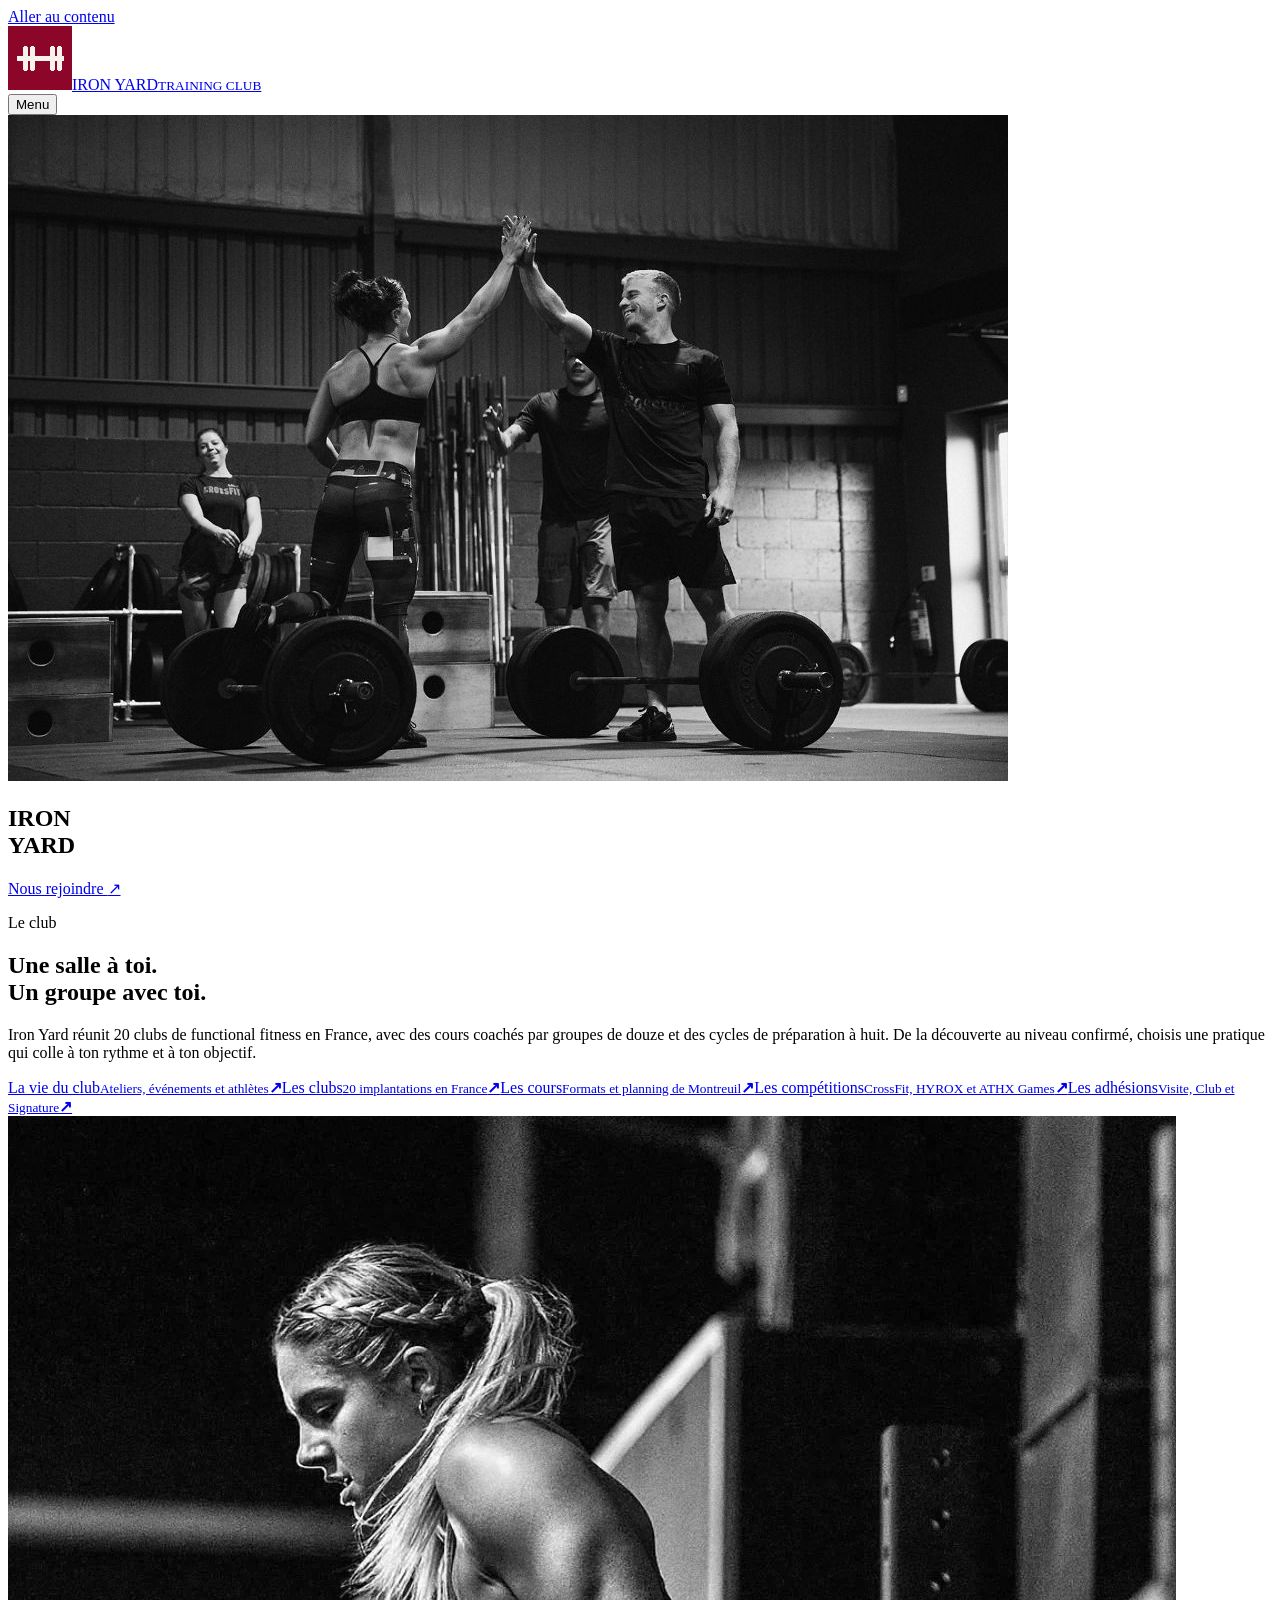
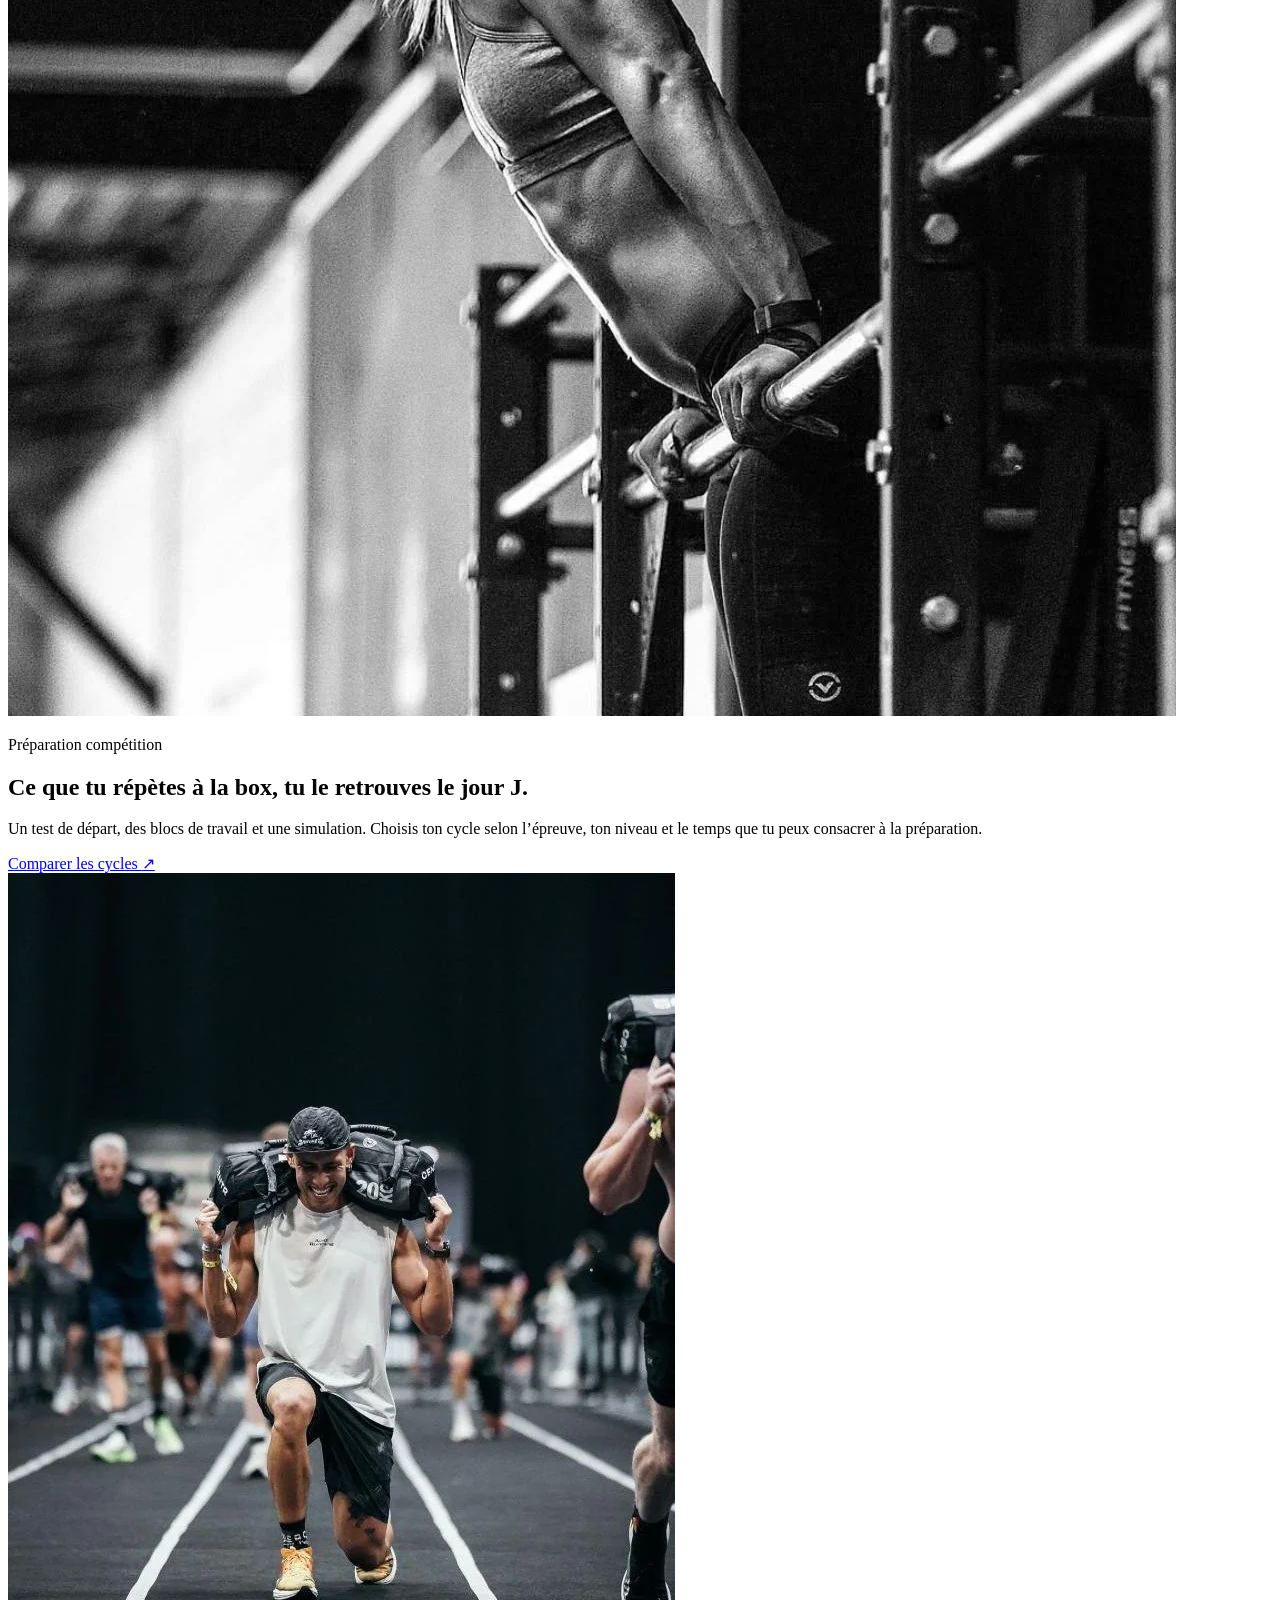
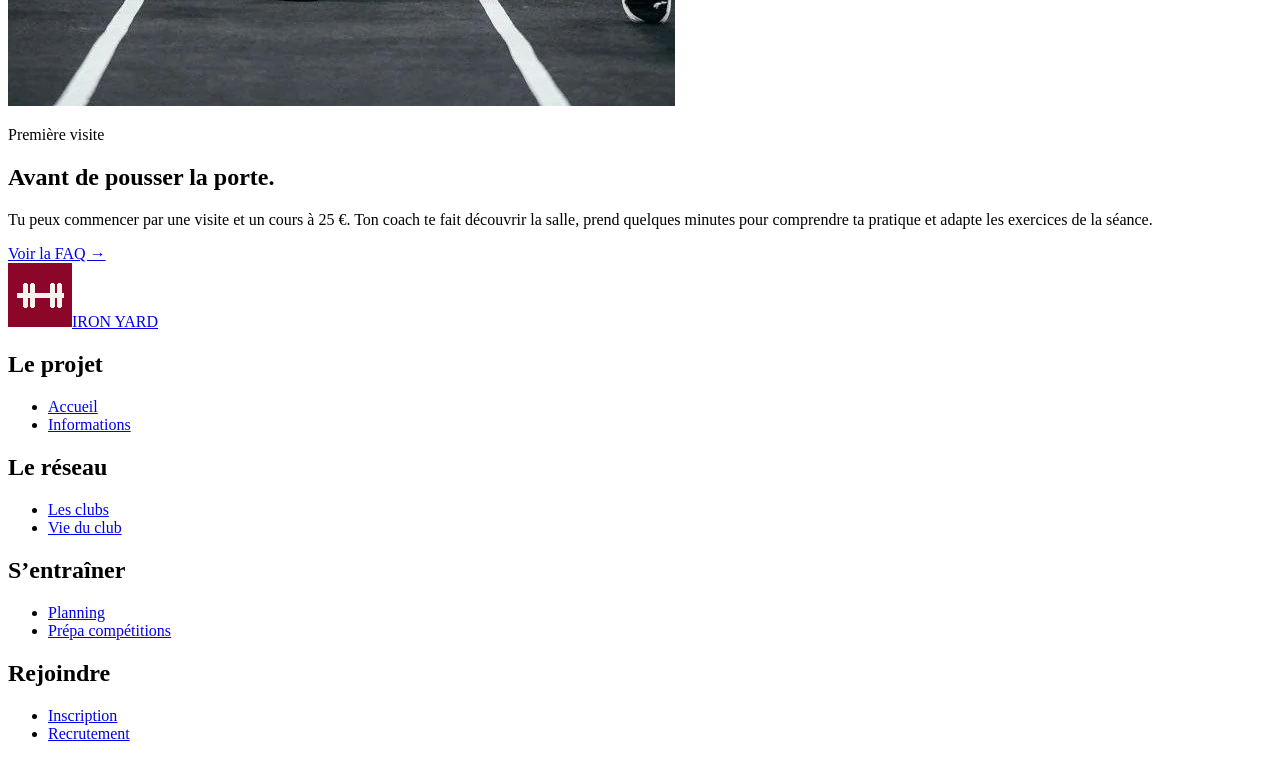
<file: index.html>
<!doctype html>
<html lang="fr">
<head>
<meta charset="utf-8">
<meta name="viewport" content="width=device-width, initial-scale=1">
<meta name="description" content="Réseau français de functional fitness. Cours coachés et préparation CrossFit, HYROX et ATHX Games.">
<meta name="theme-color" content="#191815">
<title>Iron Yard</title>
<link rel="icon" type="image/png" href="images/favicon.png">
<link rel="stylesheet" href="css/style.css">
</head>
<body class="page-index">
<a class="skip" href="#contenu">Aller au contenu</a>
<header class="club-mast">
 <div class="wrap mast-line">
  <a class="club-logotype" href="index.html"><img src="images/favicon.png" alt="" width="64" height="64"><span>IRON YARD<small>TRAINING CLUB</small></span></a>
  <div class="mast-actions"><button type="button" class="menu-open" aria-haspopup="dialog" aria-controls="club-navigation" hidden>Menu <span aria-hidden="true" class="menu-lines"></span></button></div>
 </div>
 <dialog id="club-navigation" class="menu-screen" aria-label="Menu">
  <div class="wrap mast-line"><span class="club-logotype">IRON YARD</span><form method="dialog"><button class="menu-close" autofocus>Fermer le menu <span aria-hidden="true">×</span></button></form></div>
  <nav aria-label="Navigation principale" class="wrap menu-directory"><section><h2>Le projet</h2><ul><li><a href="index.html" aria-current="page">Accueil <span aria-hidden="true">↗</span></a></li><li><a href="informations.html">Informations <span aria-hidden="true">↗</span></a></li></ul></section><section><h2>Le réseau</h2><ul><li><a href="box.html">Les clubs <span aria-hidden="true">↗</span></a></li><li><a href="vie-du-club.html">Vie du club <span aria-hidden="true">↗</span></a></li></ul></section><section><h2>S’entraîner</h2><ul><li><a href="cours.html">Planning <span aria-hidden="true">↗</span></a></li><li><a href="competitions.html">Prépa compétitions <span aria-hidden="true">↗</span></a></li></ul></section><section><h2>Rejoindre</h2><ul><li><a href="inscription.html">Inscription <span aria-hidden="true">↗</span></a></li><li><a href="recrutement.html">Recrutement <span aria-hidden="true">↗</span></a></li></ul></section></nav>
 </dialog>
</header>
<main id="contenu">

<section class="poster" aria-labelledby="titre">
  <img class="poster-photo" src="images/collectif-original.jpg" alt="Deux athlètes se tapent dans la main après leur séance" width="1000" height="666" fetchpriority="high">
  <div class="poster-inner">
    <h1 id="titre">IRON <br>YARD</h1>
    <div class="poster-caption"><a class="btn" href="inscription.html?objectif=essai#formulaire">Nous rejoindre <span aria-hidden="true">↗</span></a></div>
  </div>
</section>
<section class="wrap section contents">
  <div><p class="eyebrow">Le club</p><h2>Une salle à toi.<br>Un groupe avec toi.</h2><p>Iron Yard réunit 20 clubs de functional fitness en France, avec des cours coachés par groupes de douze et des cycles de préparation à huit. De la découverte au niveau confirmé, choisis une pratique qui colle à ton rythme et à ton objectif.</p></div>
  <nav aria-label="Explorer Iron Yard"><a href="vie-du-club.html"><span>La vie du club</span><small>Ateliers, événements et athlètes</small><b aria-hidden="true">↗</b></a><a href="box.html"><span>Les clubs</span><small>20 implantations en France</small><b aria-hidden="true">↗</b></a><a href="cours.html"><span>Les cours</span><small>Formats et planning de Montreuil</small><b aria-hidden="true">↗</b></a><a href="competitions.html"><span>Les compétitions</span><small>CrossFit, HYROX et ATHX Games</small><b aria-hidden="true">↗</b></a><a href="inscription.html#adhesions"><span>Les adhésions</span><small>Visite, Club et Signature</small><b aria-hidden="true">↗</b></a></nav>
</section>
<section class="photo-essay" aria-labelledby="prep">
  <img src="images/force.webp" alt="Athlète en appui sur une barre fixe" width="1168" height="1200" loading="lazy">
  <div><p class="eyebrow">Préparation compétition</p><h2 id="prep">Ce que tu répètes à la box, tu le retrouves le jour J.</h2><p>Un test de départ, des blocs de travail et une simulation. Choisis ton cycle selon l’épreuve, ton niveau et le temps que tu peux consacrer à la préparation.</p><a class="btn" href="competitions.html">Comparer les cycles <span aria-hidden="true">↗</span></a></div>
  <img src="images/hyrox.webp" alt="Athlète exécutant une fente avec un sac lesté" width="667" height="833" loading="lazy">
</section>
<section class="wrap section contents"><div><p class="eyebrow">Première visite</p><h2>Avant de pousser la porte.</h2></div><div><p>Tu peux commencer par une visite et un cours à 25 €. Ton coach te fait découvrir la salle, prend quelques minutes pour comprendre ta pratique et adapte les exercices de la séance.</p><a class="textlink" href="inscription.html#faq">Voir la FAQ →</a></div></section>
</main>
<footer class="footer network-footer">
 <div class="wrap footer-layout">
  <a class="club-logotype" href="index.html"><img src="images/favicon.png" alt="" width="64" height="64"><span>IRON YARD</span></a>
  <nav class="footer-directory" aria-label="Navigation de pied de page"><section><h2>Le projet</h2><ul><li><a href="index.html" aria-current="page">Accueil</a></li><li><a href="informations.html">Informations</a></li></ul></section><section><h2>Le réseau</h2><ul><li><a href="box.html">Les clubs</a></li><li><a href="vie-du-club.html">Vie du club</a></li></ul></section><section><h2>S’entraîner</h2><ul><li><a href="cours.html">Planning</a></li><li><a href="competitions.html">Prépa compétitions</a></li></ul></section><section><h2>Rejoindre</h2><ul><li><a href="inscription.html">Inscription</a></li><li><a href="recrutement.html">Recrutement</a></li></ul></section></nav>
 </div>
</footer>
<script defer src="js/menu.js"></script>
</body>
</html>
</file>
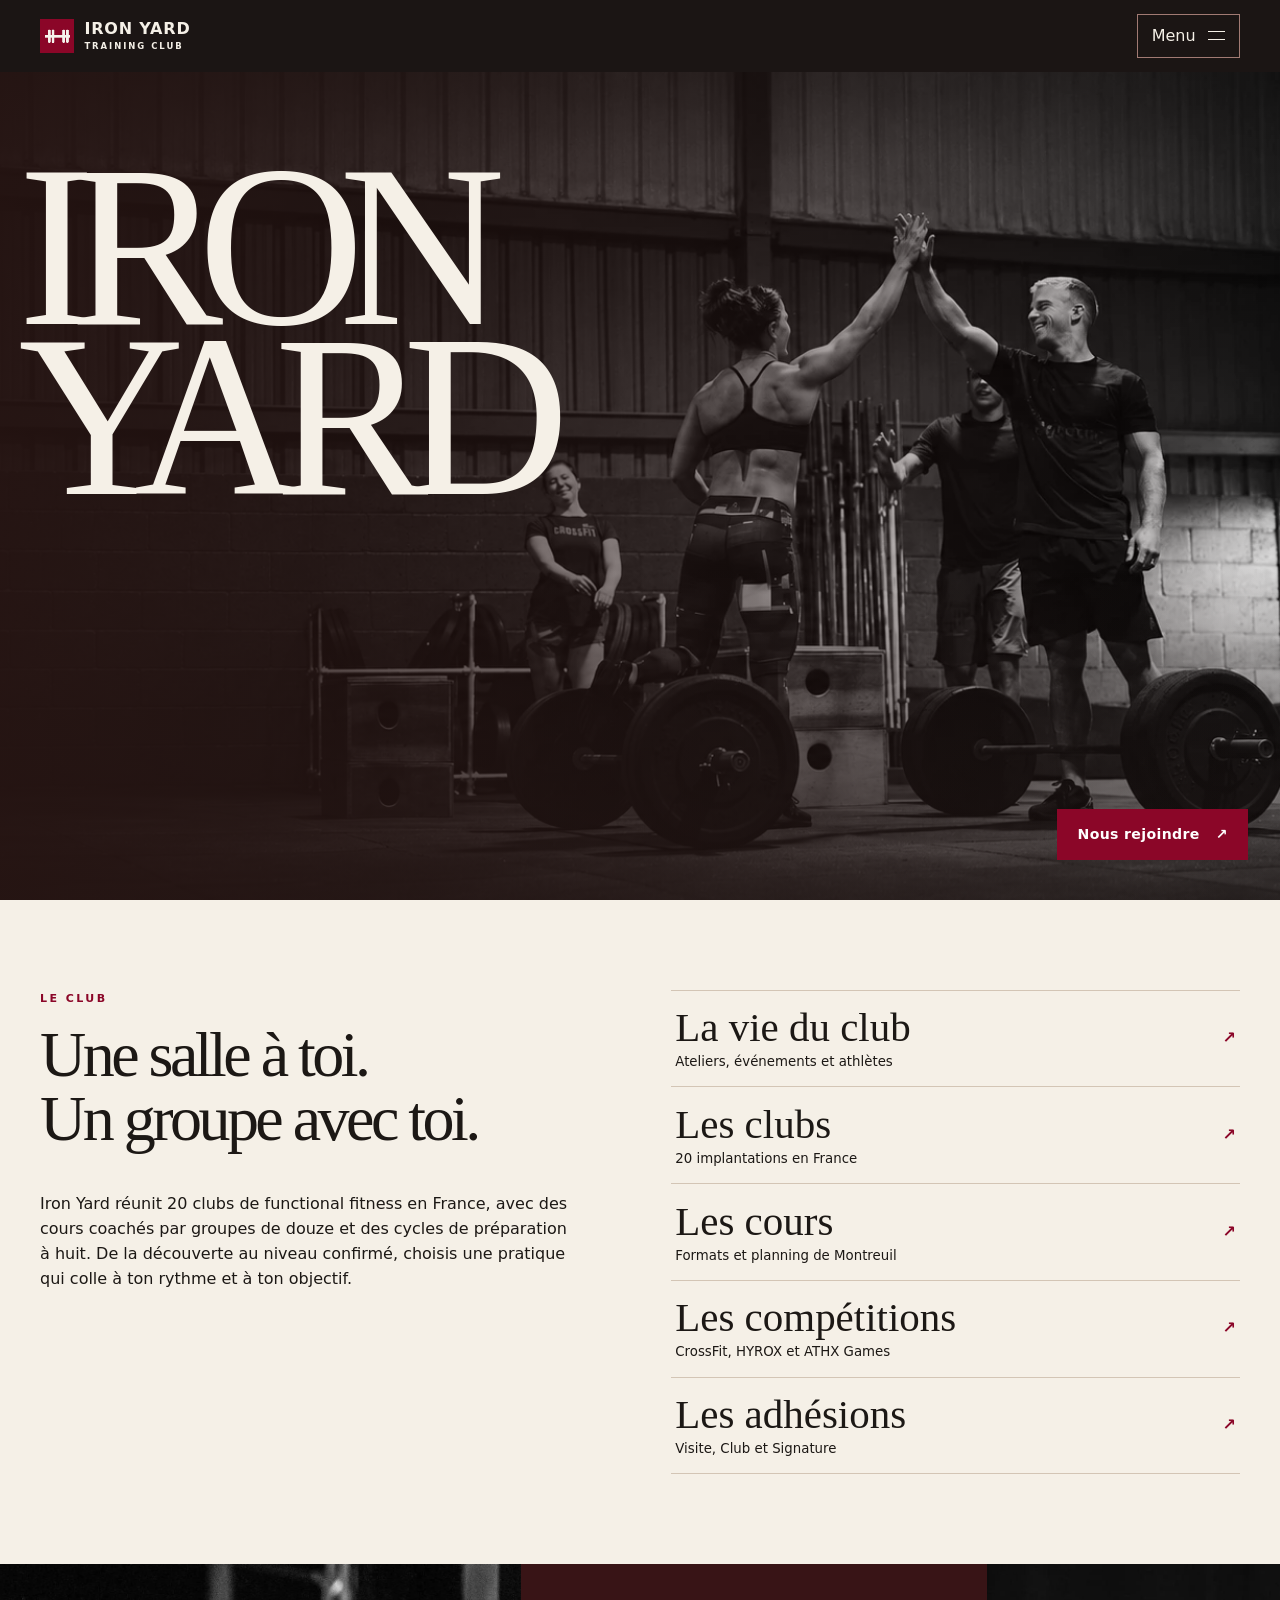
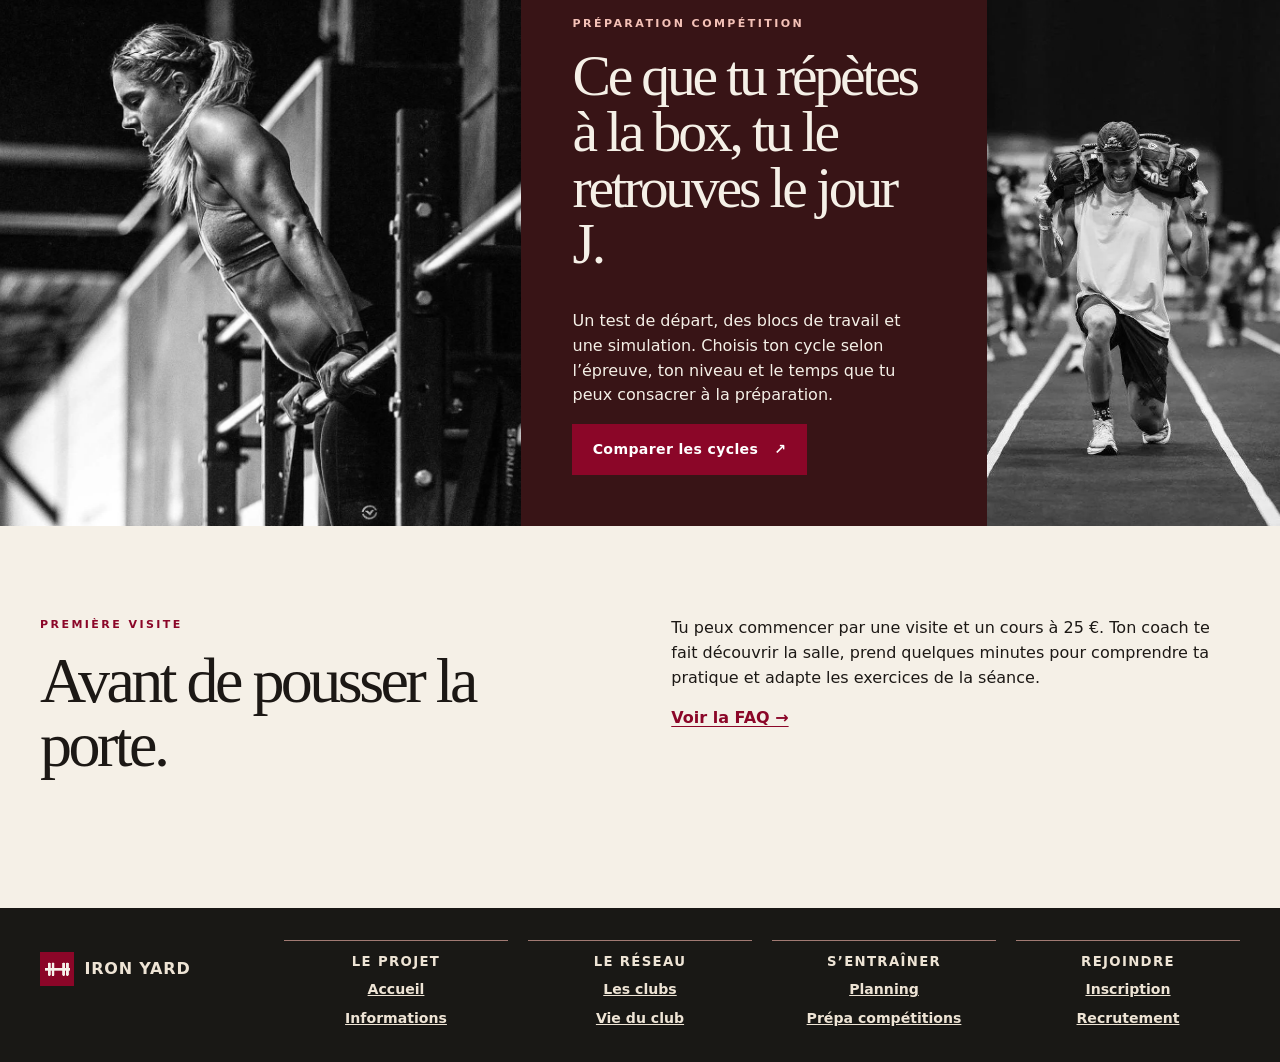
<file: Iron-Yard-Accueil/index.html>
<!doctype html>
<html lang="fr">
<head>
<meta charset="utf-8">
<meta name="viewport" content="width=device-width, initial-scale=1">
<meta name="description" content="Réseau français de functional fitness. Cours coachés et préparation CrossFit, HYROX et ATHX Games.">
<meta name="theme-color" content="#191815">
<title>Iron Yard</title>
<link rel="icon" type="image/png" href="images/favicon.png">
<link rel="stylesheet" href="css/style.css">
</head>
<body class="page-index">
<a class="skip" href="#contenu">Aller au contenu</a>
<header class="club-mast">
 <div class="wrap mast-line">
  <a class="club-logotype" href="index.html"><img src="images/favicon.png" alt="" width="64" height="64"><span>IRON YARD<small>TRAINING CLUB</small></span></a>
  <div class="mast-actions"><button type="button" class="menu-open" aria-haspopup="dialog" aria-controls="club-navigation" hidden>Menu <span aria-hidden="true" class="menu-lines"></span></button></div>
 </div>
 <dialog id="club-navigation" class="menu-screen" aria-label="Menu">
  <div class="wrap mast-line"><span class="club-logotype">IRON YARD</span><form method="dialog"><button class="menu-close" autofocus>Fermer le menu <span aria-hidden="true">×</span></button></form></div>
  <nav aria-label="Navigation principale" class="wrap menu-directory"><section><h2>Le projet</h2><ul><li><a href="index.html" aria-current="page">Accueil <span aria-hidden="true">↗</span></a></li><li><a href="informations.html">Informations <span aria-hidden="true">↗</span></a></li></ul></section><section><h2>Le réseau</h2><ul><li><a href="box.html">Les clubs <span aria-hidden="true">↗</span></a></li><li><a href="vie-du-club.html">Vie du club <span aria-hidden="true">↗</span></a></li></ul></section><section><h2>S’entraîner</h2><ul><li><a href="cours.html">Planning <span aria-hidden="true">↗</span></a></li><li><a href="competitions.html">Prépa compétitions <span aria-hidden="true">↗</span></a></li></ul></section><section><h2>Rejoindre</h2><ul><li><a href="inscription.html">Inscription <span aria-hidden="true">↗</span></a></li><li><a href="recrutement.html">Recrutement <span aria-hidden="true">↗</span></a></li></ul></section></nav>
 </dialog>
</header>
<main id="contenu">

<section class="poster" aria-labelledby="titre">
  <img class="poster-photo" src="images/accueil-salle.webp" alt="Deux athlètes se tapent dans la main après leur séance" width="1983" height="793" fetchpriority="high">
  <div class="poster-inner">
    <h1 id="titre">IRON <br>YARD</h1>
    <div class="poster-caption"><a class="btn" href="inscription.html?objectif=essai#formulaire">Nous rejoindre <span aria-hidden="true">↗</span></a></div>
  </div>
</section>
<section class="wrap section contents">
  <div><p class="eyebrow">Le club</p><h2>Une salle à toi.<br>Un groupe avec toi.</h2><p>Iron Yard réunit 20 clubs de functional fitness en France, avec des cours coachés par groupes de douze et des cycles de préparation à huit. De la découverte au niveau confirmé, choisis une pratique qui colle à ton rythme et à ton objectif.</p></div>
  <nav aria-label="Explorer Iron Yard"><a href="vie-du-club.html"><span>La vie du club</span><small>Ateliers, événements et athlètes</small><b aria-hidden="true">↗</b></a><a href="box.html"><span>Les clubs</span><small>20 implantations en France</small><b aria-hidden="true">↗</b></a><a href="cours.html"><span>Les cours</span><small>Formats et planning de Montreuil</small><b aria-hidden="true">↗</b></a><a href="competitions.html"><span>Les compétitions</span><small>CrossFit, HYROX et ATHX Games</small><b aria-hidden="true">↗</b></a><a href="inscription.html#adhesions"><span>Les adhésions</span><small>Visite, Club et Signature</small><b aria-hidden="true">↗</b></a></nav>
</section>
<section class="photo-essay" aria-labelledby="prep">
  <img src="images/force.webp" alt="Athlète en appui sur une barre fixe" width="1168" height="1200" loading="lazy">
  <div><p class="eyebrow">Préparation compétition</p><h2 id="prep">Ce que tu répètes à la box, tu le retrouves le jour J.</h2><p>Un test de départ, des blocs de travail et une simulation. Choisis ton cycle selon l’épreuve, ton niveau et le temps que tu peux consacrer à la préparation.</p><a class="btn" href="competitions.html">Comparer les cycles <span aria-hidden="true">↗</span></a></div>
  <img src="images/hyrox.webp" alt="Athlète exécutant une fente avec un sac lesté" width="667" height="833" loading="lazy">
</section>
<section class="wrap section contents"><div><p class="eyebrow">Première visite</p><h2>Avant de pousser la porte.</h2></div><div><p>Tu peux commencer par une visite et un cours à 25 €. Ton coach te fait découvrir la salle, prend quelques minutes pour comprendre ta pratique et adapte les exercices de la séance.</p><a class="textlink" href="inscription.html#faq">Voir la FAQ →</a></div></section>
</main>
<footer class="footer network-footer">
 <div class="wrap footer-layout">
  <a class="club-logotype" href="index.html"><img src="images/favicon.png" alt="" width="64" height="64"><span>IRON YARD</span></a>
  <nav class="footer-directory" aria-label="Navigation de pied de page"><section><h2>Le projet</h2><ul><li><a href="index.html" aria-current="page">Accueil</a></li><li><a href="informations.html">Informations</a></li></ul></section><section><h2>Le réseau</h2><ul><li><a href="box.html">Les clubs</a></li><li><a href="vie-du-club.html">Vie du club</a></li></ul></section><section><h2>S’entraîner</h2><ul><li><a href="cours.html">Planning</a></li><li><a href="competitions.html">Prépa compétitions</a></li></ul></section><section><h2>Rejoindre</h2><ul><li><a href="inscription.html">Inscription</a></li><li><a href="recrutement.html">Recrutement</a></li></ul></section></nav>
 </div>
</footer>
<script defer src="js/menu.js"></script>
</body>
</html>
</file>
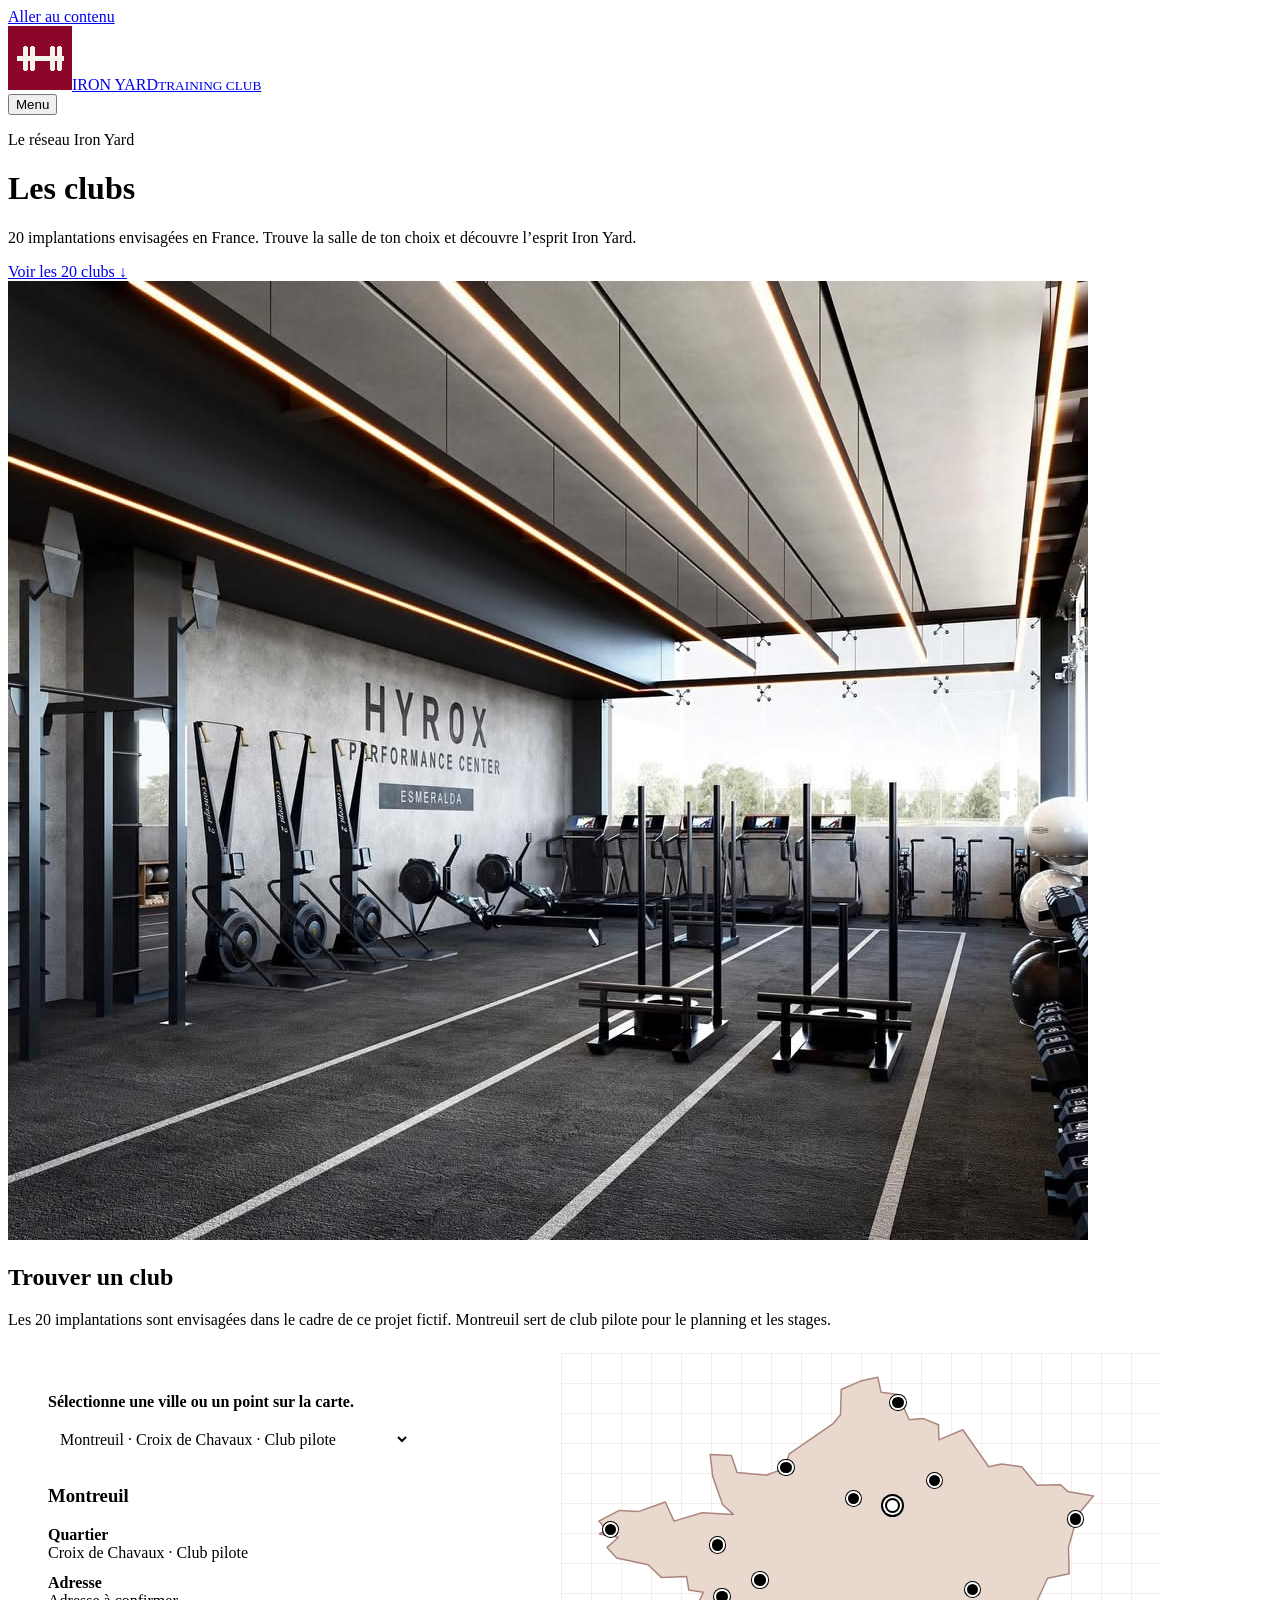
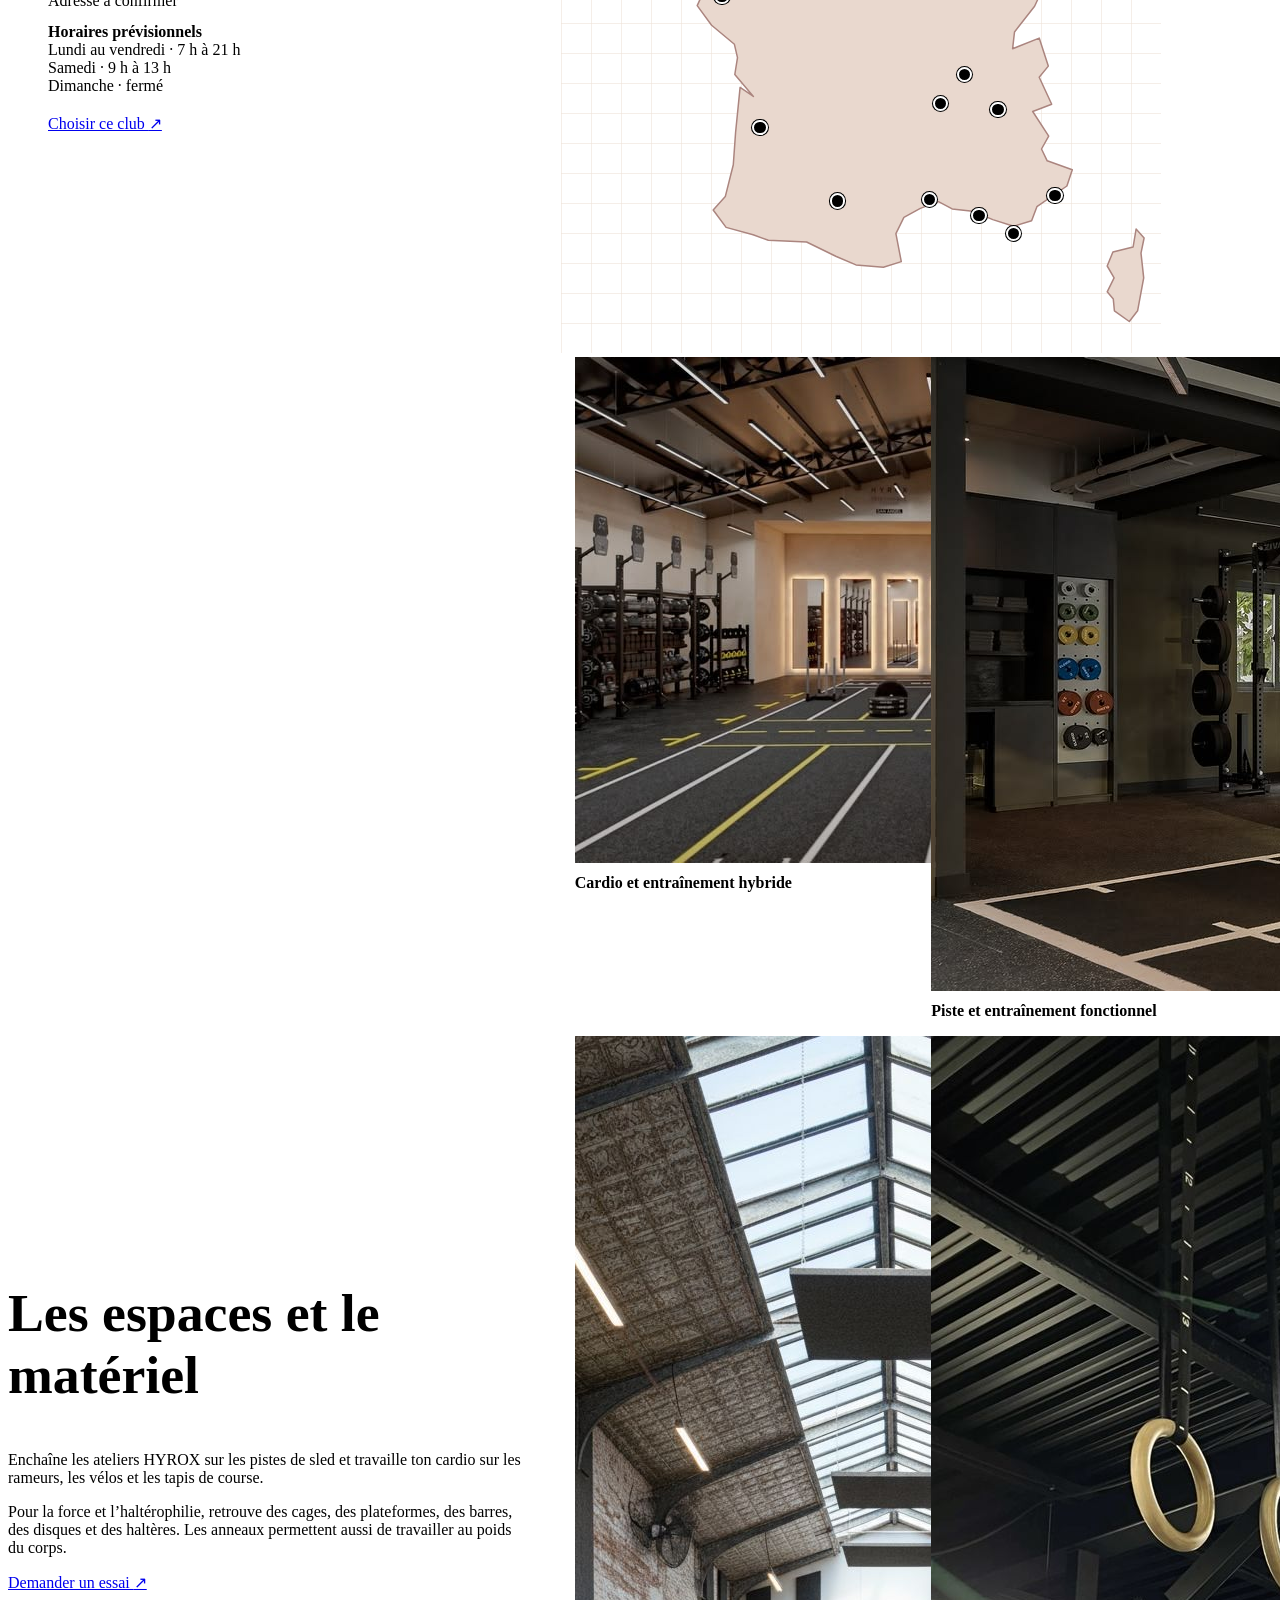
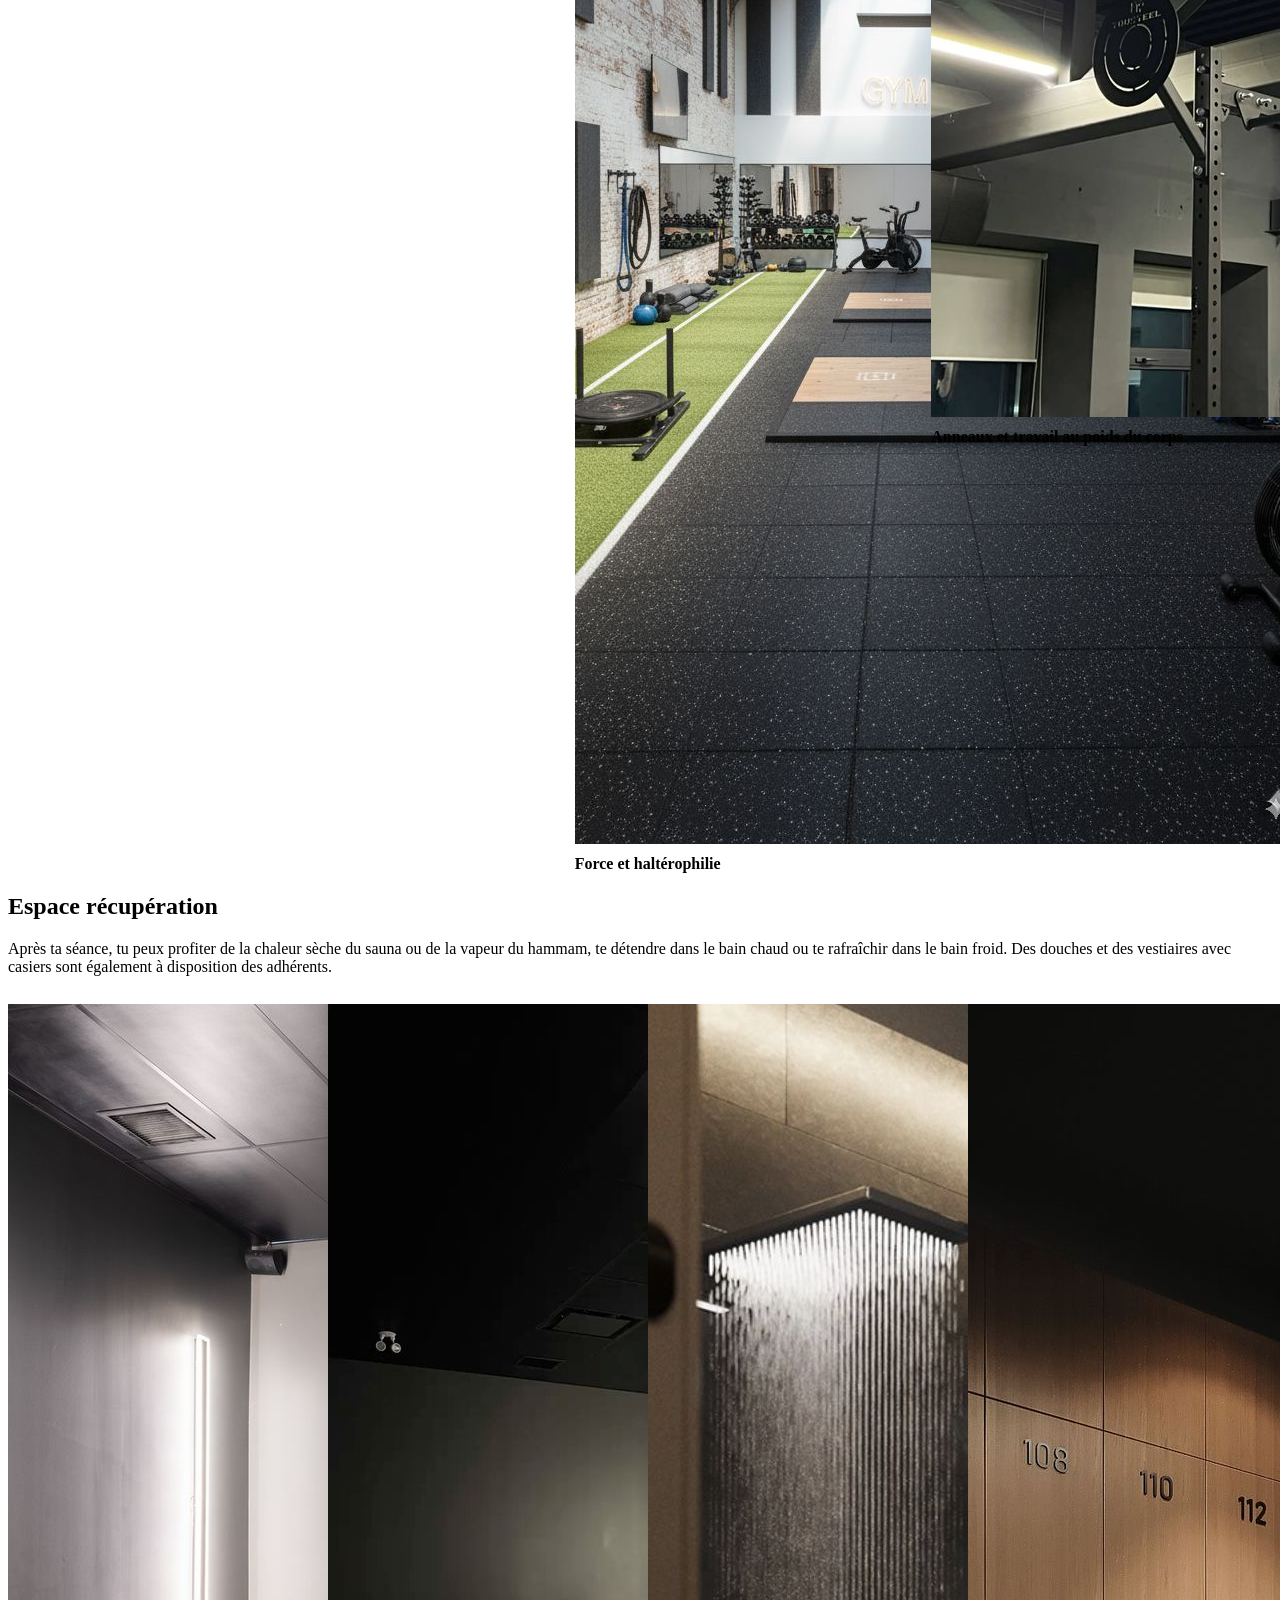
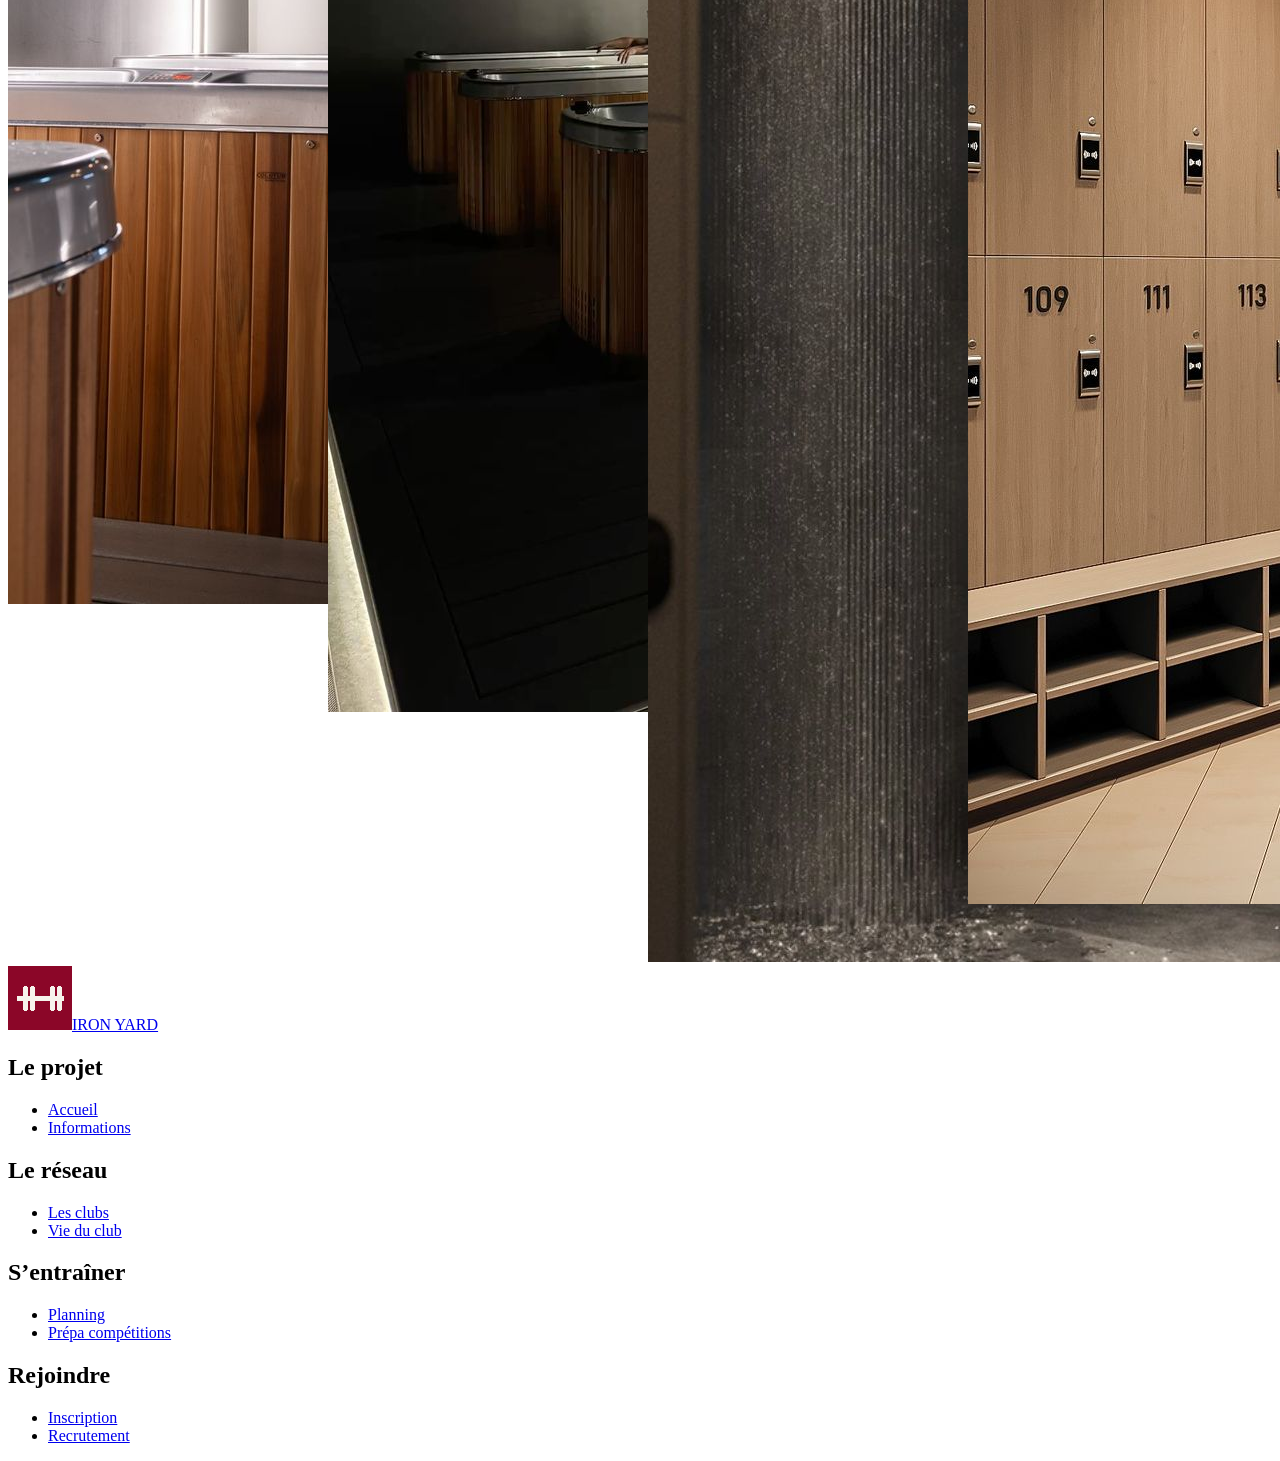
<file: box.html>
<!doctype html>
<html lang="fr">
<head>
<meta charset="utf-8">
<meta name="viewport" content="width=device-width, initial-scale=1">
<meta name="description" content="Explore les implantations Iron Yard, les salles d’entraînement et les espaces de récupération.">
<meta name="theme-color" content="#191815">
<title>Les clubs | Iron Yard</title>
<link rel="icon" type="image/png" href="images/favicon.png">
<link rel="stylesheet" href="css/style.css">
</head>
<body class="page-box">
<a class="skip" href="#contenu">Aller au contenu</a>
<header class="club-mast">
 <div class="wrap mast-line">
  <a class="club-logotype" href="index.html"><img src="images/favicon.png" alt="" width="64" height="64"><span>IRON YARD<small>TRAINING CLUB</small></span></a>
  <div class="mast-actions"><button type="button" class="menu-open" aria-haspopup="dialog" aria-controls="club-navigation" hidden>Menu <span aria-hidden="true" class="menu-lines"></span></button></div>
 </div>
 <dialog id="club-navigation" class="menu-screen" aria-label="Menu">
  <div class="wrap mast-line"><span class="club-logotype">IRON YARD</span><form method="dialog"><button class="menu-close" autofocus>Fermer le menu <span aria-hidden="true">×</span></button></form></div>
  <nav aria-label="Navigation principale" class="wrap menu-directory"><section><h2>Le projet</h2><ul><li><a href="index.html">Accueil <span aria-hidden="true">↗</span></a></li><li><a href="informations.html">Informations <span aria-hidden="true">↗</span></a></li></ul></section><section><h2>Le réseau</h2><ul><li><a href="box.html" aria-current="page">Les clubs <span aria-hidden="true">↗</span></a></li><li><a href="vie-du-club.html">Vie du club <span aria-hidden="true">↗</span></a></li></ul></section><section><h2>S’entraîner</h2><ul><li><a href="cours.html">Planning <span aria-hidden="true">↗</span></a></li><li><a href="competitions.html">Prépa compétitions <span aria-hidden="true">↗</span></a></li></ul></section><section><h2>Rejoindre</h2><ul><li><a href="inscription.html">Inscription <span aria-hidden="true">↗</span></a></li><li><a href="recrutement.html">Recrutement <span aria-hidden="true">↗</span></a></li></ul></section></nav>
 </dialog>
</header>
<main id="contenu">
<header class="club-atlas"><div class="wrap"><p class="eyebrow">Le réseau Iron Yard</p><h1>Les clubs</h1><p class="lede">20 implantations envisagées en France. Trouve la salle de ton choix et découvre l’esprit Iron Yard.</p><a class="btn" href="#annuaire">Voir les 20 clubs ↓</a></div><img src="images/club-hybride.jpg" alt="Salle avec ergomètres, sleds et couloirs d’entraînement" width="1080" height="959" decoding="async" fetchpriority="high"></header>
<section class="wrap section" id="annuaire" aria-labelledby="titre-annuaire">
  <h2 id="titre-annuaire">Trouver un club</h2>
  <p>Les 20 implantations sont envisagées dans le cadre de ce projet fictif. Montreuil sert de club pilote pour le planning et les stages.</p>
  <div class="club-locator" hidden>
    <div class="club-panel">
      <label for="club-choice">Sélectionne une ville ou un point sur la carte.</label>
      <select id="club-choice">
      <option value="0">Paris · Nation</option>
      <option value="1" selected>Montreuil · Croix de Chavaux · Club pilote</option>
      <option value="2">Lille · Euralille</option>
      <option value="3">Strasbourg · Neudorf</option>
      <option value="4">Reims · Centre</option>
      <option value="5">Dijon · Centre</option>
      <option value="6">Nantes · Île de Nantes</option>
      <option value="7">Rennes · Centre</option>
      <option value="8">Angers · Saint-Serge</option>
      <option value="9">Le Havre · Docks</option>
      <option value="10">Brest · Port de commerce</option>
      <option value="11">Bordeaux · Bassins à flot</option>
      <option value="12">Toulouse · Montaudran</option>
      <option value="13">Lyon · Confluence</option>
      <option value="14">Marseille · La Joliette</option>
      <option value="15">Nice · Arenas</option>
      <option value="16">Montpellier · Port Marianne</option>
      <option value="17">Grenoble · Presqu’île</option>
      <option value="18">Toulon · Centre</option>
      <option value="19">Saint-Étienne · Châteaucreux</option>
      </select>
      <div class="club-sheets" aria-live="polite">
    <article class="club-sheet" data-club-sheet="0" hidden>
      <h3>Paris</h3>
      <dl>
        <dt>Quartier</dt><dd>Nation</dd>
        <dt>Adresse</dt><dd>Adresse à confirmer</dd>
        <dt>Horaires prévisionnels</dt>
        <dd>Lundi au vendredi · 7 h à 21 h<br>Samedi · 9 h à 13 h<br>Dimanche · fermé</dd>
      </dl>
      <a class="textlink" href="inscription.html?club=Paris#formulaire">Choisir ce club <span aria-hidden="true">↗</span></a>
    </article>
    <article class="club-sheet" data-club-sheet="1">
      <h3>Montreuil</h3>
      <dl>
        <dt>Quartier</dt><dd>Croix de Chavaux · Club pilote</dd>
        <dt>Adresse</dt><dd>Adresse à confirmer</dd>
        <dt>Horaires prévisionnels</dt>
        <dd>Lundi au vendredi · 7 h à 21 h<br>Samedi · 9 h à 13 h<br>Dimanche · fermé</dd>
      </dl>
      <a class="textlink" href="inscription.html?club=Montreuil#formulaire">Choisir ce club <span aria-hidden="true">↗</span></a>
    </article>
    <article class="club-sheet" data-club-sheet="2" hidden>
      <h3>Lille</h3>
      <dl>
        <dt>Quartier</dt><dd>Euralille</dd>
        <dt>Adresse</dt><dd>Adresse à confirmer</dd>
        <dt>Horaires prévisionnels</dt>
        <dd>Lundi au vendredi · 7 h à 21 h<br>Samedi · 9 h à 13 h<br>Dimanche · fermé</dd>
      </dl>
      <a class="textlink" href="inscription.html?club=Lille#formulaire">Choisir ce club <span aria-hidden="true">↗</span></a>
    </article>
    <article class="club-sheet" data-club-sheet="3" hidden>
      <h3>Strasbourg</h3>
      <dl>
        <dt>Quartier</dt><dd>Neudorf</dd>
        <dt>Adresse</dt><dd>Adresse à confirmer</dd>
        <dt>Horaires prévisionnels</dt>
        <dd>Lundi au vendredi · 7 h à 21 h<br>Samedi · 9 h à 13 h<br>Dimanche · fermé</dd>
      </dl>
      <a class="textlink" href="inscription.html?club=Strasbourg#formulaire">Choisir ce club <span aria-hidden="true">↗</span></a>
    </article>
    <article class="club-sheet" data-club-sheet="4" hidden>
      <h3>Reims</h3>
      <dl>
        <dt>Quartier</dt><dd>Centre</dd>
        <dt>Adresse</dt><dd>Adresse à confirmer</dd>
        <dt>Horaires prévisionnels</dt>
        <dd>Lundi au vendredi · 7 h à 21 h<br>Samedi · 9 h à 13 h<br>Dimanche · fermé</dd>
      </dl>
      <a class="textlink" href="inscription.html?club=Reims#formulaire">Choisir ce club <span aria-hidden="true">↗</span></a>
    </article>
    <article class="club-sheet" data-club-sheet="5" hidden>
      <h3>Dijon</h3>
      <dl>
        <dt>Quartier</dt><dd>Centre</dd>
        <dt>Adresse</dt><dd>Adresse à confirmer</dd>
        <dt>Horaires prévisionnels</dt>
        <dd>Lundi au vendredi · 7 h à 21 h<br>Samedi · 9 h à 13 h<br>Dimanche · fermé</dd>
      </dl>
      <a class="textlink" href="inscription.html?club=Dijon#formulaire">Choisir ce club <span aria-hidden="true">↗</span></a>
    </article>
    <article class="club-sheet" data-club-sheet="6" hidden>
      <h3>Nantes</h3>
      <dl>
        <dt>Quartier</dt><dd>Île de Nantes</dd>
        <dt>Adresse</dt><dd>Adresse à confirmer</dd>
        <dt>Horaires prévisionnels</dt>
        <dd>Lundi au vendredi · 7 h à 21 h<br>Samedi · 9 h à 13 h<br>Dimanche · fermé</dd>
      </dl>
      <a class="textlink" href="inscription.html?club=Nantes#formulaire">Choisir ce club <span aria-hidden="true">↗</span></a>
    </article>
    <article class="club-sheet" data-club-sheet="7" hidden>
      <h3>Rennes</h3>
      <dl>
        <dt>Quartier</dt><dd>Centre</dd>
        <dt>Adresse</dt><dd>Adresse à confirmer</dd>
        <dt>Horaires prévisionnels</dt>
        <dd>Lundi au vendredi · 7 h à 21 h<br>Samedi · 9 h à 13 h<br>Dimanche · fermé</dd>
      </dl>
      <a class="textlink" href="inscription.html?club=Rennes#formulaire">Choisir ce club <span aria-hidden="true">↗</span></a>
    </article>
    <article class="club-sheet" data-club-sheet="8" hidden>
      <h3>Angers</h3>
      <dl>
        <dt>Quartier</dt><dd>Saint-Serge</dd>
        <dt>Adresse</dt><dd>Adresse à confirmer</dd>
        <dt>Horaires prévisionnels</dt>
        <dd>Lundi au vendredi · 7 h à 21 h<br>Samedi · 9 h à 13 h<br>Dimanche · fermé</dd>
      </dl>
      <a class="textlink" href="inscription.html?club=Angers#formulaire">Choisir ce club <span aria-hidden="true">↗</span></a>
    </article>
    <article class="club-sheet" data-club-sheet="9" hidden>
      <h3>Le Havre</h3>
      <dl>
        <dt>Quartier</dt><dd>Docks</dd>
        <dt>Adresse</dt><dd>Adresse à confirmer</dd>
        <dt>Horaires prévisionnels</dt>
        <dd>Lundi au vendredi · 7 h à 21 h<br>Samedi · 9 h à 13 h<br>Dimanche · fermé</dd>
      </dl>
      <a class="textlink" href="inscription.html?club=Le%20Havre#formulaire">Choisir ce club <span aria-hidden="true">↗</span></a>
    </article>
    <article class="club-sheet" data-club-sheet="10" hidden>
      <h3>Brest</h3>
      <dl>
        <dt>Quartier</dt><dd>Port de commerce</dd>
        <dt>Adresse</dt><dd>Adresse à confirmer</dd>
        <dt>Horaires prévisionnels</dt>
        <dd>Lundi au vendredi · 7 h à 21 h<br>Samedi · 9 h à 13 h<br>Dimanche · fermé</dd>
      </dl>
      <a class="textlink" href="inscription.html?club=Brest#formulaire">Choisir ce club <span aria-hidden="true">↗</span></a>
    </article>
    <article class="club-sheet" data-club-sheet="11" hidden>
      <h3>Bordeaux</h3>
      <dl>
        <dt>Quartier</dt><dd>Bassins à flot</dd>
        <dt>Adresse</dt><dd>Adresse à confirmer</dd>
        <dt>Horaires prévisionnels</dt>
        <dd>Lundi au vendredi · 7 h à 21 h<br>Samedi · 9 h à 13 h<br>Dimanche · fermé</dd>
      </dl>
      <a class="textlink" href="inscription.html?club=Bordeaux#formulaire">Choisir ce club <span aria-hidden="true">↗</span></a>
    </article>
    <article class="club-sheet" data-club-sheet="12" hidden>
      <h3>Toulouse</h3>
      <dl>
        <dt>Quartier</dt><dd>Montaudran</dd>
        <dt>Adresse</dt><dd>Adresse à confirmer</dd>
        <dt>Horaires prévisionnels</dt>
        <dd>Lundi au vendredi · 7 h à 21 h<br>Samedi · 9 h à 13 h<br>Dimanche · fermé</dd>
      </dl>
      <a class="textlink" href="inscription.html?club=Toulouse#formulaire">Choisir ce club <span aria-hidden="true">↗</span></a>
    </article>
    <article class="club-sheet" data-club-sheet="13" hidden>
      <h3>Lyon</h3>
      <dl>
        <dt>Quartier</dt><dd>Confluence</dd>
        <dt>Adresse</dt><dd>Adresse à confirmer</dd>
        <dt>Horaires prévisionnels</dt>
        <dd>Lundi au vendredi · 7 h à 21 h<br>Samedi · 9 h à 13 h<br>Dimanche · fermé</dd>
      </dl>
      <a class="textlink" href="inscription.html?club=Lyon#formulaire">Choisir ce club <span aria-hidden="true">↗</span></a>
    </article>
    <article class="club-sheet" data-club-sheet="14" hidden>
      <h3>Marseille</h3>
      <dl>
        <dt>Quartier</dt><dd>La Joliette</dd>
        <dt>Adresse</dt><dd>Adresse à confirmer</dd>
        <dt>Horaires prévisionnels</dt>
        <dd>Lundi au vendredi · 7 h à 21 h<br>Samedi · 9 h à 13 h<br>Dimanche · fermé</dd>
      </dl>
      <a class="textlink" href="inscription.html?club=Marseille#formulaire">Choisir ce club <span aria-hidden="true">↗</span></a>
    </article>
    <article class="club-sheet" data-club-sheet="15" hidden>
      <h3>Nice</h3>
      <dl>
        <dt>Quartier</dt><dd>Arenas</dd>
        <dt>Adresse</dt><dd>Adresse à confirmer</dd>
        <dt>Horaires prévisionnels</dt>
        <dd>Lundi au vendredi · 7 h à 21 h<br>Samedi · 9 h à 13 h<br>Dimanche · fermé</dd>
      </dl>
      <a class="textlink" href="inscription.html?club=Nice#formulaire">Choisir ce club <span aria-hidden="true">↗</span></a>
    </article>
    <article class="club-sheet" data-club-sheet="16" hidden>
      <h3>Montpellier</h3>
      <dl>
        <dt>Quartier</dt><dd>Port Marianne</dd>
        <dt>Adresse</dt><dd>Adresse à confirmer</dd>
        <dt>Horaires prévisionnels</dt>
        <dd>Lundi au vendredi · 7 h à 21 h<br>Samedi · 9 h à 13 h<br>Dimanche · fermé</dd>
      </dl>
      <a class="textlink" href="inscription.html?club=Montpellier#formulaire">Choisir ce club <span aria-hidden="true">↗</span></a>
    </article>
    <article class="club-sheet" data-club-sheet="17" hidden>
      <h3>Grenoble</h3>
      <dl>
        <dt>Quartier</dt><dd>Presqu’île</dd>
        <dt>Adresse</dt><dd>Adresse à confirmer</dd>
        <dt>Horaires prévisionnels</dt>
        <dd>Lundi au vendredi · 7 h à 21 h<br>Samedi · 9 h à 13 h<br>Dimanche · fermé</dd>
      </dl>
      <a class="textlink" href="inscription.html?club=Grenoble#formulaire">Choisir ce club <span aria-hidden="true">↗</span></a>
    </article>
    <article class="club-sheet" data-club-sheet="18" hidden>
      <h3>Toulon</h3>
      <dl>
        <dt>Quartier</dt><dd>Centre</dd>
        <dt>Adresse</dt><dd>Adresse à confirmer</dd>
        <dt>Horaires prévisionnels</dt>
        <dd>Lundi au vendredi · 7 h à 21 h<br>Samedi · 9 h à 13 h<br>Dimanche · fermé</dd>
      </dl>
      <a class="textlink" href="inscription.html?club=Toulon#formulaire">Choisir ce club <span aria-hidden="true">↗</span></a>
    </article>
    <article class="club-sheet" data-club-sheet="19" hidden>
      <h3>Saint-Étienne</h3>
      <dl>
        <dt>Quartier</dt><dd>Châteaucreux</dd>
        <dt>Adresse</dt><dd>Adresse à confirmer</dd>
        <dt>Horaires prévisionnels</dt>
        <dd>Lundi au vendredi · 7 h à 21 h<br>Samedi · 9 h à 13 h<br>Dimanche · fermé</dd>
      </dl>
      <a class="textlink" href="inscription.html?club=Saint-%C3%89tienne#formulaire">Choisir ce club <span aria-hidden="true">↗</span></a>
    </article>
      </div>
    </div>
    <div class="club-map" role="group" aria-label="Carte de France métropolitaine">
      <img src="images/france-metropolitaine.svg" alt="" width="600" height="600">
    <button type="button" class="club-pin" style="--x:48.667%;--y:24.100%" data-club="0" aria-label="Paris · Nation" aria-pressed="false" title="Paris"></button>
    <button type="button" class="club-pin" style="--x:55.253%;--y:25.340%" data-club="1" aria-label="Montreuil · Croix de Chavaux · Club pilote" aria-pressed="true" title="Montreuil"></button>
    <button type="button" class="club-pin" style="--x:56.140%;--y:8.227%" data-club="2" aria-label="Lille · Euralille" aria-pressed="false" title="Lille"></button>
    <button type="button" class="club-pin" style="--x:85.780%;--y:27.547%" data-club="3" aria-label="Strasbourg · Neudorf" aria-pressed="false" title="Strasbourg"></button>
    <button type="button" class="club-pin" style="--x:62.157%;--y:21.107%" data-club="4" aria-label="Reims · Centre" aria-pressed="false" title="Reims"></button>
    <button type="button" class="club-pin" style="--x:68.553%;--y:39.213%" data-club="5" aria-label="Dijon · Centre" aria-pressed="false" title="Dijon"></button>
    <button type="button" class="club-pin" style="--x:26.817%;--y:40.333%" data-club="6" aria-label="Nantes · Île de Nantes" aria-pressed="false" title="Nantes"></button>
    <button type="button" class="club-pin" style="--x:25.993%;--y:31.840%" data-club="7" aria-label="Rennes · Centre" aria-pressed="false" title="Rennes"></button>
    <button type="button" class="club-pin" style="--x:33.150%;--y:37.627%" data-club="8" aria-label="Angers · Saint-Serge" aria-pressed="false" title="Angers"></button>
    <button type="button" class="club-pin" style="--x:37.457%;--y:18.960%" data-club="9" aria-label="Le Havre · Docks" aria-pressed="false" title="Le Havre"></button>
    <button type="button" class="club-pin" style="--x:8.260%;--y:29.320%" data-club="10" aria-label="Brest · Port de commerce" aria-pressed="false" title="Brest"></button>
    <button type="button" class="club-pin" style="--x:33.150%;--y:62.080%" data-club="11" aria-label="Bordeaux · Bassins à flot" aria-pressed="false" title="Bordeaux"></button>
    <button type="button" class="club-pin" style="--x:46.007%;--y:74.213%" data-club="12" aria-label="Toulouse · Montaudran" aria-pressed="false" title="Toulouse"></button>
    <button type="button" class="club-pin" style="--x:67.160%;--y:53.293%" data-club="13" aria-label="Lyon · Confluence" aria-pressed="false" title="Lyon"></button>
    <button type="button" class="club-pin" style="--x:69.643%;--y:76.640%" data-club="14" aria-label="Marseille · La Joliette" aria-pressed="false" title="Marseille"></button>
    <button type="button" class="club-pin" style="--x:82.297%;--y:73.280%" data-club="15" aria-label="Nice · Arenas" aria-pressed="false" title="Nice"></button>
    <button type="button" class="club-pin" style="--x:61.397%;--y:73.933%" data-club="16" aria-label="Montpellier · Port Marianne" aria-pressed="false" title="Montpellier"></button>
    <button type="button" class="club-pin" style="--x:72.797%;--y:59.093%" data-club="17" aria-label="Grenoble · Presqu’île" aria-pressed="false" title="Grenoble"></button>
    <button type="button" class="club-pin" style="--x:75.357%;--y:79.580%" data-club="18" aria-label="Toulon · Centre" aria-pressed="false" title="Toulon"></button>
    <button type="button" class="club-pin" style="--x:63.167%;--y:58.093%" data-club="19" aria-label="Saint-Étienne · Châteaucreux" aria-pressed="false" title="Saint-Étienne"></button>
    </div>
  </div>
  <noscript>
<div class="city-directory"><section class="city-region"><h3>Île-de-France</h3><ul><li><a href="inscription.html?club=Paris#formulaire"><span><strong>Paris</strong><small>Nation</small></span><span aria-hidden="true">↗</span></a></li><li><a href="inscription.html?club=Montreuil#formulaire"><span><strong>Montreuil</strong><small>Croix de Chavaux · Club pilote</small></span><span aria-hidden="true">↗</span></a></li></ul></section><section class="city-region"><h3>Nord et Est</h3><ul><li><a href="inscription.html?club=Lille#formulaire"><span><strong>Lille</strong><small>Euralille</small></span><span aria-hidden="true">↗</span></a></li><li><a href="inscription.html?club=Strasbourg#formulaire"><span><strong>Strasbourg</strong><small>Neudorf</small></span><span aria-hidden="true">↗</span></a></li><li><a href="inscription.html?club=Reims#formulaire"><span><strong>Reims</strong><small>Centre</small></span><span aria-hidden="true">↗</span></a></li><li><a href="inscription.html?club=Dijon#formulaire"><span><strong>Dijon</strong><small>Centre</small></span><span aria-hidden="true">↗</span></a></li></ul></section><section class="city-region"><h3>Ouest</h3><ul><li><a href="inscription.html?club=Nantes#formulaire"><span><strong>Nantes</strong><small>Île de Nantes</small></span><span aria-hidden="true">↗</span></a></li><li><a href="inscription.html?club=Rennes#formulaire"><span><strong>Rennes</strong><small>Centre</small></span><span aria-hidden="true">↗</span></a></li><li><a href="inscription.html?club=Angers#formulaire"><span><strong>Angers</strong><small>Saint-Serge</small></span><span aria-hidden="true">↗</span></a></li><li><a href="inscription.html?club=Le%20Havre#formulaire"><span><strong>Le Havre</strong><small>Docks</small></span><span aria-hidden="true">↗</span></a></li><li><a href="inscription.html?club=Brest#formulaire"><span><strong>Brest</strong><small>Port de commerce</small></span><span aria-hidden="true">↗</span></a></li></ul></section><section class="city-region"><h3>Sud-Ouest</h3><ul><li><a href="inscription.html?club=Bordeaux#formulaire"><span><strong>Bordeaux</strong><small>Bassins à flot</small></span><span aria-hidden="true">↗</span></a></li><li><a href="inscription.html?club=Toulouse#formulaire"><span><strong>Toulouse</strong><small>Montaudran</small></span><span aria-hidden="true">↗</span></a></li></ul></section><section class="city-region"><h3>Sud-Est</h3><ul><li><a href="inscription.html?club=Lyon#formulaire"><span><strong>Lyon</strong><small>Confluence</small></span><span aria-hidden="true">↗</span></a></li><li><a href="inscription.html?club=Marseille#formulaire"><span><strong>Marseille</strong><small>La Joliette</small></span><span aria-hidden="true">↗</span></a></li><li><a href="inscription.html?club=Nice#formulaire"><span><strong>Nice</strong><small>Arenas</small></span><span aria-hidden="true">↗</span></a></li><li><a href="inscription.html?club=Montpellier#formulaire"><span><strong>Montpellier</strong><small>Port Marianne</small></span><span aria-hidden="true">↗</span></a></li><li><a href="inscription.html?club=Grenoble#formulaire"><span><strong>Grenoble</strong><small>Presqu’île</small></span><span aria-hidden="true">↗</span></a></li><li><a href="inscription.html?club=Toulon#formulaire"><span><strong>Toulon</strong><small>Centre</small></span><span aria-hidden="true">↗</span></a></li><li><a href="inscription.html?club=Saint-%C3%89tienne#formulaire"><span><strong>Saint-Étienne</strong><small>Châteaucreux</small></span><span aria-hidden="true">↗</span></a></li></ul></section></div>
  </noscript>
</section>
<section class="section club-spaces" aria-labelledby="titre-espaces">
  <div class="wrap club-spaces-layout">
    <div>
      <h2 id="titre-espaces">Les espaces et le matériel</h2>
      <p>Enchaîne les ateliers HYROX sur les pistes de sled et travaille ton cardio sur les rameurs, les vélos et les tapis de course.</p>
      <p>Pour la force et l’haltérophilie, retrouve des cages, des plateformes, des barres, des disques et des haltères. Les anneaux permettent aussi de travailler au poids du corps.</p>
      <a class="btn" href="inscription.html?objectif=essai#formulaire">Demander un essai <span aria-hidden="true">↗</span></a>
    </div>
    <div class="club-training-photos" role="group" aria-label="Photos des salles">
    <figure>
      <img src="images/salle-hybride.jpg" alt="Piste de sled, rameurs et tapis de course alignés" width="900" height="506" loading="lazy" decoding="async">
      <figcaption>Cardio et entraînement hybride</figcaption>
    </figure>
    <figure>
      <img src="images/salle-piste.jpg" alt="Piste noire, racks et vélos dans une salle d’entraînement" width="1198" height="634" loading="lazy" decoding="async">
      <figcaption>Piste et entraînement fonctionnel</figcaption>
    </figure>
    <figure>
      <img src="images/salle-force.jpg" alt="Plateformes d’haltérophilie, cages et piste sous une verrière" width="736" height="1408" loading="lazy" decoding="async">
      <figcaption>Force et haltérophilie</figcaption>
    </figure>
    <figure>
      <img src="images/salle-anneaux.jpg" alt="Anneaux de gymnastique suspendus au-dessus d’une cage" width="736" height="981" loading="lazy" decoding="async">
      <figcaption>Anneaux et travail au poids du corps</figcaption>
    </figure>
    </div>
  </div>
</section>
<section class="dark section" id="recuperation" aria-labelledby="titre-recuperation">
  <div class="wrap">
    <h2 id="titre-recuperation">Espace récupération</h2>
    <p class="lede">Après ta séance, tu peux profiter de la chaleur sèche du sauna ou de la vapeur du hammam, te détendre dans le bain chaud ou te rafraîchir dans le bain froid. Des douches et des vestiaires avec casiers sont également à disposition des adhérents.</p>
    <div class="club-recovery-photos">
    <figure>
      <img src="images/recuperation-bains.jpg" alt="Bains en bois dans un espace de récupération" width="1200" height="1200" loading="lazy" decoding="async">
    </figure>
    <figure>
      <img src="images/recuperation-immersion.jpg" alt="Une personne en immersion dans un bain en bois" width="736" height="1308" loading="lazy" decoding="async">
    </figure>
    <figure>
      <img src="images/recuperation-douches.jpg" alt="Deux douches à effet pluie dans une pièce carrelée" width="1199" height="1558" loading="lazy" decoding="async">
    </figure>
    <figure>
      <img src="images/recuperation-vestiaires.jpg" alt="Casiers en bois et banc dans les vestiaires" width="1200" height="1500" loading="lazy" decoding="async">
    </figure>
    </div>
  </div>
</section>
</main>
<footer class="footer network-footer">
 <div class="wrap footer-layout">
  <a class="club-logotype" href="index.html"><img src="images/favicon.png" alt="" width="64" height="64"><span>IRON YARD</span></a>
  <nav class="footer-directory" aria-label="Navigation de pied de page"><section><h2>Le projet</h2><ul><li><a href="index.html">Accueil</a></li><li><a href="informations.html">Informations</a></li></ul></section><section><h2>Le réseau</h2><ul><li><a href="box.html" aria-current="page">Les clubs</a></li><li><a href="vie-du-club.html">Vie du club</a></li></ul></section><section><h2>S’entraîner</h2><ul><li><a href="cours.html">Planning</a></li><li><a href="competitions.html">Prépa compétitions</a></li></ul></section><section><h2>Rejoindre</h2><ul><li><a href="inscription.html">Inscription</a></li><li><a href="recrutement.html">Recrutement</a></li></ul></section></nav>
 </div>
</footer>
<script defer src="js/menu.js"></script>
<script defer src="js/clubs.js"></script>
</body>
</html>
</file>
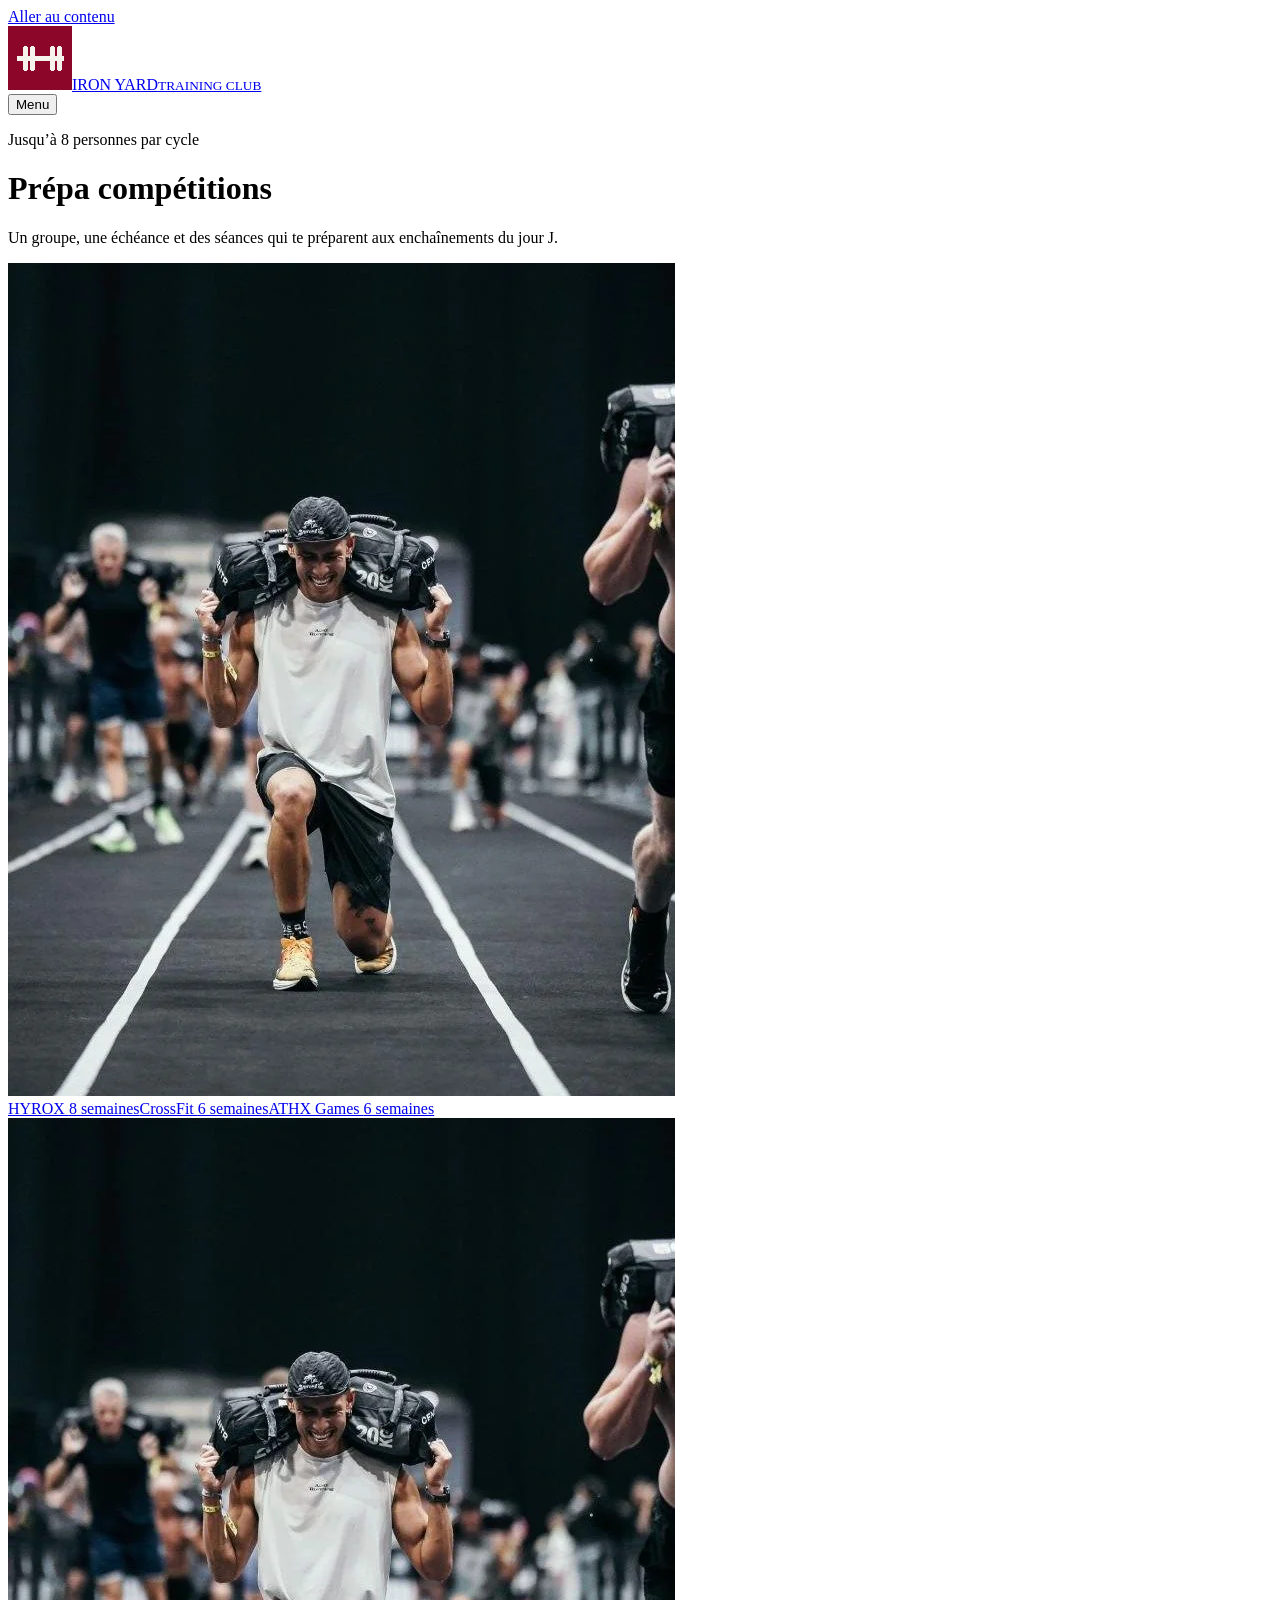
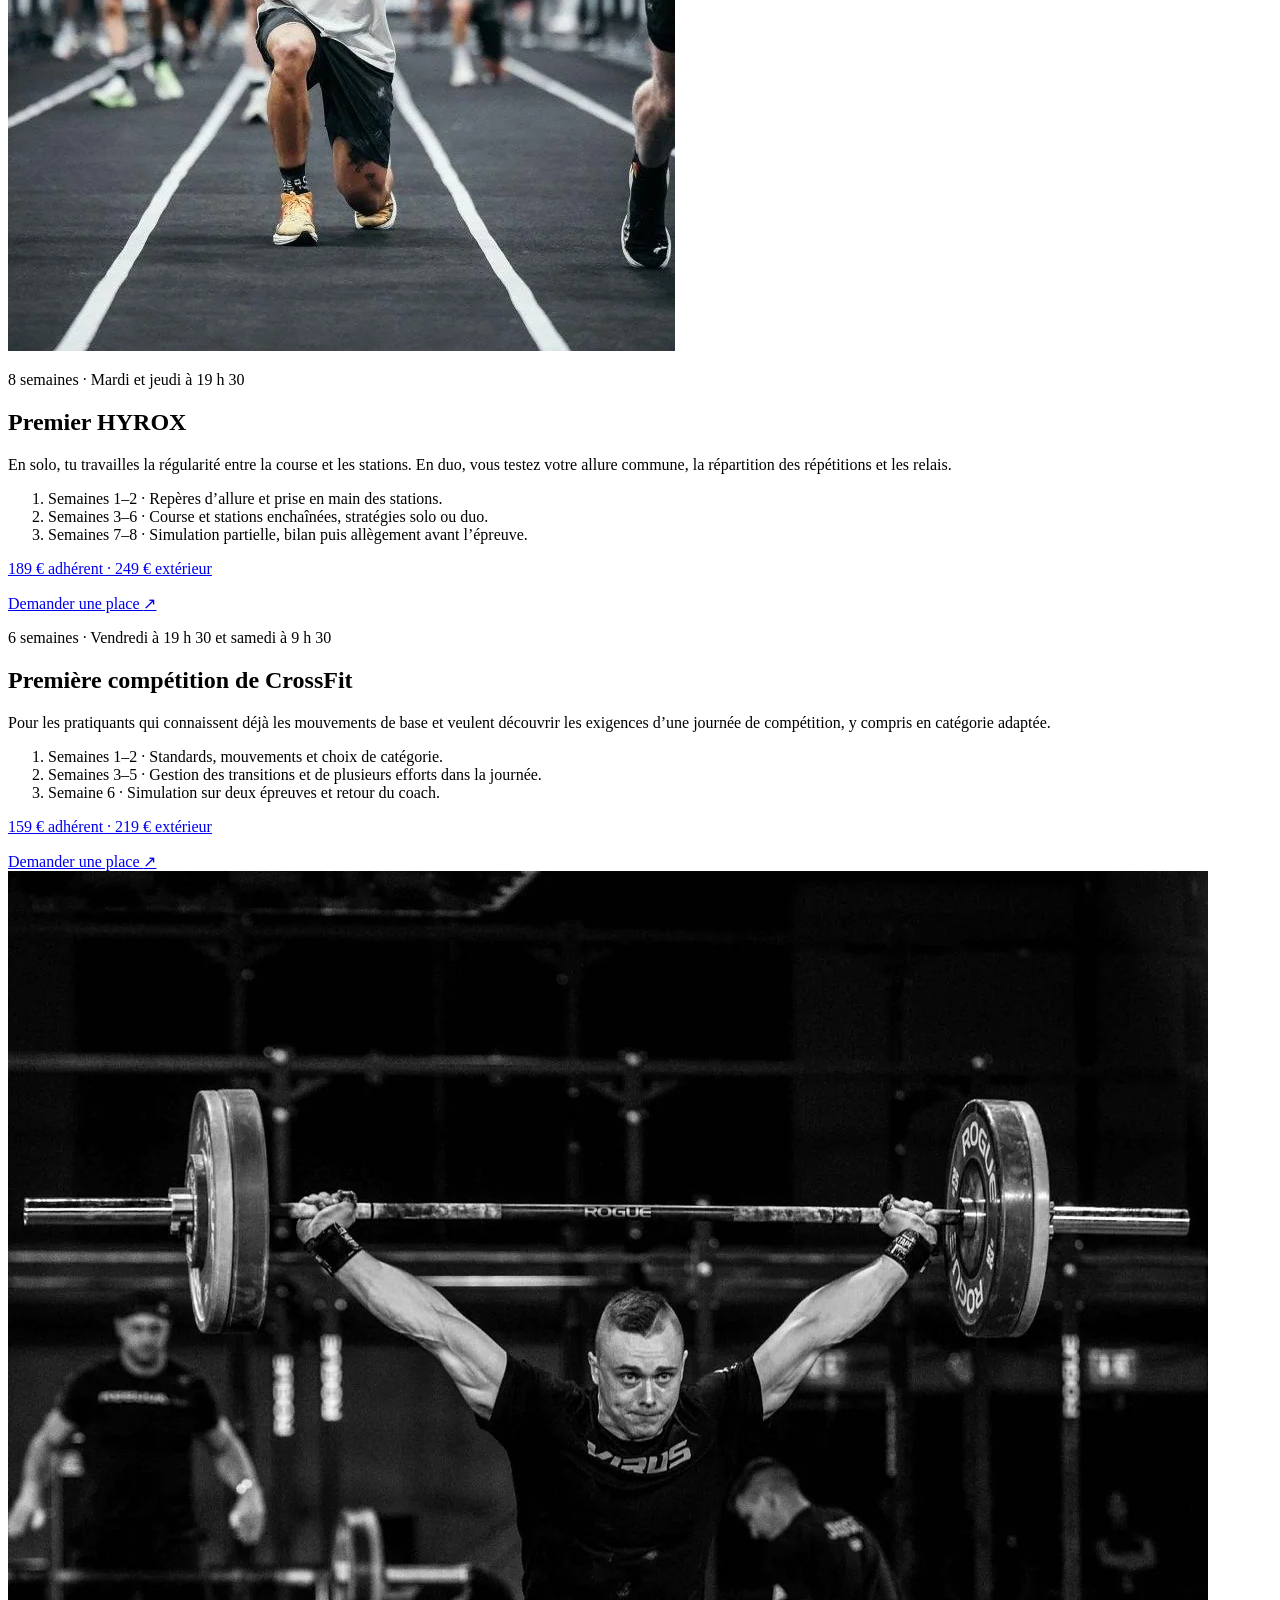
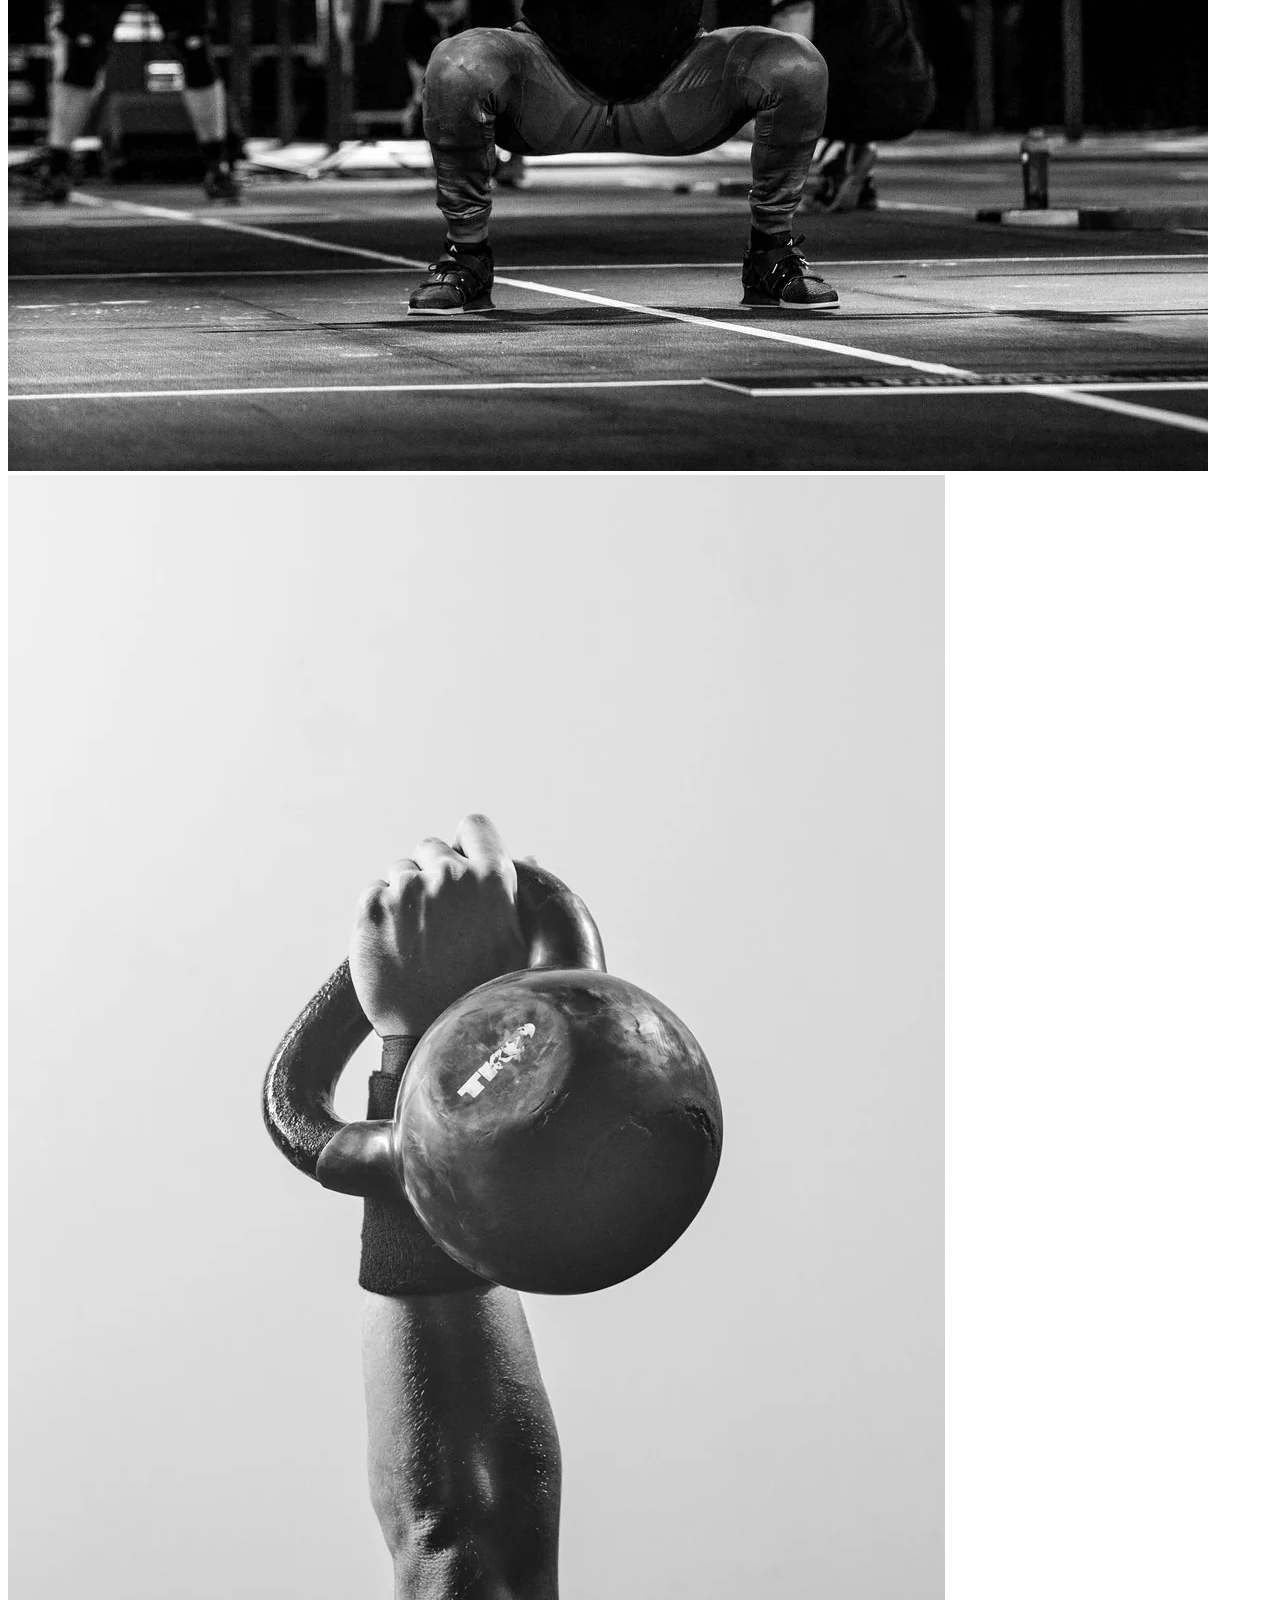
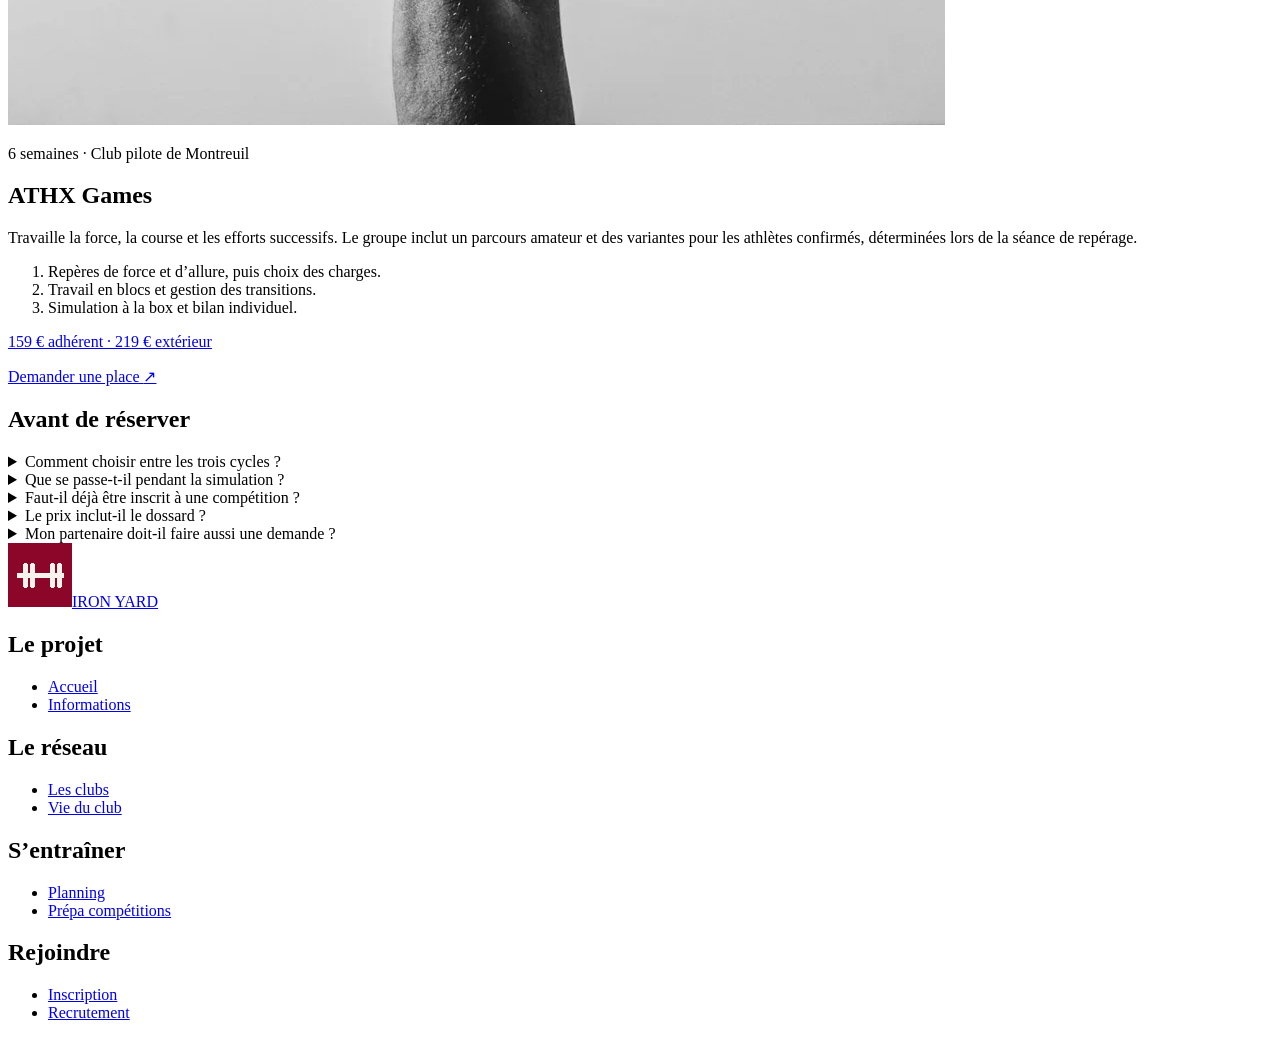
<file: competitions.html>
<!doctype html>
<html lang="fr">
<head>
<meta charset="utf-8">
<meta name="viewport" content="width=device-width, initial-scale=1">
<meta name="description" content="Cycles en petits groupes pour préparer un HYROX, une compétition de CrossFit ou les ATHX Games.">
<meta name="theme-color" content="#191815">
<title>Prépa compétitions | Iron Yard</title>
<link rel="icon" type="image/png" href="images/favicon.png">
<link rel="stylesheet" href="css/style.css">
</head>
<body class="page-competitions">
<a class="skip" href="#contenu">Aller au contenu</a>
<header class="club-mast">
 <div class="wrap mast-line">
  <a class="club-logotype" href="index.html"><img src="images/favicon.png" alt="" width="64" height="64"><span>IRON YARD<small>TRAINING CLUB</small></span></a>
  <div class="mast-actions"><button type="button" class="menu-open" aria-haspopup="dialog" aria-controls="club-navigation" hidden>Menu <span aria-hidden="true" class="menu-lines"></span></button></div>
 </div>
 <dialog id="club-navigation" class="menu-screen" aria-label="Menu">
  <div class="wrap mast-line"><span class="club-logotype">IRON YARD</span><form method="dialog"><button class="menu-close" autofocus>Fermer le menu <span aria-hidden="true">×</span></button></form></div>
  <nav aria-label="Navigation principale" class="wrap menu-directory"><section><h2>Le projet</h2><ul><li><a href="index.html">Accueil <span aria-hidden="true">↗</span></a></li><li><a href="informations.html">Informations <span aria-hidden="true">↗</span></a></li></ul></section><section><h2>Le réseau</h2><ul><li><a href="box.html">Les clubs <span aria-hidden="true">↗</span></a></li><li><a href="vie-du-club.html">Vie du club <span aria-hidden="true">↗</span></a></li></ul></section><section><h2>S’entraîner</h2><ul><li><a href="cours.html">Planning <span aria-hidden="true">↗</span></a></li><li><a href="competitions.html" aria-current="page">Prépa compétitions <span aria-hidden="true">↗</span></a></li></ul></section><section><h2>Rejoindre</h2><ul><li><a href="inscription.html">Inscription <span aria-hidden="true">↗</span></a></li><li><a href="recrutement.html">Recrutement <span aria-hidden="true">↗</span></a></li></ul></section></nav>
 </dialog>
</header>
<main id="contenu">
<header class="race-cover"><div class="wrap"><p class="eyebrow">Jusqu’à 8 personnes par cycle</p><h1>Prépa compétitions</h1><p class="lede">Un groupe, une échéance et des séances qui te préparent aux enchaînements du jour J.</p></div><img src="images/hyrox.webp" alt="" width="667" height="833" fetchpriority="high"></header>
<nav class="wrap cycle-index" aria-label="Les cycles"><a href="#hyrox">HYROX <span>8 semaines</span></a><a href="#crossfit">CrossFit <span>6 semaines</span></a><a href="#athx">ATHX Games <span>6 semaines</span></a></nav><section class="wrap section split programme" id="hyrox"><img src="images/hyrox.webp" alt="Athlète en pleine épreuve de fentes avec sac" loading=lazy decoding="async" width="667" height="833"><div><p class="eyebrow">8 semaines · Mardi et jeudi à 19 h 30</p><h2>Premier HYROX</h2><p>En solo, tu travailles la régularité entre la course et les stations. En duo, vous testez votre allure commune, la répartition des répétitions et les relais.</p><ol class="cycle-steps"><li>Semaines 1–2 · Repères d’allure et prise en main des stations.</li><li>Semaines 3–6 · Course et stations enchaînées, stratégies solo ou duo.</li><li>Semaines 7–8 · Simulation partielle, bilan puis allègement avant l’épreuve.</li></ol><p><a class="inline-link" href="inscription.html#cycles">189 € adhérent · 249 € extérieur</a></p><a class="btn " href="inscription.html?objectif=hyrox#formulaire">Demander une place <span aria-hidden="true">↗</span></a></div></section>
<section class="dark section" id="crossfit"><div class="wrap split programme"><div><p class="eyebrow">6 semaines · Vendredi à 19 h 30 et samedi à 9 h 30</p><h2>Première compétition de CrossFit</h2><p>Pour les pratiquants qui connaissent déjà les mouvements de base et veulent découvrir les exigences d’une journée de compétition, y compris en catégorie adaptée.</p><ol class="cycle-steps"><li>Semaines 1–2 · Standards, mouvements et choix de catégorie.</li><li>Semaines 3–5 · Gestion des transitions et de plusieurs efforts dans la journée.</li><li>Semaine 6 · Simulation sur deux épreuves et retour du coach.</li></ol><p><a class="inline-link" href="inscription.html#cycles">159 € adhérent · 219 € extérieur</a></p><a class="btn " href="inscription.html?objectif=crossfit#formulaire">Demander une place <span aria-hidden="true">↗</span></a></div><img src="images/halterophilie.webp" alt="Athlète en position basse d’arraché avec la barre au-dessus de la tête" loading=lazy decoding="async" width="1200" height="1200"></div></section>
<section class="wrap section split programme" id="athx"><img src="images/kettlebell.webp" alt="Une main tient un kettlebell au-dessus de la tête" loading="lazy" decoding="async" width="937" height="1250"><div><p class="eyebrow">6 semaines · Club pilote de Montreuil</p><h2>ATHX Games</h2><p>Travaille la force, la course et les efforts successifs. Le groupe inclut un parcours amateur et des variantes pour les athlètes confirmés, déterminées lors de la séance de repérage.</p><ol class="cycle-steps"><li>Repères de force et d’allure, puis choix des charges.</li><li>Travail en blocs et gestion des transitions.</li><li>Simulation à la box et bilan individuel.</li></ol><p><a class="inline-link" href="inscription.html#cycles">159 € adhérent · 219 € extérieur</a></p><a class="btn" href="inscription.html?objectif=athx#formulaire">Demander une place <span aria-hidden="true">↗</span></a></div></section><section class="wrap tight"><h2>Avant de réserver</h2><details><summary>Comment choisir entre les trois cycles ?</summary><p>HYROX te prépare aux enchaînements course et stations. Le cycle CrossFit travaille les standards de mouvements et la gestion de plusieurs épreuves. Le cycle ATHX Games te fait travailler par blocs avec des efforts de force et d’endurance. Si tu hésites, indique ton objectif et ton expérience dans le questionnaire.</p></details><details><summary>Que se passe-t-il pendant la simulation ?</summary><p>On reproduit une partie des enchaînements pour te permettre de tester tes repères, puis tu prends le temps de faire le point avec un coach. En duo, vous testez aussi vos relais et la répartition de l’effort.</p></details><details><summary>Faut-il déjà être inscrit à une compétition ?</summary><p>Tu peux indiquer une épreuve envisagée. Si tu as une date, elle nous aide à t’orienter vers le cycle correspondant.</p></details><details><summary>Le prix inclut-il le dossard ?</summary><p>Le prix couvre les séances du cycle et la simulation. L’inscription à l’événement se fait auprès de son organisateur.</p></details><details><summary>Mon partenaire doit-il faire aussi une demande ?</summary><p>Oui, chaque personne renseigne ses coordonnées elle-même. Indique le format duo dans ta demande pour que le coach puisse vous orienter.</p></details></section>
</main>
<footer class="footer network-footer">
 <div class="wrap footer-layout">
  <a class="club-logotype" href="index.html"><img src="images/favicon.png" alt="" width="64" height="64"><span>IRON YARD</span></a>
  <nav class="footer-directory" aria-label="Navigation de pied de page"><section><h2>Le projet</h2><ul><li><a href="index.html">Accueil</a></li><li><a href="informations.html">Informations</a></li></ul></section><section><h2>Le réseau</h2><ul><li><a href="box.html">Les clubs</a></li><li><a href="vie-du-club.html">Vie du club</a></li></ul></section><section><h2>S’entraîner</h2><ul><li><a href="cours.html">Planning</a></li><li><a href="competitions.html" aria-current="page">Prépa compétitions</a></li></ul></section><section><h2>Rejoindre</h2><ul><li><a href="inscription.html">Inscription</a></li><li><a href="recrutement.html">Recrutement</a></li></ul></section></nav>
 </div>
</footer>
<script defer src="js/menu.js"></script>
</body>
</html>
</file>
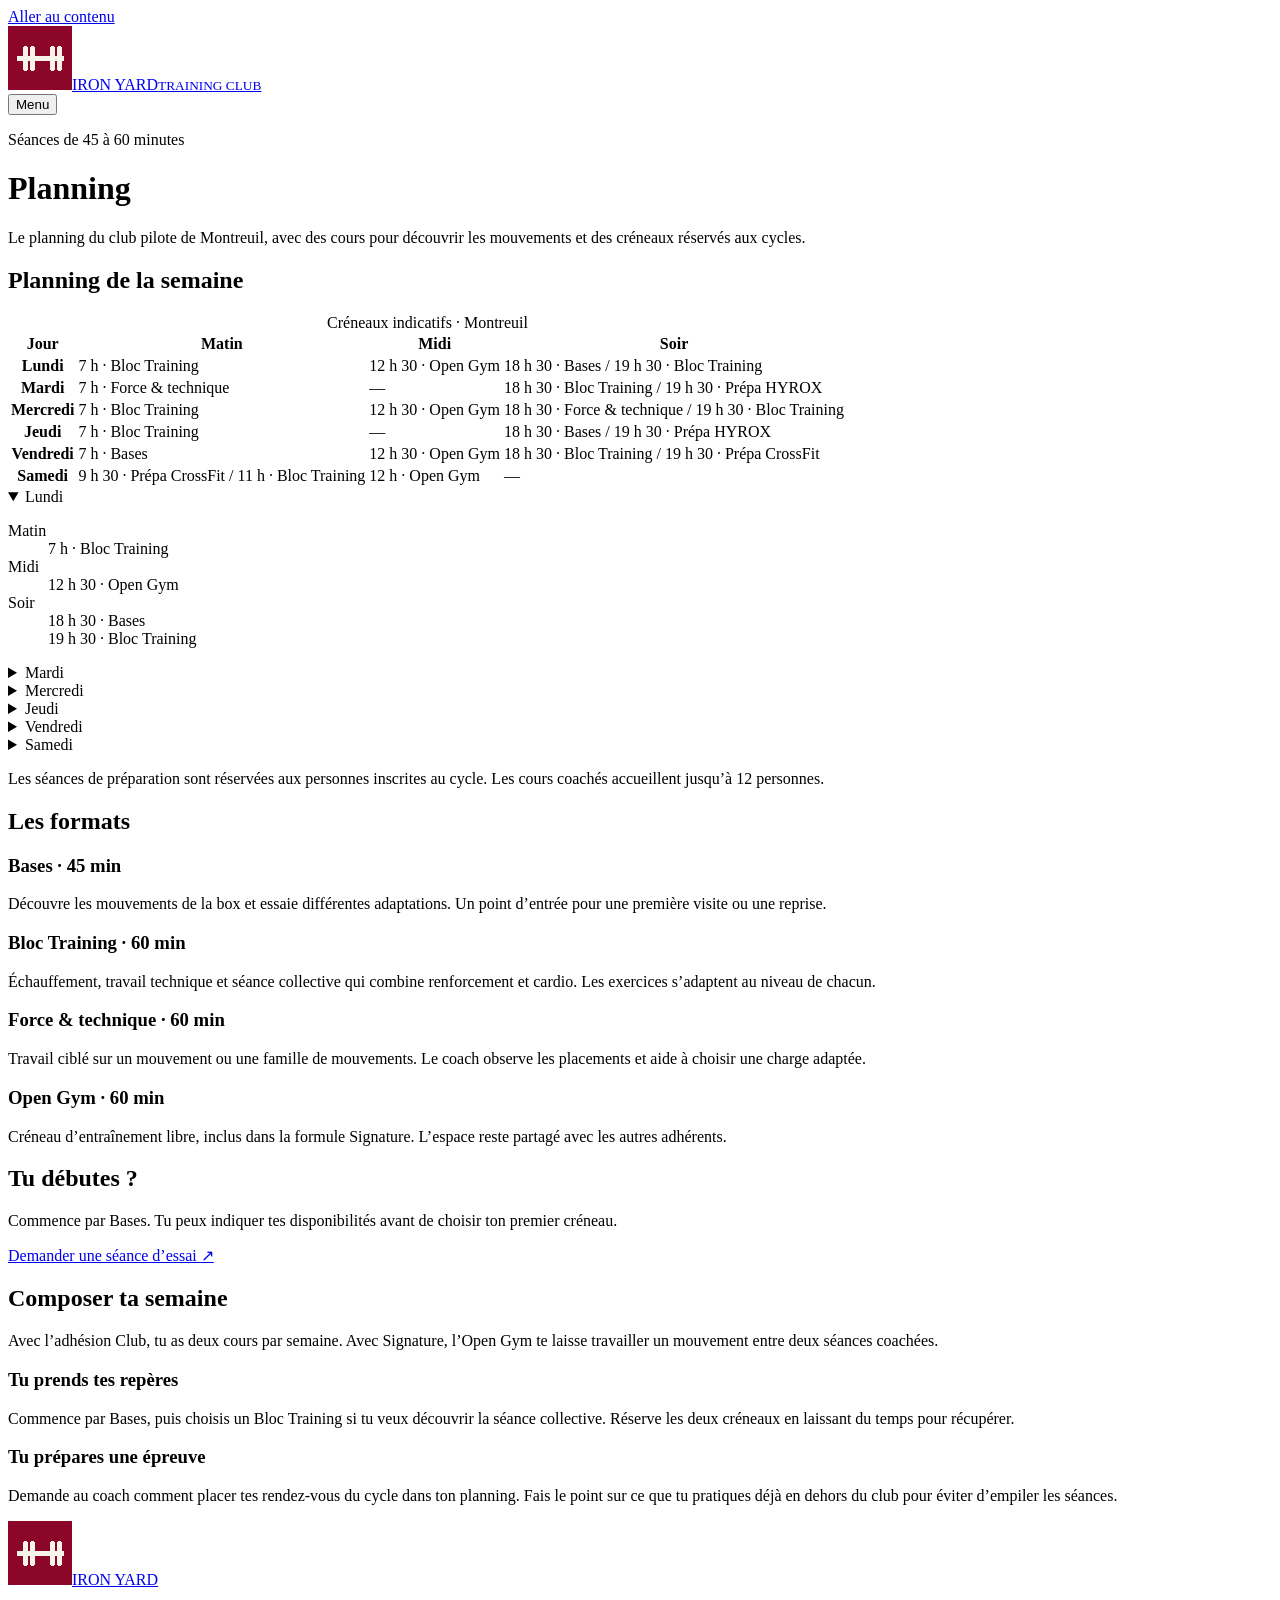
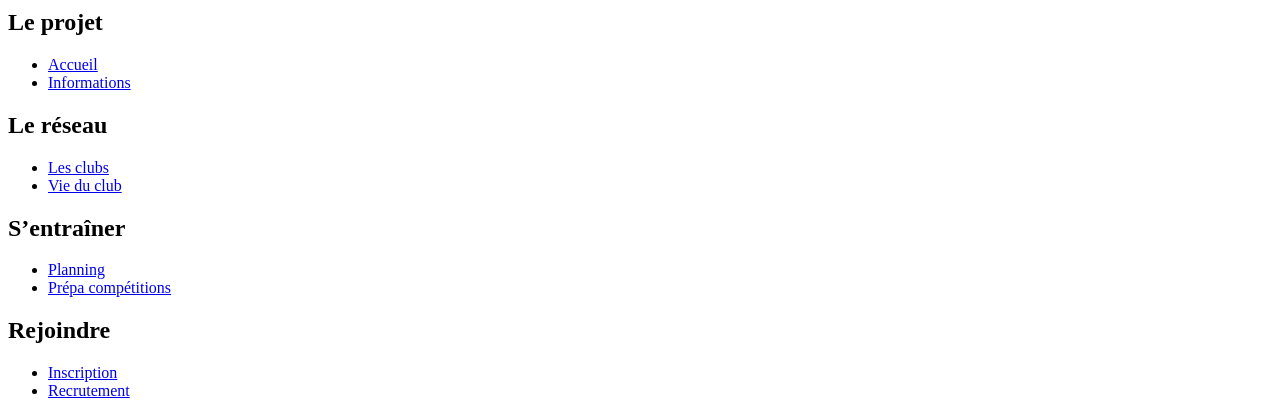
<file: cours.html>
<!doctype html>
<html lang="fr">
<head>
<meta charset="utf-8">
<meta name="viewport" content="width=device-width, initial-scale=1">
<meta name="description" content="Cours de functional fitness, séances débutantes, travail de force et entraînement libre à Montreuil.">
<meta name="theme-color" content="#191815">
<title>Planning | Iron Yard</title>
<link rel="icon" type="image/png" href="images/favicon.png">
<link rel="stylesheet" href="css/style.css">
</head>
<body class="page-cours">
<a class="skip" href="#contenu">Aller au contenu</a>
<header class="club-mast">
 <div class="wrap mast-line">
  <a class="club-logotype" href="index.html"><img src="images/favicon.png" alt="" width="64" height="64"><span>IRON YARD<small>TRAINING CLUB</small></span></a>
  <div class="mast-actions"><button type="button" class="menu-open" aria-haspopup="dialog" aria-controls="club-navigation" hidden>Menu <span aria-hidden="true" class="menu-lines"></span></button></div>
 </div>
 <dialog id="club-navigation" class="menu-screen" aria-label="Menu">
  <div class="wrap mast-line"><span class="club-logotype">IRON YARD</span><form method="dialog"><button class="menu-close" autofocus>Fermer le menu <span aria-hidden="true">×</span></button></form></div>
  <nav aria-label="Navigation principale" class="wrap menu-directory"><section><h2>Le projet</h2><ul><li><a href="index.html">Accueil <span aria-hidden="true">↗</span></a></li><li><a href="informations.html">Informations <span aria-hidden="true">↗</span></a></li></ul></section><section><h2>Le réseau</h2><ul><li><a href="box.html">Les clubs <span aria-hidden="true">↗</span></a></li><li><a href="vie-du-club.html">Vie du club <span aria-hidden="true">↗</span></a></li></ul></section><section><h2>S’entraîner</h2><ul><li><a href="cours.html" aria-current="page">Planning <span aria-hidden="true">↗</span></a></li><li><a href="competitions.html">Prépa compétitions <span aria-hidden="true">↗</span></a></li></ul></section><section><h2>Rejoindre</h2><ul><li><a href="inscription.html">Inscription <span aria-hidden="true">↗</span></a></li><li><a href="recrutement.html">Recrutement <span aria-hidden="true">↗</span></a></li></ul></section></nav>
 </dialog>
</header>
<main id="contenu">
<header class="board-title"><div class="wrap"><p class="eyebrow">Séances de 45 à 60 minutes</p><h1>Planning</h1><p class="lede">Le planning du club pilote de Montreuil, avec des cours pour découvrir les mouvements et des créneaux réservés aux cycles.</p></div></header>
<section class="wrap schedule-board"><div class="tight"><h2>Planning de la semaine</h2><div class="table-box" role="region" aria-label="Créneaux indicatifs · Montreuil" tabindex="0"><table><caption>Créneaux indicatifs · Montreuil</caption><thead><tr><th scope="col">Jour</th><th scope="col">Matin</th><th scope="col">Midi</th><th scope="col">Soir</th></tr></thead><tbody><tr><th scope="row">Lundi</th><td>7 h · Bloc Training</td><td>12 h 30 · Open Gym</td><td>18 h 30 · Bases / 19 h 30 · Bloc Training</td></tr><tr><th scope="row">Mardi</th><td>7 h · Force & technique</td><td>—</td><td>18 h 30 · Bloc Training / 19 h 30 · Prépa HYROX</td></tr><tr><th scope="row">Mercredi</th><td>7 h · Bloc Training</td><td>12 h 30 · Open Gym</td><td>18 h 30 · Force & technique / 19 h 30 · Bloc Training</td></tr><tr><th scope="row">Jeudi</th><td>7 h · Bloc Training</td><td>—</td><td>18 h 30 · Bases / 19 h 30 · Prépa HYROX</td></tr><tr><th scope="row">Vendredi</th><td>7 h · Bases</td><td>12 h 30 · Open Gym</td><td>18 h 30 · Bloc Training / 19 h 30 · Prépa CrossFit</td></tr><tr><th scope="row">Samedi</th><td>9 h 30 · Prépa CrossFit / 11 h · Bloc Training</td><td>12 h · Open Gym</td><td>—</td></tr></tbody></table></div><div class="planning-mobile"><details name="jour" open><summary>Lundi</summary><dl><dt>Matin</dt><dd>7 h · Bloc Training</dd><dt>Midi</dt><dd>12 h 30 · Open Gym</dd><dt>Soir</dt><dd>18 h 30 · Bases<br>19 h 30 · Bloc Training</dd></dl></details><details name="jour"><summary>Mardi</summary><dl><dt>Matin</dt><dd>7 h · Force & technique</dd><dt>Soir</dt><dd>18 h 30 · Bloc Training<br>19 h 30 · Prépa HYROX</dd></dl></details><details name="jour"><summary>Mercredi</summary><dl><dt>Matin</dt><dd>7 h · Bloc Training</dd><dt>Midi</dt><dd>12 h 30 · Open Gym</dd><dt>Soir</dt><dd>18 h 30 · Force & technique<br>19 h 30 · Bloc Training</dd></dl></details><details name="jour"><summary>Jeudi</summary><dl><dt>Matin</dt><dd>7 h · Bloc Training</dd><dt>Soir</dt><dd>18 h 30 · Bases<br>19 h 30 · Prépa HYROX</dd></dl></details><details name="jour"><summary>Vendredi</summary><dl><dt>Matin</dt><dd>7 h · Bases</dd><dt>Midi</dt><dd>12 h 30 · Open Gym</dd><dt>Soir</dt><dd>18 h 30 · Bloc Training<br>19 h 30 · Prépa CrossFit</dd></dl></details><details name="jour"><summary>Samedi</summary><dl><dt>Matin</dt><dd>9 h 30 · Prépa CrossFit<br>11 h · Bloc Training</dd><dt>Midi</dt><dd>12 h · Open Gym</dd></dl></details></div><p>Les séances de préparation sont réservées aux personnes inscrites au cycle. Les cours coachés accueillent jusqu’à 12 personnes.</p></div></section><section class="wrap section course-catalogue"><h2>Les formats</h2><div class="course-lines">
<article class="card pad"><h3>Bases · 45 min</h3><p>Découvre les mouvements de la box et essaie différentes adaptations. Un point d’entrée pour une première visite ou une reprise.</p></article>
<article class="card pad"><h3>Bloc Training · 60 min</h3><p>Échauffement, travail technique et séance collective qui combine renforcement et cardio. Les exercices s’adaptent au niveau de chacun.</p></article>
<article class="card pad"><h3>Force &amp; technique · 60 min</h3><p>Travail ciblé sur un mouvement ou une famille de mouvements. Le coach observe les placements et aide à choisir une charge adaptée.</p></article>
<article class="card pad"><h3>Open Gym · 60 min</h3><p>Créneau d’entraînement libre, inclus dans la formule Signature. L’espace reste partagé avec les autres adhérents.</p></article></div>
</section>
<section class="dark tight"><div class="wrap"><h2>Tu débutes ?</h2><p class="lede">Commence par Bases. Tu peux indiquer tes disponibilités avant de choisir ton premier créneau.</p><a class="btn " href="inscription.html?objectif=essai#formulaire">Demander une séance d’essai <span aria-hidden="true">↗</span></a></div></section>
<section class="wrap section contents"><div><h2>Composer ta semaine</h2><p>Avec l’adhésion Club, tu as deux cours par semaine. Avec Signature, l’Open Gym te laisse travailler un mouvement entre deux séances coachées.</p></div><div><h3>Tu prends tes repères</h3><p>Commence par Bases, puis choisis un Bloc Training si tu veux découvrir la séance collective. Réserve les deux créneaux en laissant du temps pour récupérer.</p><h3>Tu prépares une épreuve</h3><p>Demande au coach comment placer tes rendez-vous du cycle dans ton planning. Fais le point sur ce que tu pratiques déjà en dehors du club pour éviter d’empiler les séances.</p></div></section></main>
<footer class="footer network-footer">
 <div class="wrap footer-layout">
  <a class="club-logotype" href="index.html"><img src="images/favicon.png" alt="" width="64" height="64"><span>IRON YARD</span></a>
  <nav class="footer-directory" aria-label="Navigation de pied de page"><section><h2>Le projet</h2><ul><li><a href="index.html">Accueil</a></li><li><a href="informations.html">Informations</a></li></ul></section><section><h2>Le réseau</h2><ul><li><a href="box.html">Les clubs</a></li><li><a href="vie-du-club.html">Vie du club</a></li></ul></section><section><h2>S’entraîner</h2><ul><li><a href="cours.html" aria-current="page">Planning</a></li><li><a href="competitions.html">Prépa compétitions</a></li></ul></section><section><h2>Rejoindre</h2><ul><li><a href="inscription.html">Inscription</a></li><li><a href="recrutement.html">Recrutement</a></li></ul></section></nav>
 </div>
</footer>
<script defer src="js/menu.js"></script>
</body>
</html>
</file>
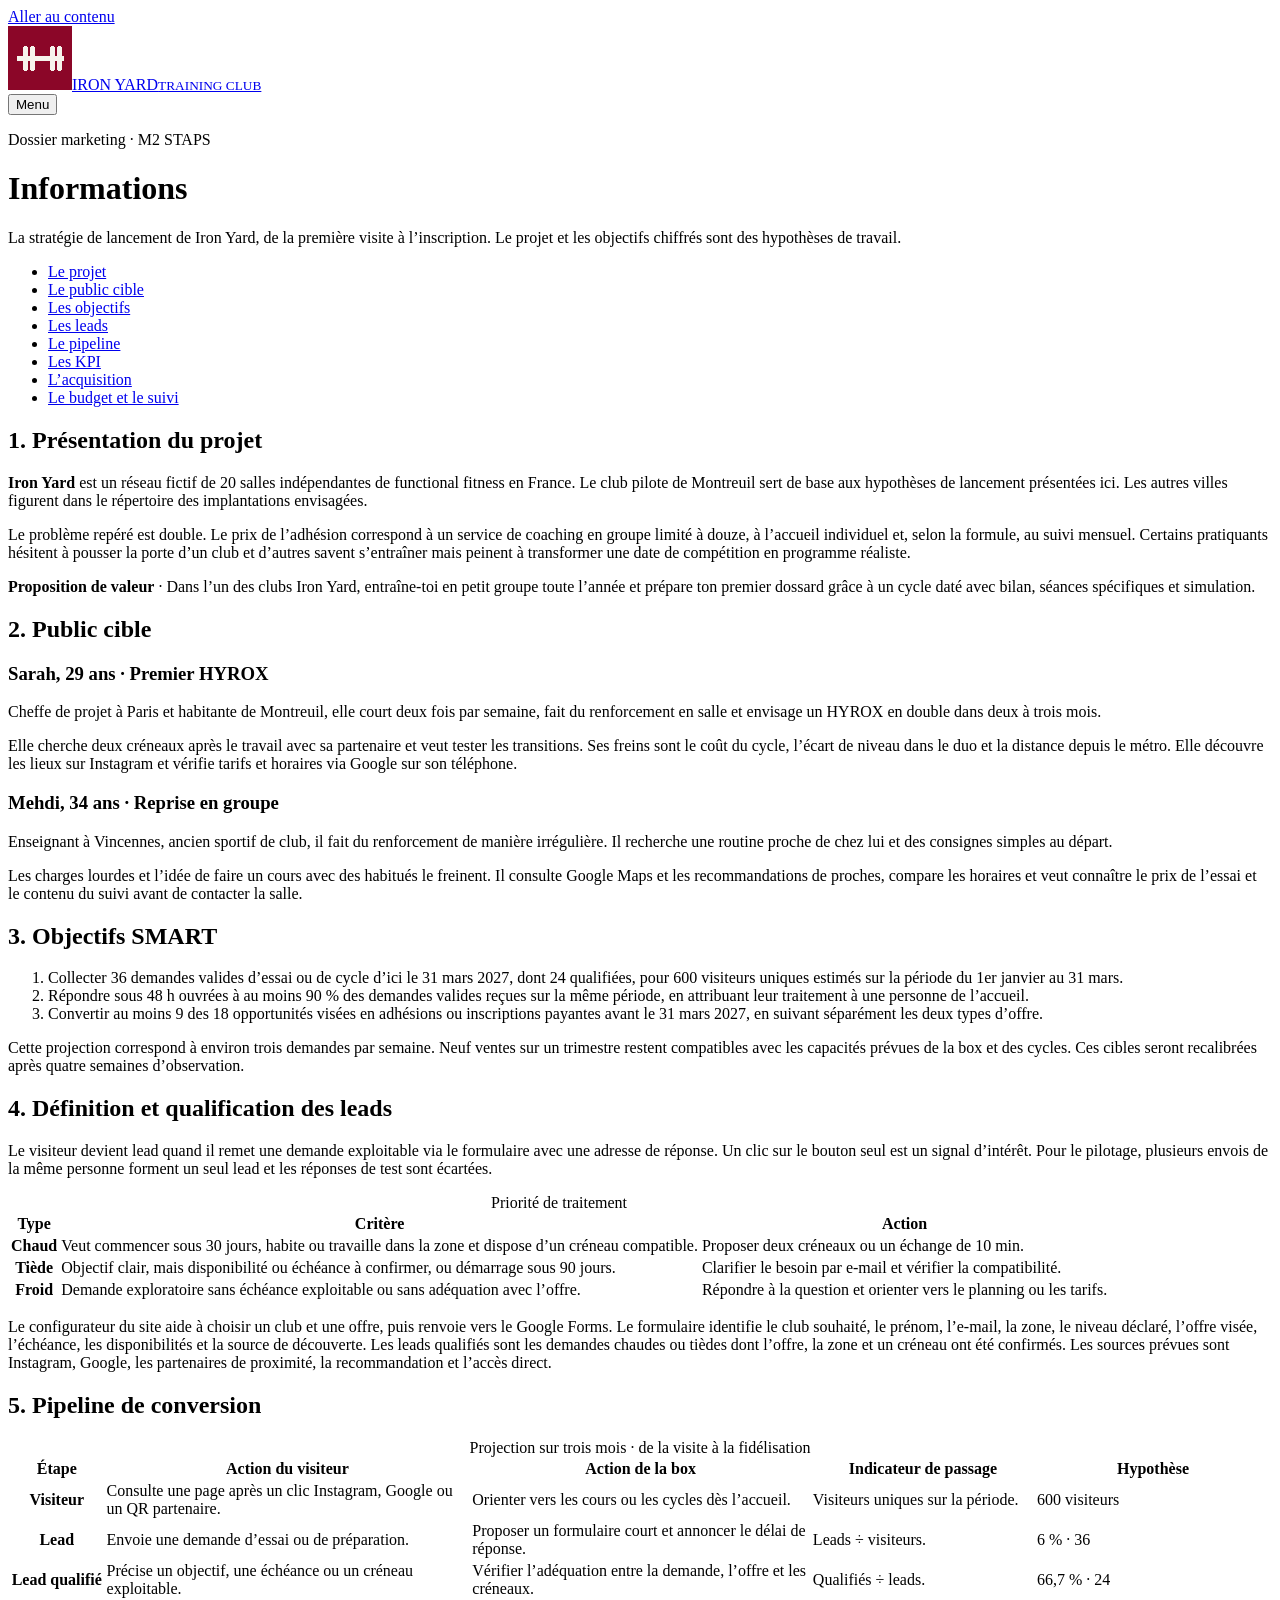
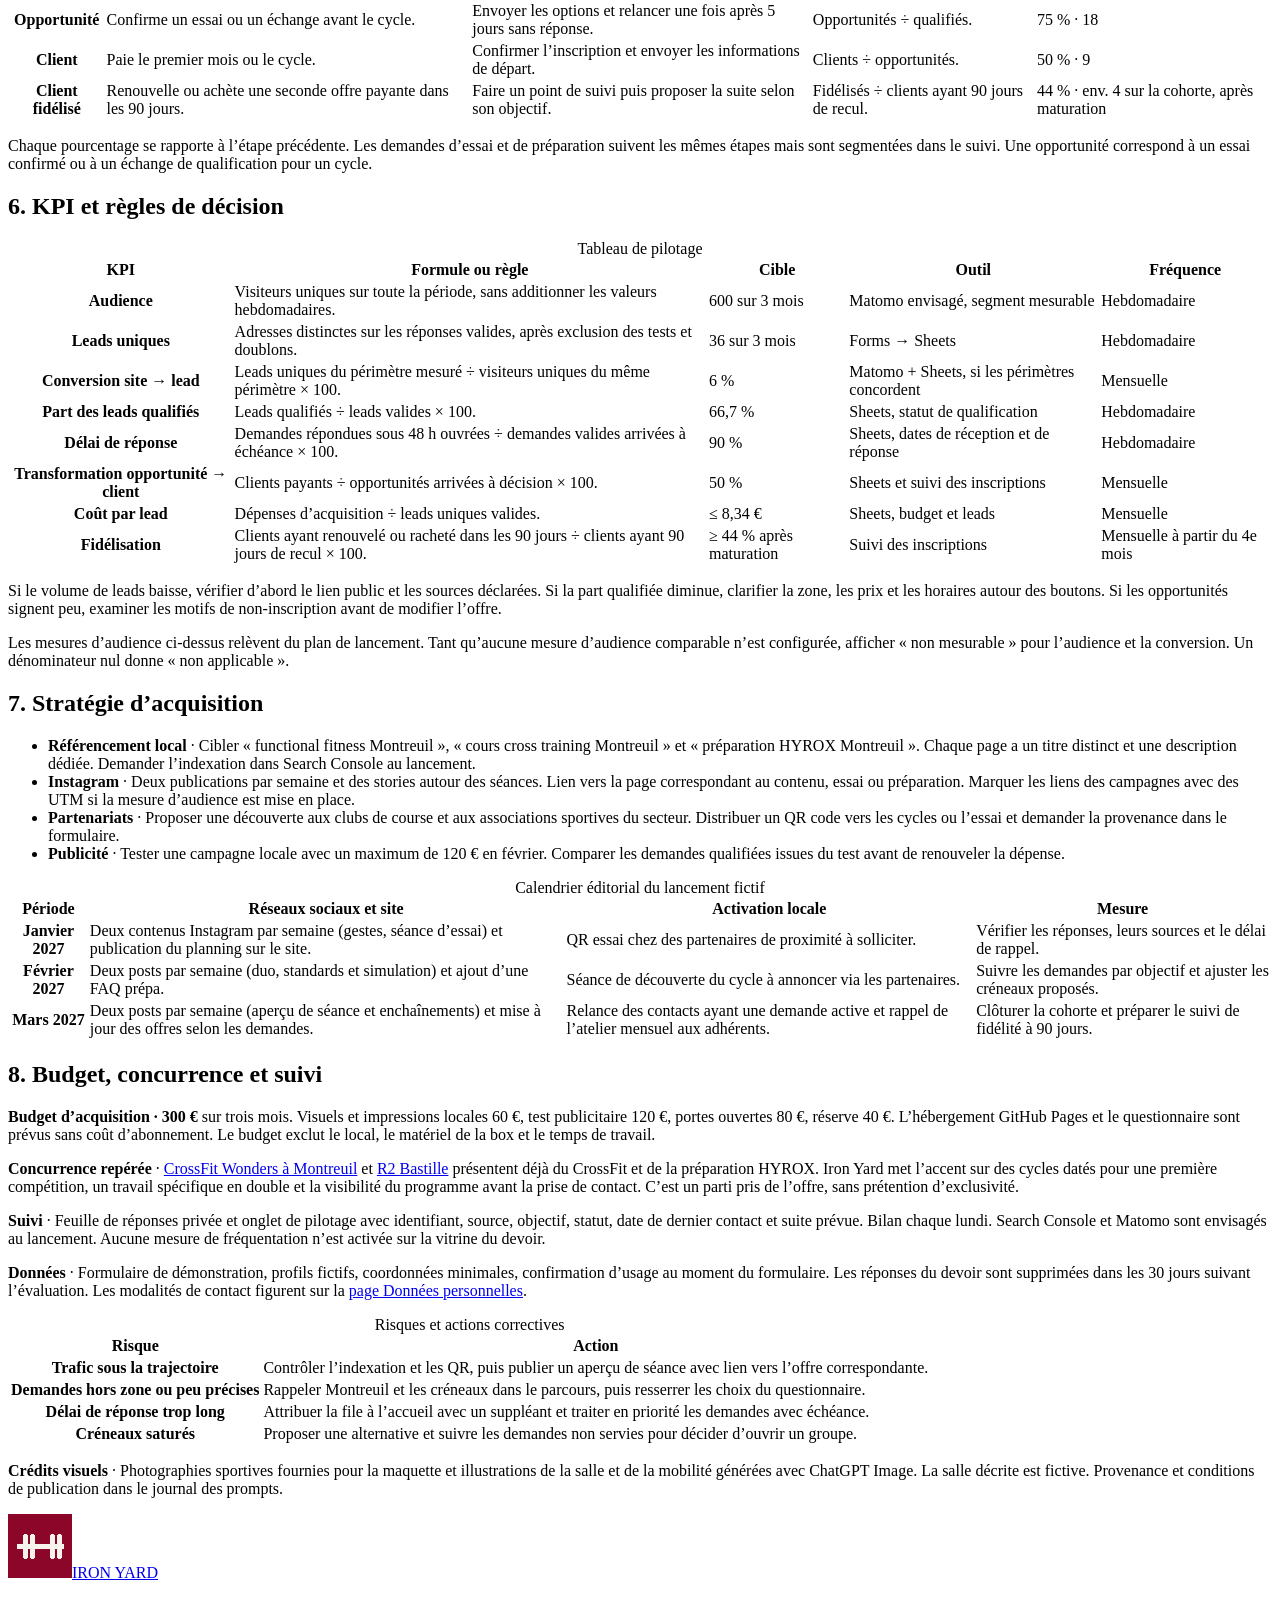
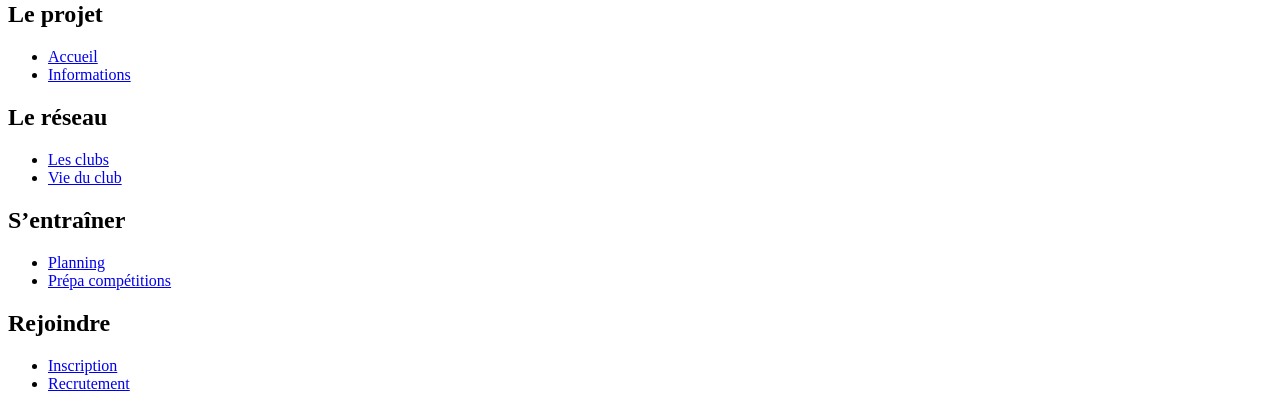
<file: informations.html>
<!doctype html>
<html lang="fr">
<head>
<meta charset="utf-8">
<meta name="viewport" content="width=device-width, initial-scale=1">
<meta name="description" content="Présentation du projet Iron Yard, persona, pipeline de conversion, KPI et plan d’acquisition.">
<meta name="theme-color" content="#191815">
<title>Informations marketing | Iron Yard</title>
<link rel="icon" type="image/png" href="images/favicon.png">
<link rel="stylesheet" href="css/style.css">
</head>
<body class="page-informations">
<a class="skip" href="#contenu">Aller au contenu</a>
<header class="club-mast">
 <div class="wrap mast-line">
  <a class="club-logotype" href="index.html"><img src="images/favicon.png" alt="" width="64" height="64"><span>IRON YARD<small>TRAINING CLUB</small></span></a>
  <div class="mast-actions"><button type="button" class="menu-open" aria-haspopup="dialog" aria-controls="club-navigation" hidden>Menu <span aria-hidden="true" class="menu-lines"></span></button></div>
 </div>
 <dialog id="club-navigation" class="menu-screen" aria-label="Menu">
  <div class="wrap mast-line"><span class="club-logotype">IRON YARD</span><form method="dialog"><button class="menu-close" autofocus>Fermer le menu <span aria-hidden="true">×</span></button></form></div>
  <nav aria-label="Navigation principale" class="wrap menu-directory"><section><h2>Le projet</h2><ul><li><a href="index.html">Accueil <span aria-hidden="true">↗</span></a></li><li><a href="informations.html" aria-current="page">Informations <span aria-hidden="true">↗</span></a></li></ul></section><section><h2>Le réseau</h2><ul><li><a href="box.html">Les clubs <span aria-hidden="true">↗</span></a></li><li><a href="vie-du-club.html">Vie du club <span aria-hidden="true">↗</span></a></li></ul></section><section><h2>S’entraîner</h2><ul><li><a href="cours.html">Planning <span aria-hidden="true">↗</span></a></li><li><a href="competitions.html">Prépa compétitions <span aria-hidden="true">↗</span></a></li></ul></section><section><h2>Rejoindre</h2><ul><li><a href="inscription.html">Inscription <span aria-hidden="true">↗</span></a></li><li><a href="recrutement.html">Recrutement <span aria-hidden="true">↗</span></a></li></ul></section></nav>
 </dialog>
</header>
<main id="contenu">
<header class="wrap dossier-title"><div class="wrap"><p class="eyebrow">Dossier marketing · M2 STAPS</p><h1>Informations</h1><p class="lede">La stratégie de lancement de Iron Yard, de la première visite à l’inscription. Le projet et les objectifs chiffrés sont des hypothèses de travail.</p></div></header>
<div class="wrap dossier"><nav class="toc" aria-label="Sommaire de la fiche marketing"><ul class="chips"><li><a href="#projet">Le projet</a></li><li><a href="#public">Le public cible</a></li><li><a href="#objectifs">Les objectifs</a></li><li><a href="#leads">Les leads</a></li><li><a href="#pipeline">Le pipeline</a></li><li><a href="#kpi">Les KPI</a></li><li><a href="#acquisition">L’acquisition</a></li><li><a href="#suivi">Le budget et le suivi</a></li></ul></nav>
<div class="info tight">
<section id="projet"><h2>1. Présentation du projet</h2><p><strong>Iron Yard</strong> est un réseau fictif de 20 salles indépendantes de functional fitness en France. Le club pilote de Montreuil sert de base aux hypothèses de lancement présentées ici. Les autres villes figurent dans le répertoire des implantations envisagées.</p><p>Le problème repéré est double. Le prix de l’adhésion correspond à un service de coaching en groupe limité à douze, à l’accueil individuel et, selon la formule, au suivi mensuel. Certains pratiquants hésitent à pousser la porte d’un club et d’autres savent s’entraîner mais peinent à transformer une date de compétition en programme réaliste.</p><p class="note"><strong>Proposition de valeur</strong> · Dans l’un des clubs Iron Yard, entraîne-toi en petit groupe toute l’année et prépare ton premier dossard grâce à un cycle daté avec bilan, séances spécifiques et simulation.</p></section>
<section id="public"><h2>2. Public cible</h2><div class="grid two"><article class="card pad"><h3>Sarah, 29 ans · Premier HYROX</h3><p>Cheffe de projet à Paris et habitante de Montreuil, elle court deux fois par semaine, fait du renforcement en salle et envisage un HYROX en double dans deux à trois mois.</p><p>Elle cherche deux créneaux après le travail avec sa partenaire et veut tester les transitions. Ses freins sont le coût du cycle, l’écart de niveau dans le duo et la distance depuis le métro. Elle découvre les lieux sur Instagram et vérifie tarifs et horaires via Google sur son téléphone.</p></article><article class="card pad"><h3>Mehdi, 34 ans · Reprise en groupe</h3><p>Enseignant à Vincennes, ancien sportif de club, il fait du renforcement de manière irrégulière. Il recherche une routine proche de chez lui et des consignes simples au départ.</p><p>Les charges lourdes et l’idée de faire un cours avec des habitués le freinent. Il consulte Google Maps et les recommandations de proches, compare les horaires et veut connaître le prix de l’essai et le contenu du suivi avant de contacter la salle.</p></article></div></section>
<section id="objectifs"><h2>3. Objectifs SMART</h2><ol><li>Collecter 36 demandes valides d’essai ou de cycle d’ici le 31 mars 2027, dont 24 qualifiées, pour 600 visiteurs uniques estimés sur la période du 1er janvier au 31 mars.</li><li>Répondre sous 48 h ouvrées à au moins 90 % des demandes valides reçues sur la même période, en attribuant leur traitement à une personne de l’accueil.</li><li>Convertir au moins 9 des 18 opportunités visées en adhésions ou inscriptions payantes avant le 31 mars 2027, en suivant séparément les deux types d’offre.</li></ol><p>Cette projection correspond à environ trois demandes par semaine. Neuf ventes sur un trimestre restent compatibles avec les capacités prévues de la box et des cycles. Ces cibles seront recalibrées après quatre semaines d’observation.</p></section>
<section id="leads"><h2>4. Définition et qualification des leads</h2><p>Le visiteur devient lead quand il remet une demande exploitable via le formulaire avec une adresse de réponse. Un clic sur le bouton seul est un signal d’intérêt. Pour le pilotage, plusieurs envois de la même personne forment un seul lead et les réponses de test sont écartées.</p>
<div class="table-box" role="region" aria-label="Priorité de traitement" tabindex="0"><table><caption>Priorité de traitement</caption><thead><tr><th scope="col">Type</th><th scope="col">Critère</th><th scope="col">Action</th></tr></thead><tbody><tr><th scope="row">Chaud</th><td>Veut commencer sous 30 jours, habite ou travaille dans la zone et dispose d’un créneau compatible.</td><td>Proposer deux créneaux ou un échange de 10 min.</td></tr><tr><th scope="row">Tiède</th><td>Objectif clair, mais disponibilité ou échéance à confirmer, ou démarrage sous 90 jours.</td><td>Clarifier le besoin par e-mail et vérifier la compatibilité.</td></tr><tr><th scope="row">Froid</th><td>Demande exploratoire sans échéance exploitable ou sans adéquation avec l’offre.</td><td>Répondre à la question et orienter vers le planning ou les tarifs.</td></tr></tbody></table></div>
<p>Le configurateur du site aide à choisir un club et une offre, puis renvoie vers le Google Forms. Le formulaire identifie le club souhaité, le prénom, l’e-mail, la zone, le niveau déclaré, l’offre visée, l’échéance, les disponibilités et la source de découverte. Les leads qualifiés sont les demandes chaudes ou tièdes dont l’offre, la zone et un créneau ont été confirmés. Les sources prévues sont Instagram, Google, les partenaires de proximité, la recommandation et l’accès direct.</p></section>
<section id="pipeline"><h2>5. Pipeline de conversion</h2><div class="table-box" role="region" aria-label="Projection sur trois mois · de la visite à la fidélisation" tabindex="0"><table><caption>Projection sur trois mois · de la visite à la fidélisation</caption><thead><tr><th scope="col">Étape</th><th scope="col">Action du visiteur</th><th scope="col">Action de la box</th><th scope="col">Indicateur de passage</th><th scope="col">Hypothèse</th></tr></thead><tbody><tr><th scope="row">Visiteur</th><td>Consulte une page après un clic Instagram, Google ou un QR partenaire.</td><td>Orienter vers les cours ou les cycles dès l’accueil.</td><td>Visiteurs uniques sur la période.</td><td>600 visiteurs</td></tr><tr><th scope="row">Lead</th><td>Envoie une demande d’essai ou de préparation.</td><td>Proposer un formulaire court et annoncer le délai de réponse.</td><td>Leads ÷ visiteurs.</td><td>6 % · 36</td></tr><tr><th scope="row">Lead qualifié</th><td>Précise un objectif, une échéance ou un créneau exploitable.</td><td>Vérifier l’adéquation entre la demande, l’offre et les créneaux.</td><td>Qualifiés ÷ leads.</td><td>66,7 % · 24</td></tr><tr><th scope="row">Opportunité</th><td>Confirme un essai ou un échange avant le cycle.</td><td>Envoyer les options et relancer une fois après 5 jours sans réponse.</td><td>Opportunités ÷ qualifiés.</td><td>75 % · 18</td></tr><tr><th scope="row">Client</th><td>Paie le premier mois ou le cycle.</td><td>Confirmer l’inscription et envoyer les informations de départ.</td><td>Clients ÷ opportunités.</td><td>50 % · 9</td></tr><tr><th scope="row">Client fidélisé</th><td>Renouvelle ou achète une seconde offre payante dans les 90 jours.</td><td>Faire un point de suivi puis proposer la suite selon son objectif.</td><td>Fidélisés ÷ clients ayant 90 jours de recul.</td><td>44 % · env. 4 sur la cohorte, après maturation</td></tr></tbody></table></div><p>Chaque pourcentage se rapporte à l’étape précédente. Les demandes d’essai et de préparation suivent les mêmes étapes mais sont segmentées dans le suivi. Une opportunité correspond à un essai confirmé ou à un échange de qualification pour un cycle.</p></section>
<section id="kpi"><h2>6. KPI et règles de décision</h2><div class="table-box" role="region" aria-label="Tableau de pilotage" tabindex="0"><table><caption>Tableau de pilotage</caption><thead><tr><th scope="col">KPI</th><th scope="col">Formule ou règle</th><th scope="col">Cible</th><th scope="col">Outil</th><th scope="col">Fréquence</th></tr></thead><tbody><tr><th scope="row">Audience</th><td>Visiteurs uniques sur toute la période, sans additionner les valeurs hebdomadaires.</td><td>600 sur 3 mois</td><td>Matomo envisagé, segment mesurable</td><td>Hebdomadaire</td></tr><tr><th scope="row">Leads uniques</th><td>Adresses distinctes sur les réponses valides, après exclusion des tests et doublons.</td><td>36 sur 3 mois</td><td>Forms → Sheets</td><td>Hebdomadaire</td></tr><tr><th scope="row">Conversion site → lead</th><td>Leads uniques du périmètre mesuré ÷ visiteurs uniques du même périmètre × 100.</td><td>6 %</td><td>Matomo + Sheets, si les périmètres concordent</td><td>Mensuelle</td></tr><tr><th scope="row">Part des leads qualifiés</th><td>Leads qualifiés ÷ leads valides × 100.</td><td>66,7 %</td><td>Sheets, statut de qualification</td><td>Hebdomadaire</td></tr><tr><th scope="row">Délai de réponse</th><td>Demandes répondues sous 48 h ouvrées ÷ demandes valides arrivées à échéance × 100.</td><td>90 %</td><td>Sheets, dates de réception et de réponse</td><td>Hebdomadaire</td></tr><tr><th scope="row">Transformation opportunité → client</th><td>Clients payants ÷ opportunités arrivées à décision × 100.</td><td>50 %</td><td>Sheets et suivi des inscriptions</td><td>Mensuelle</td></tr><tr><th scope="row">Coût par lead</th><td>Dépenses d’acquisition ÷ leads uniques valides.</td><td>≤ 8,34 €</td><td>Sheets, budget et leads</td><td>Mensuelle</td></tr><tr><th scope="row">Fidélisation</th><td>Clients ayant renouvelé ou racheté dans les 90 jours ÷ clients ayant 90 jours de recul × 100.</td><td>≥ 44 % après maturation</td><td>Suivi des inscriptions</td><td>Mensuelle à partir du 4e mois</td></tr></tbody></table></div><p>Si le volume de leads baisse, vérifier d’abord le lien public et les sources déclarées. Si la part qualifiée diminue, clarifier la zone, les prix et les horaires autour des boutons. Si les opportunités signent peu, examiner les motifs de non-inscription avant de modifier l’offre.</p><p>Les mesures d’audience ci-dessus relèvent du plan de lancement. Tant qu’aucune mesure d’audience comparable n’est configurée, afficher « non mesurable » pour l’audience et la conversion. Un dénominateur nul donne « non applicable ».</p></section>
<section id="acquisition"><h2>7. Stratégie d’acquisition</h2><ul><li><strong>Référencement local</strong> · Cibler « functional fitness Montreuil », « cours cross training Montreuil » et « préparation HYROX Montreuil ». Chaque page a un titre distinct et une description dédiée. Demander l’indexation dans Search Console au lancement.</li><li><strong>Instagram</strong> · Deux publications par semaine et des stories autour des séances. Lien vers la page correspondant au contenu, essai ou préparation. Marquer les liens des campagnes avec des UTM si la mesure d’audience est mise en place.</li><li><strong>Partenariats</strong> · Proposer une découverte aux clubs de course et aux associations sportives du secteur. Distribuer un QR code vers les cycles ou l’essai et demander la provenance dans le formulaire.</li><li><strong>Publicité</strong> · Tester une campagne locale avec un maximum de 120 € en février. Comparer les demandes qualifiées issues du test avant de renouveler la dépense.</li></ul><div class="table-box" role="region" aria-label="Calendrier éditorial du lancement fictif" tabindex="0"><table><caption>Calendrier éditorial du lancement fictif</caption><thead><tr><th scope="col">Période</th><th scope="col">Réseaux sociaux et site</th><th scope="col">Activation locale</th><th scope="col">Mesure</th></tr></thead><tbody><tr><th scope="row">Janvier 2027</th><td>Deux contenus Instagram par semaine (gestes, séance d’essai) et publication du planning sur le site.</td><td>QR essai chez des partenaires de proximité à solliciter.</td><td>Vérifier les réponses, leurs sources et le délai de rappel.</td></tr><tr><th scope="row">Février 2027</th><td>Deux posts par semaine (duo, standards et simulation) et ajout d’une FAQ prépa.</td><td>Séance de découverte du cycle à annoncer via les partenaires.</td><td>Suivre les demandes par objectif et ajuster les créneaux proposés.</td></tr><tr><th scope="row">Mars 2027</th><td>Deux posts par semaine (aperçu de séance et enchaînements) et mise à jour des offres selon les demandes.</td><td>Relance des contacts ayant une demande active et rappel de l’atelier mensuel aux adhérents.</td><td>Clôturer la cohorte et préparer le suivi de fidélité à 90 jours.</td></tr></tbody></table></div></section>
<section id="suivi"><h2>8. Budget, concurrence et suivi</h2><p><strong>Budget d’acquisition · 300 €</strong> sur trois mois. Visuels et impressions locales 60 €, test publicitaire 120 €, portes ouvertes 80 €, réserve 40 €. L’hébergement GitHub Pages et le questionnaire sont prévus sans coût d’abonnement. Le budget exclut le local, le matériel de la box et le temps de travail.</p>
<p><strong>Concurrence repérée</strong> · <a class="textlink" href="https://exo-sport.fr/salles/crossfit-wonders-montreuil">CrossFit Wonders à Montreuil</a> et <a class="textlink" href="https://www.r2training.fr/adresses">R2 Bastille</a> présentent déjà du CrossFit et de la préparation HYROX. Iron Yard met l’accent sur des cycles datés pour une première compétition, un travail spécifique en double et la visibilité du programme avant la prise de contact. C’est un parti pris de l’offre, sans prétention d’exclusivité.</p>
<p><strong>Suivi</strong> · Feuille de réponses privée et onglet de pilotage avec identifiant, source, objectif, statut, date de dernier contact et suite prévue. Bilan chaque lundi. Search Console et Matomo sont envisagés au lancement. Aucune mesure de fréquentation n’est activée sur la vitrine du devoir.</p>
<p><strong>Données</strong> · Formulaire de démonstration, profils fictifs, coordonnées minimales, confirmation d’usage au moment du formulaire. Les réponses du devoir sont supprimées dans les 30 jours suivant l’évaluation. Les modalités de contact figurent sur la <a class="textlink" href="inscription.html#donnees">page Données personnelles</a>.</p>
<div class="table-box" role="region" aria-label="Risques et actions correctives" tabindex="0"><table><caption>Risques et actions correctives</caption><thead><tr><th scope="col">Risque</th><th scope="col">Action</th></tr></thead><tbody><tr><th scope="row">Trafic sous la trajectoire</th><td>Contrôler l’indexation et les QR, puis publier un aperçu de séance avec lien vers l’offre correspondante.</td></tr><tr><th scope="row">Demandes hors zone ou peu précises</th><td>Rappeler Montreuil et les créneaux dans le parcours, puis resserrer les choix du questionnaire.</td></tr><tr><th scope="row">Délai de réponse trop long</th><td>Attribuer la file à l’accueil avec un suppléant et traiter en priorité les demandes avec échéance.</td></tr><tr><th scope="row">Créneaux saturés</th><td>Proposer une alternative et suivre les demandes non servies pour décider d’ouvrir un groupe.</td></tr></tbody></table></div>
<p><strong>Crédits visuels</strong> · Photographies sportives fournies pour la maquette et illustrations de la salle et de la mobilité générées avec ChatGPT Image. La salle décrite est fictive. Provenance et conditions de publication dans le journal des prompts.</p></section>
</div>
</div></main>
<footer class="footer network-footer">
 <div class="wrap footer-layout">
  <a class="club-logotype" href="index.html"><img src="images/favicon.png" alt="" width="64" height="64"><span>IRON YARD</span></a>
  <nav class="footer-directory" aria-label="Navigation de pied de page"><section><h2>Le projet</h2><ul><li><a href="index.html">Accueil</a></li><li><a href="informations.html" aria-current="page">Informations</a></li></ul></section><section><h2>Le réseau</h2><ul><li><a href="box.html">Les clubs</a></li><li><a href="vie-du-club.html">Vie du club</a></li></ul></section><section><h2>S’entraîner</h2><ul><li><a href="cours.html">Planning</a></li><li><a href="competitions.html">Prépa compétitions</a></li></ul></section><section><h2>Rejoindre</h2><ul><li><a href="inscription.html">Inscription</a></li><li><a href="recrutement.html">Recrutement</a></li></ul></section></nav>
 </div>
</footer>
<script defer src="js/menu.js"></script>
</body>
</html>
</file>
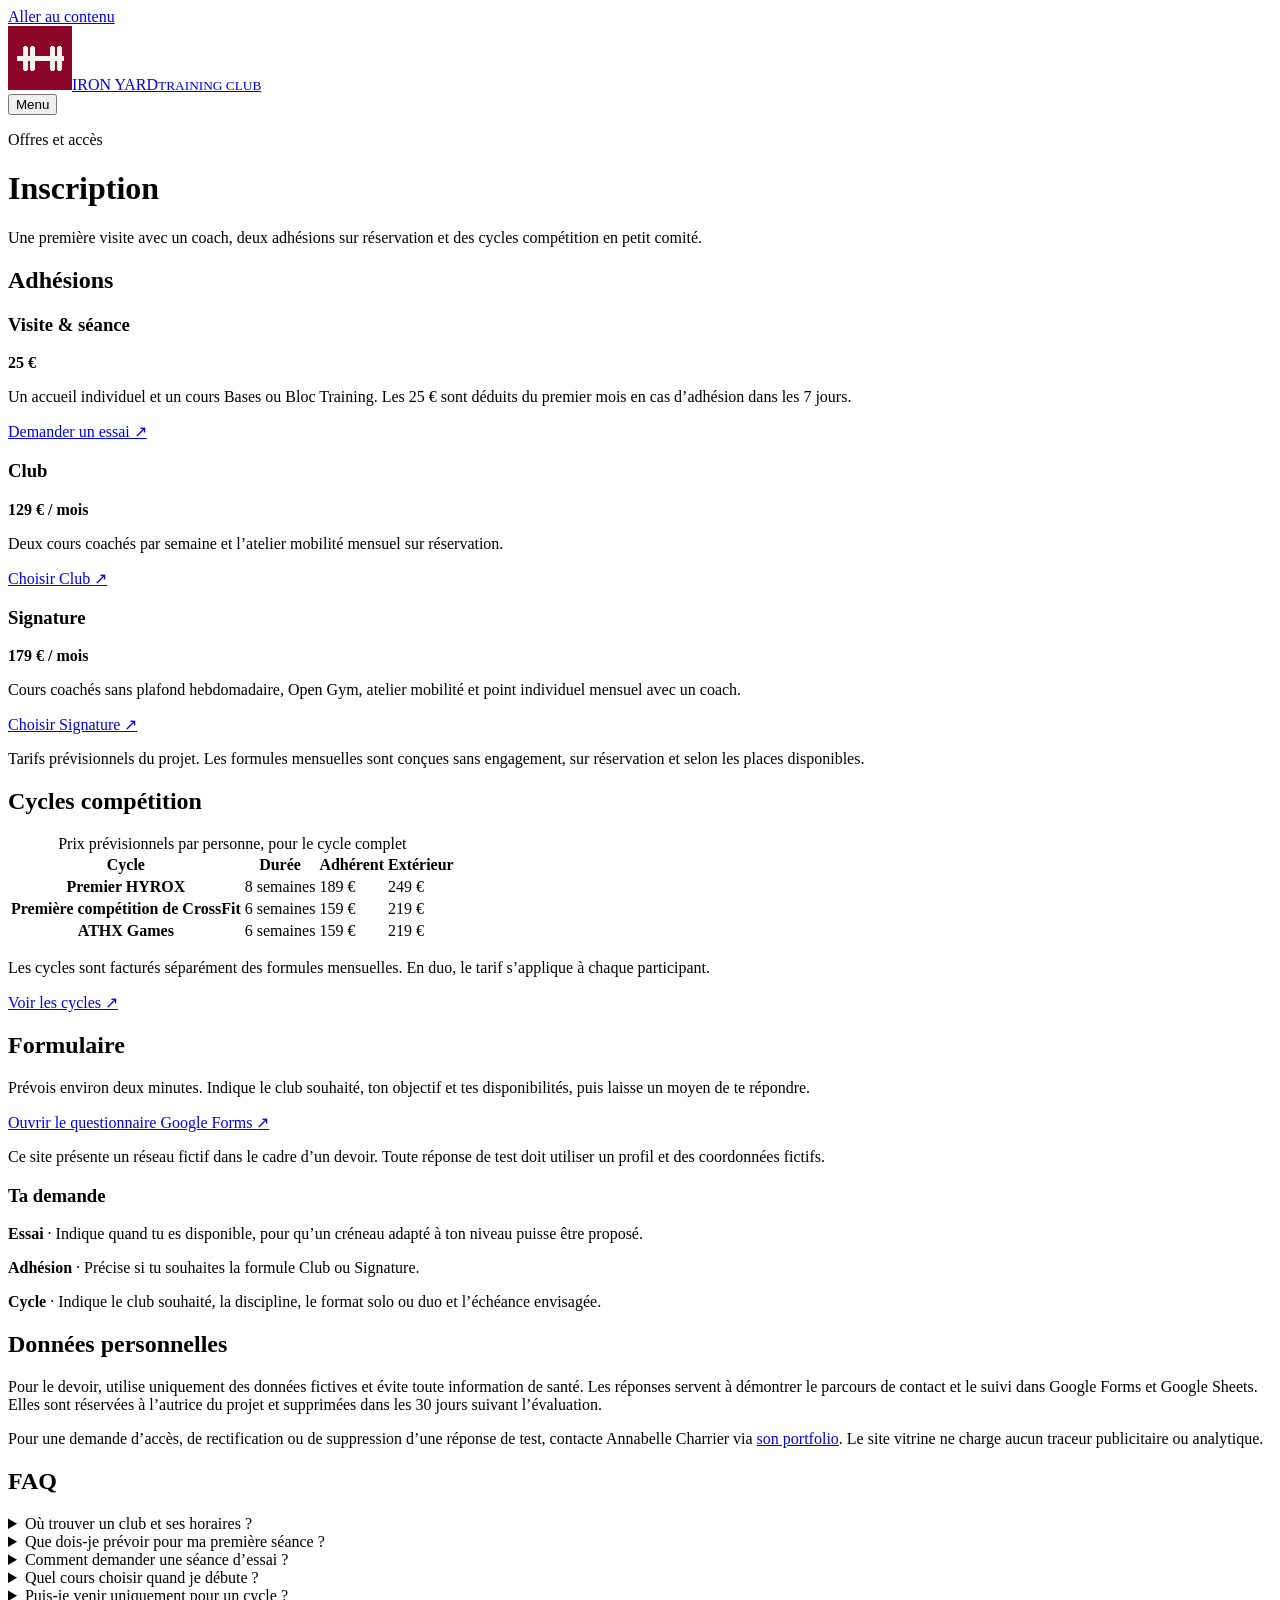
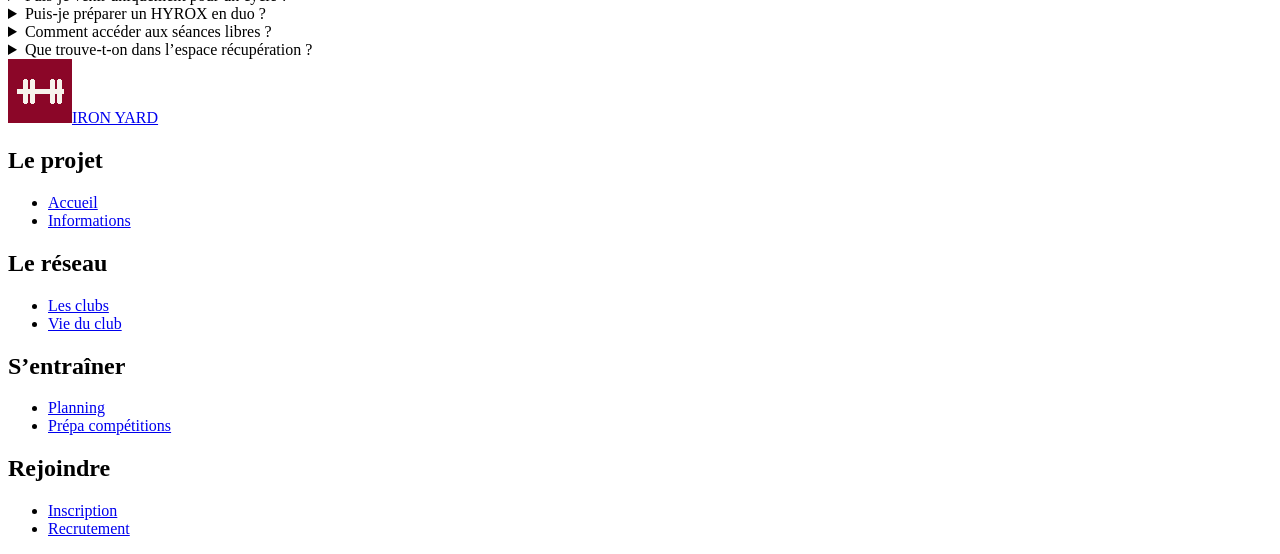
<file: inscription.html>
<!doctype html>
<html lang="fr">
<head>
<meta charset="utf-8">
<meta name="viewport" content="width=device-width, initial-scale=1">
<meta name="description" content="Découvre les adhésions Iron Yard, envoie ta demande et consulte les questions fréquentes.">
<meta name="theme-color" content="#191815">
<title>Inscription | Iron Yard</title>
<link rel="icon" type="image/png" href="images/favicon.png">
<link rel="stylesheet" href="css/style.css">
</head>
<body class="page-inscription">
<a class="skip" href="#contenu">Aller au contenu</a>
<header class="club-mast">
 <div class="wrap mast-line">
  <a class="club-logotype" href="index.html"><img src="images/favicon.png" alt="" width="64" height="64"><span>IRON YARD<small>TRAINING CLUB</small></span></a>
  <div class="mast-actions"><button type="button" class="menu-open" aria-haspopup="dialog" aria-controls="club-navigation" hidden>Menu <span aria-hidden="true" class="menu-lines"></span></button></div>
 </div>
 <dialog id="club-navigation" class="menu-screen" aria-label="Menu">
  <div class="wrap mast-line"><span class="club-logotype">IRON YARD</span><form method="dialog"><button class="menu-close" autofocus>Fermer le menu <span aria-hidden="true">×</span></button></form></div>
  <nav aria-label="Navigation principale" class="wrap menu-directory"><section><h2>Le projet</h2><ul><li><a href="index.html">Accueil <span aria-hidden="true">↗</span></a></li><li><a href="informations.html">Informations <span aria-hidden="true">↗</span></a></li></ul></section><section><h2>Le réseau</h2><ul><li><a href="box.html">Les clubs <span aria-hidden="true">↗</span></a></li><li><a href="vie-du-club.html">Vie du club <span aria-hidden="true">↗</span></a></li></ul></section><section><h2>S’entraîner</h2><ul><li><a href="cours.html">Planning <span aria-hidden="true">↗</span></a></li><li><a href="competitions.html">Prépa compétitions <span aria-hidden="true">↗</span></a></li></ul></section><section><h2>Rejoindre</h2><ul><li><a href="inscription.html" aria-current="page">Inscription <span aria-hidden="true">↗</span></a></li><li><a href="recrutement.html">Recrutement <span aria-hidden="true">↗</span></a></li></ul></section></nav>
 </dialog>
</header>
<main id="contenu">
<header class="membership-front"><div class="wrap"><p class="eyebrow">Offres et accès</p><h1>Inscription</h1><p class="lede">Une première visite avec un coach, deux adhésions sur réservation et des cycles compétition en petit comité.</p></div></header>
<section class="wrap section membership-brochure" id="adhesions" aria-labelledby="titre-adhesions"><h2 id="titre-adhesions">Adhésions</h2><div class="membership-ledger">
<article class="membership-row"><h3>Visite &amp; séance</h3><strong class="price">25 €</strong><p>Un accueil individuel et un cours Bases ou Bloc Training. Les 25 € sont déduits du premier mois en cas d’adhésion dans les 7 jours.</p><a class="btn " href="inscription.html?objectif=essai#formulaire">Demander un essai <span aria-hidden="true">↗</span></a></article>
<article class="membership-row"><h3>Club</h3><strong class="price">129 € / mois</strong><p>Deux cours coachés par semaine et l’atelier mobilité mensuel sur réservation.</p><a class="btn " href="inscription.html?objectif=regular#formulaire">Choisir Club <span aria-hidden="true">↗</span></a></article>
<article class="membership-row"><h3>Signature</h3><strong class="price">179 € / mois</strong><p>Cours coachés sans plafond hebdomadaire, Open Gym, atelier mobilité et point individuel mensuel avec un coach.</p><a class="btn " href="inscription.html?objectif=unlimited#formulaire">Choisir Signature <span aria-hidden="true">↗</span></a></article></div>
<p class="note">Tarifs prévisionnels du projet. Les formules mensuelles sont conçues sans engagement, sur réservation et selon les places disponibles.</p>
<div class="tight"><h2 id="cycles">Cycles compétition</h2><div class="table-box" role="region" aria-label="Prix prévisionnels par personne, pour le cycle complet" tabindex="0"><table><caption>Prix prévisionnels par personne, pour le cycle complet</caption><thead><tr><th scope="col">Cycle</th><th scope="col">Durée</th><th scope="col">Adhérent</th><th scope="col">Extérieur</th></tr></thead><tbody><tr><th scope="row">Premier HYROX</th><td>8 semaines</td><td>189 €</td><td>249 €</td></tr><tr><th scope="row">Première compétition de CrossFit</th><td>6 semaines</td><td>159 €</td><td>219 €</td></tr><tr><th scope="row">ATHX Games</th><td>6 semaines</td><td>159 €</td><td>219 €</td></tr></tbody></table></div><p>Les cycles sont facturés séparément des formules mensuelles. En duo, le tarif s’applique à chaque participant.</p><a class="btn " href="competitions.html">Voir les cycles <span aria-hidden="true">↗</span></a></div></section>
<section class="wrap section" id="formulaire" aria-labelledby="titre-formulaire">
<h2 id="titre-formulaire">Formulaire</h2>
<div class="grid two"><div><p>Prévois environ deux minutes. Indique le club souhaité, ton objectif et tes disponibilités, puis laisse un moyen de te répondre.</p>
<p id="contexte-demande" hidden></p>
<p><a class="btn" href="https://forms.gle/JDF46JvdQGGfSniB8" target="_blank" rel="noopener">Ouvrir le questionnaire Google Forms <span aria-hidden="true">↗</span></a></p>
<p>Ce site présente un réseau fictif dans le cadre d’un devoir. Toute réponse de test doit utiliser un profil et des coordonnées fictifs.</p></div>
<div class="card pad"><h3>Ta demande</h3><p><strong>Essai</strong> · Indique quand tu es disponible, pour qu’un créneau adapté à ton niveau puisse être proposé.</p><p><strong>Adhésion</strong> · Précise si tu souhaites la formule Club ou Signature.</p><p><strong>Cycle</strong> · Indique le club souhaité, la discipline, le format solo ou duo et l’échéance envisagée.</p></div></div>
</section>
<section class="wrap tight" id="donnees"><h2>Données personnelles</h2><p>Pour le devoir, utilise uniquement des données fictives et évite toute information de santé. Les réponses servent à démontrer le parcours de contact et le suivi dans Google Forms et Google Sheets. Elles sont réservées à l’autrice du projet et supprimées dans les 30 jours suivant l’évaluation.</p><p>Pour une demande d’accès, de rectification ou de suppression d’une réponse de test, contacte Annabelle Charrier via <a class="textlink" href="https://annabellecharrier.wixsite.com/portfolio">son portfolio</a>. Le site vitrine ne charge aucun traceur publicitaire ou analytique.</p></section>
<section class="wrap section" id="faq" aria-labelledby="questions">
  <h2 id="questions">FAQ</h2>
  <details><summary>Où trouver un club et ses horaires ?</summary><p>Choisis une ville sur <a class="textlink" href="box.html#annuaire">la carte des clubs</a> pour voir son quartier, son adresse si elle est renseignée et ses horaires prévisionnels.</p></details>
  <details><summary>Que dois-je prévoir pour ma première séance ?</summary><p>Apporte une tenue de sport, des chaussures propres et une gourde. Arrive dix minutes avant pour rencontrer ton coach et lui parler de ta pratique.</p></details>
  <details><summary>Comment demander une séance d’essai ?</summary><p>Utilise <a class="textlink" href="inscription.html?objectif=essai#formulaire">le formulaire</a> pour indiquer le club souhaité et tes disponibilités. La visite et la séance coûtent 25 €, déduits du premier mois si tu adhères dans les sept jours.</p></details>
  <details><summary>Quel cours choisir quand je débute ?</summary><p>Bases est le format conçu pour découvrir les mouvements. La séance dure 45 minutes et tu n’as pas besoin de venir avec ton propre matériel.</p></details><details><summary>Puis-je venir uniquement pour un cycle ?</summary><p>Oui. Les cycles ont un tarif pour les personnes extérieures. Tu trouveras les prix et la durée de chaque cycle dans les adhésions.</p></details><details><summary>Puis-je préparer un HYROX en duo ?</summary><p>Oui. Chaque partenaire remplit sa propre demande. Vous pourrez travailler votre allure commune et la répartition des stations pendant le cycle.</p></details><details><summary>Comment accéder aux séances libres ?</summary><p>L’Open Gym est inclus dans Signature. Les créneaux figurent sur le planning et se réservent selon les places disponibles.</p></details>
  <details><summary>Que trouve-t-on dans l’espace récupération ?</summary><p>L’espace comprend un sauna, un hammam, un bain chaud et un bain froid. Des douches et des vestiaires avec casiers sont à disposition des adhérents.</p></details>
</section>
</main>
<footer class="footer network-footer">
 <div class="wrap footer-layout">
  <a class="club-logotype" href="index.html"><img src="images/favicon.png" alt="" width="64" height="64"><span>IRON YARD</span></a>
  <nav class="footer-directory" aria-label="Navigation de pied de page"><section><h2>Le projet</h2><ul><li><a href="index.html">Accueil</a></li><li><a href="informations.html">Informations</a></li></ul></section><section><h2>Le réseau</h2><ul><li><a href="box.html">Les clubs</a></li><li><a href="vie-du-club.html">Vie du club</a></li></ul></section><section><h2>S’entraîner</h2><ul><li><a href="cours.html">Planning</a></li><li><a href="competitions.html">Prépa compétitions</a></li></ul></section><section><h2>Rejoindre</h2><ul><li><a href="inscription.html" aria-current="page">Inscription</a></li><li><a href="recrutement.html">Recrutement</a></li></ul></section></nav>
 </div>
</footer>
<script defer src="js/menu.js"></script>
<script defer src="js/formulaire.js"></script>
</body>
</html>
</file>
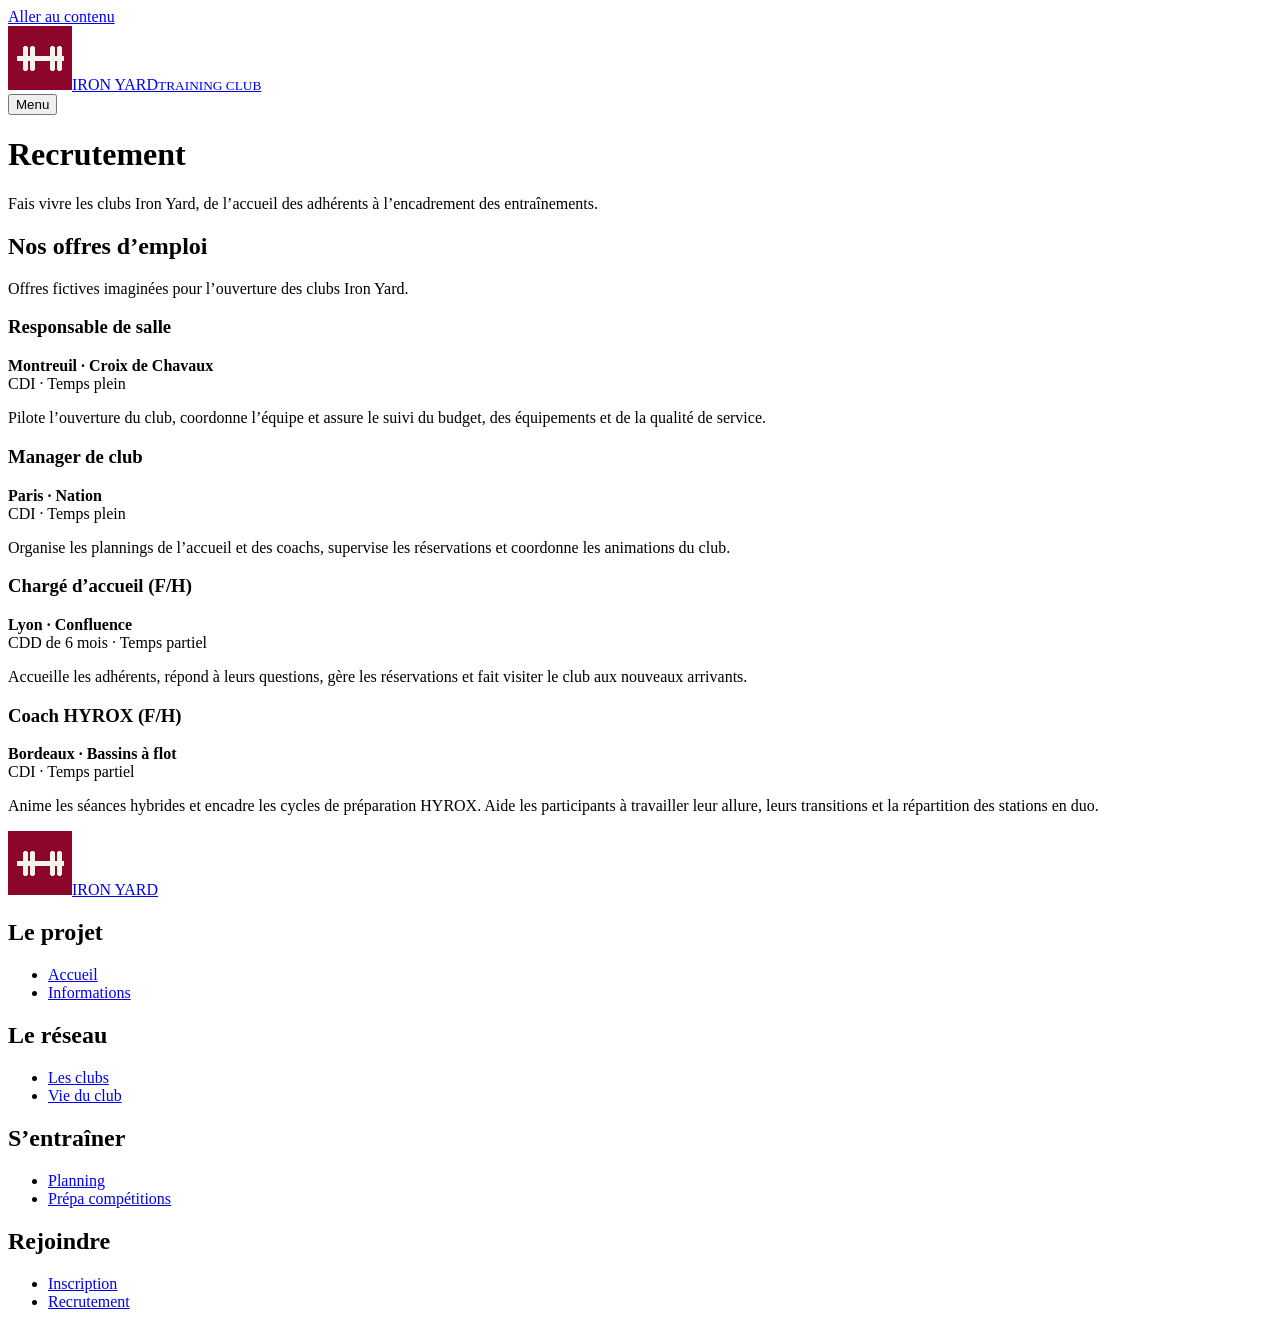
<file: recrutement.html>
<!doctype html>
<html lang="fr">
<head>
<meta charset="utf-8">
<meta name="viewport" content="width=device-width, initial-scale=1">
<meta name="description" content="Découvrez les offres d’emploi prévues pour les clubs Iron Yard.">
<meta name="theme-color" content="#191815">
<title>Recrutement | Iron Yard</title>
<link rel="icon" type="image/png" href="images/favicon.png">
<link rel="stylesheet" href="css/style.css">
</head>
<body class="page-recrutement">
<a class="skip" href="#contenu">Aller au contenu</a>
<header class="club-mast">
 <div class="wrap mast-line">
  <a class="club-logotype" href="index.html"><img src="images/favicon.png" alt="" width="64" height="64"><span>IRON YARD<small>TRAINING CLUB</small></span></a>
  <div class="mast-actions"><button type="button" class="menu-open" aria-haspopup="dialog" aria-controls="club-navigation" hidden>Menu <span aria-hidden="true" class="menu-lines"></span></button></div>
 </div>
 <dialog id="club-navigation" class="menu-screen" aria-label="Menu">
  <div class="wrap mast-line"><span class="club-logotype">IRON YARD</span><form method="dialog"><button class="menu-close" autofocus>Fermer le menu <span aria-hidden="true">×</span></button></form></div>
  <nav aria-label="Navigation principale" class="wrap menu-directory"><section><h2>Le projet</h2><ul><li><a href="index.html">Accueil <span aria-hidden="true">↗</span></a></li><li><a href="informations.html">Informations <span aria-hidden="true">↗</span></a></li></ul></section><section><h2>Le réseau</h2><ul><li><a href="box.html">Les clubs <span aria-hidden="true">↗</span></a></li><li><a href="vie-du-club.html">Vie du club <span aria-hidden="true">↗</span></a></li></ul></section><section><h2>S’entraîner</h2><ul><li><a href="cours.html">Planning <span aria-hidden="true">↗</span></a></li><li><a href="competitions.html">Prépa compétitions <span aria-hidden="true">↗</span></a></li></ul></section><section><h2>Rejoindre</h2><ul><li><a href="inscription.html">Inscription <span aria-hidden="true">↗</span></a></li><li><a href="recrutement.html" aria-current="page">Recrutement <span aria-hidden="true">↗</span></a></li></ul></section></nav>
 </dialog>
</header>
<main id="contenu">
 <header class="membership-front">
  <div class="wrap">
   <h1>Recrutement</h1>
   <p class="lede">Fais vivre les clubs Iron Yard, de l’accueil des adhérents à l’encadrement des entraînements.</p>
  </div>
 </header>
 <section class="wrap section" aria-labelledby="offres" id="offres-emploi">
  <h2 id="offres">Nos offres d’emploi</h2>
  <p>Offres fictives imaginées pour l’ouverture des clubs Iron Yard.</p>
  <div class="grid two">
    <article class="card pad">
      <h3>Responsable de salle</h3>
      <p><strong>Montreuil · Croix de Chavaux</strong><br>CDI · Temps plein</p>
      <p>Pilote l’ouverture du club, coordonne l’équipe et assure le suivi du budget, des équipements et de la qualité de service.</p>
    </article>
    <article class="card pad">
      <h3>Manager de club</h3>
      <p><strong>Paris · Nation</strong><br>CDI · Temps plein</p>
      <p>Organise les plannings de l’accueil et des coachs, supervise les réservations et coordonne les animations du club.</p>
    </article>
    <article class="card pad">
      <h3>Chargé d’accueil (F/H)</h3>
      <p><strong>Lyon · Confluence</strong><br>CDD de 6 mois · Temps partiel</p>
      <p>Accueille les adhérents, répond à leurs questions, gère les réservations et fait visiter le club aux nouveaux arrivants.</p>
    </article>
    <article class="card pad">
      <h3>Coach HYROX (F/H)</h3>
      <p><strong>Bordeaux · Bassins à flot</strong><br>CDI · Temps partiel</p>
      <p>Anime les séances hybrides et encadre les cycles de préparation HYROX. Aide les participants à travailler leur allure, leurs transitions et la répartition des stations en duo.</p>
    </article>
  </div>
 </section>
</main>
<footer class="footer network-footer">
 <div class="wrap footer-layout">
  <a class="club-logotype" href="index.html"><img src="images/favicon.png" alt="" width="64" height="64"><span>IRON YARD</span></a>
  <nav class="footer-directory" aria-label="Navigation de pied de page"><section><h2>Le projet</h2><ul><li><a href="index.html">Accueil</a></li><li><a href="informations.html">Informations</a></li></ul></section><section><h2>Le réseau</h2><ul><li><a href="box.html">Les clubs</a></li><li><a href="vie-du-club.html">Vie du club</a></li></ul></section><section><h2>S’entraîner</h2><ul><li><a href="cours.html">Planning</a></li><li><a href="competitions.html">Prépa compétitions</a></li></ul></section><section><h2>Rejoindre</h2><ul><li><a href="inscription.html">Inscription</a></li><li><a href="recrutement.html" aria-current="page">Recrutement</a></li></ul></section></nav>
 </div>
</footer>
<script defer src="js/menu.js"></script>
</body>
</html>
</file>
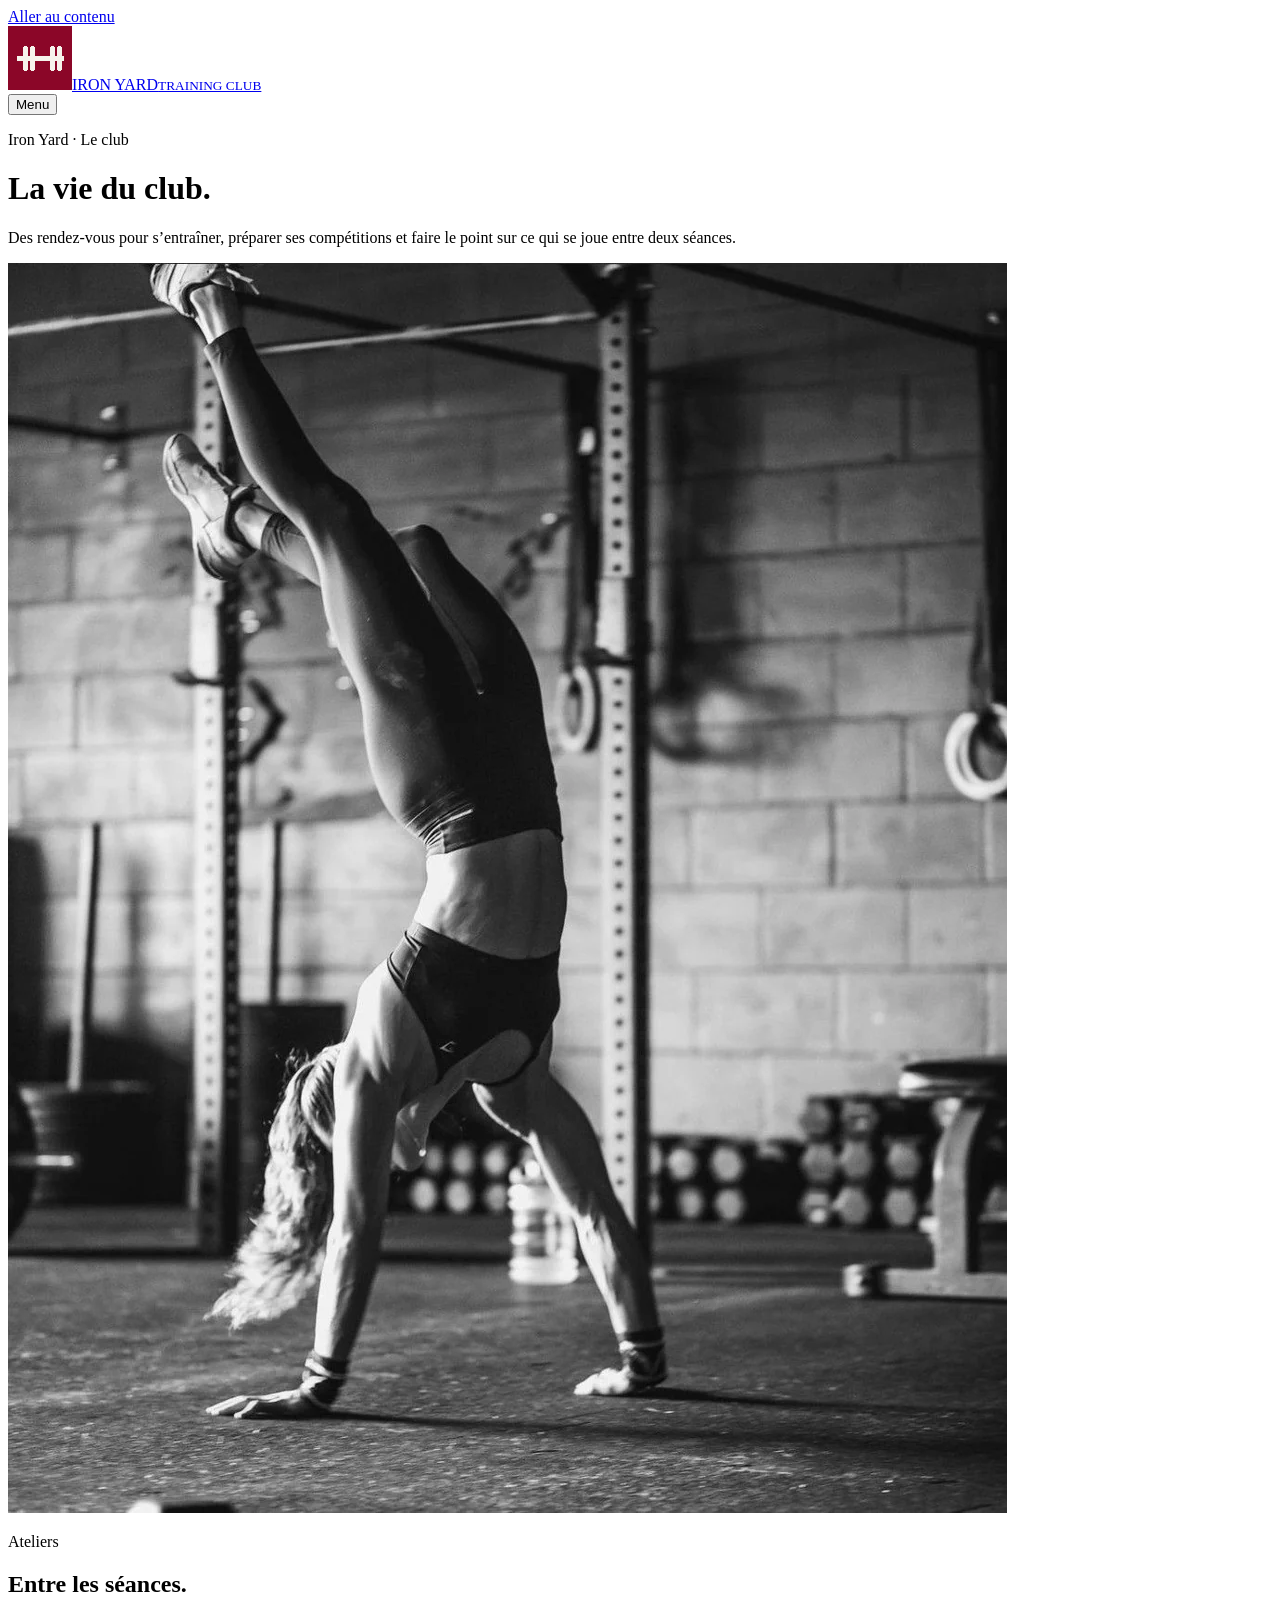
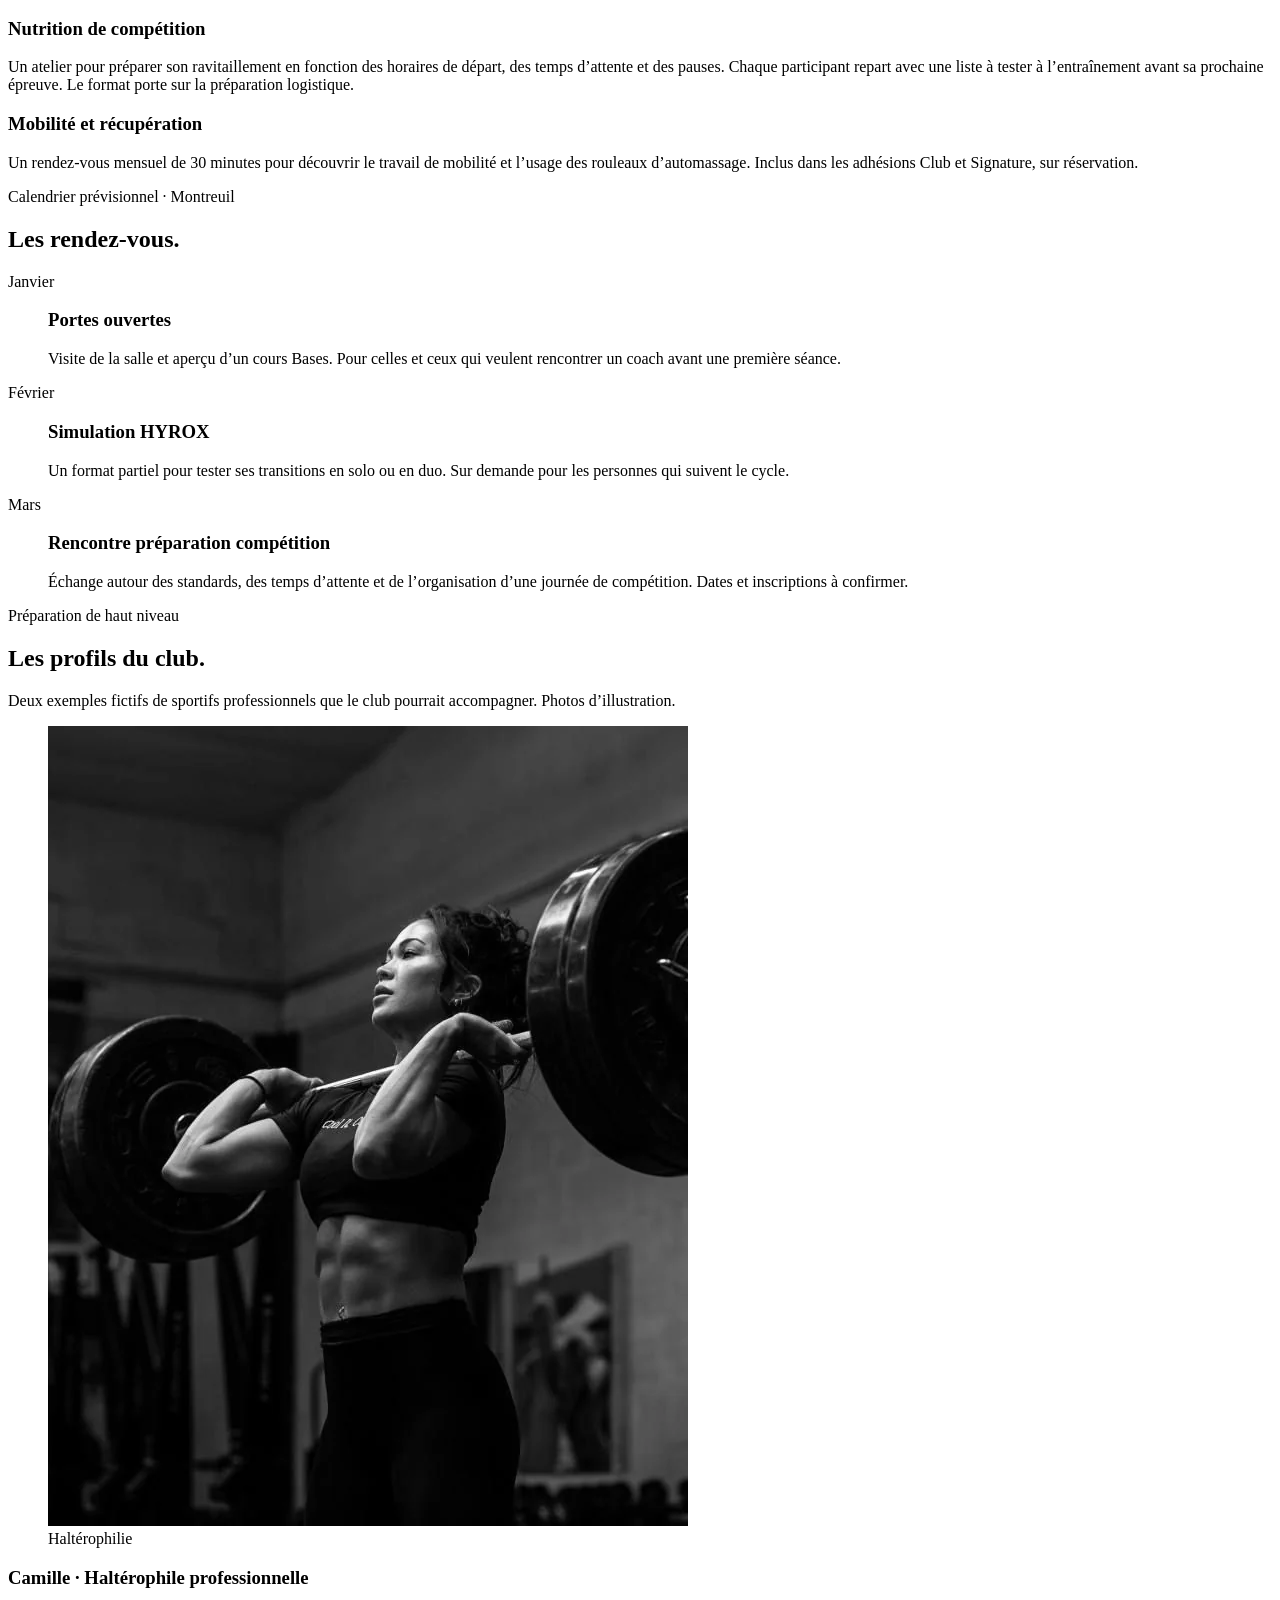
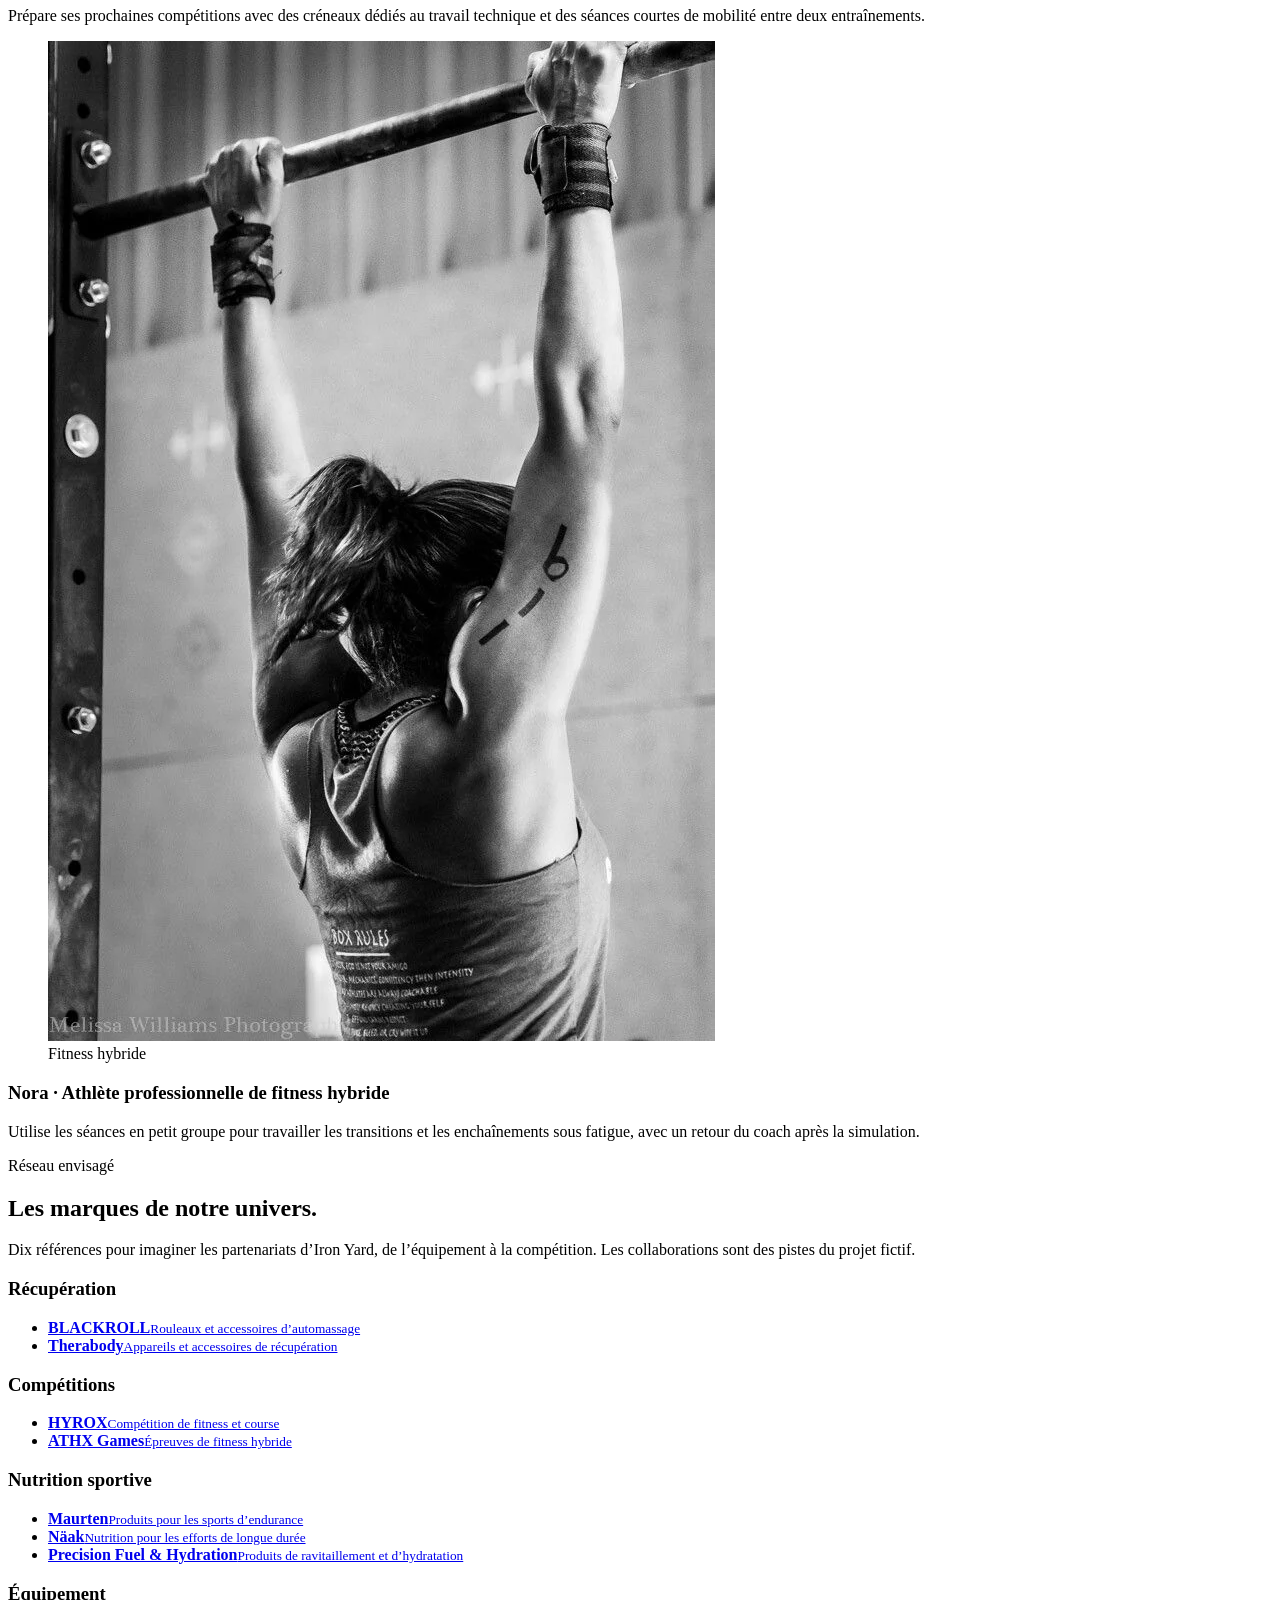
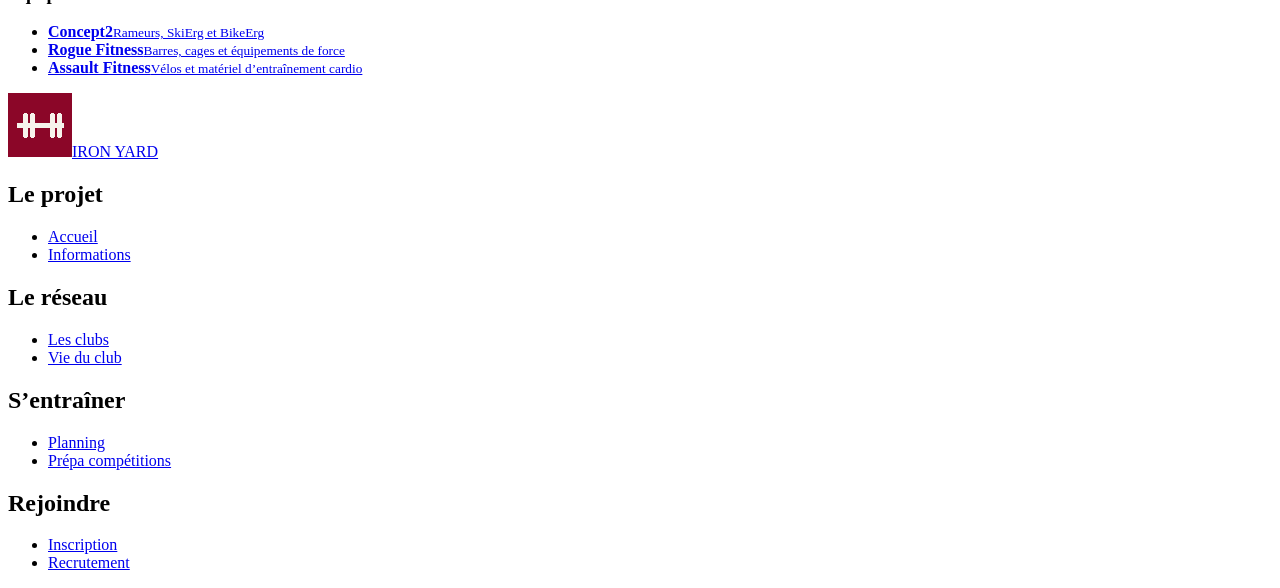
<file: vie-du-club.html>
<!doctype html>
<html lang="fr">
<head>
<meta charset="utf-8">
<meta name="viewport" content="width=device-width, initial-scale=1">
<meta name="description" content="Les rendez-vous, ateliers et profils d’athlètes du projet Iron Yard.">
<meta name="theme-color" content="#191815">
<title>Vie du club | Iron Yard</title>
<link rel="icon" type="image/png" href="images/favicon.png">
<link rel="stylesheet" href="css/style.css">
</head>
<body class="page-vie-du-club">
<a class="skip" href="#contenu">Aller au contenu</a>
<header class="club-mast">
 <div class="wrap mast-line">
  <a class="club-logotype" href="index.html"><img src="images/favicon.png" alt="" width="64" height="64"><span>IRON YARD<small>TRAINING CLUB</small></span></a>
  <div class="mast-actions"><button type="button" class="menu-open" aria-haspopup="dialog" aria-controls="club-navigation" hidden>Menu <span aria-hidden="true" class="menu-lines"></span></button></div>
 </div>
 <dialog id="club-navigation" class="menu-screen" aria-label="Menu">
  <div class="wrap mast-line"><span class="club-logotype">IRON YARD</span><form method="dialog"><button class="menu-close" autofocus>Fermer le menu <span aria-hidden="true">×</span></button></form></div>
  <nav aria-label="Navigation principale" class="wrap menu-directory"><section><h2>Le projet</h2><ul><li><a href="index.html">Accueil <span aria-hidden="true">↗</span></a></li><li><a href="informations.html">Informations <span aria-hidden="true">↗</span></a></li></ul></section><section><h2>Le réseau</h2><ul><li><a href="box.html">Les clubs <span aria-hidden="true">↗</span></a></li><li><a href="vie-du-club.html" aria-current="page">Vie du club <span aria-hidden="true">↗</span></a></li></ul></section><section><h2>S’entraîner</h2><ul><li><a href="cours.html">Planning <span aria-hidden="true">↗</span></a></li><li><a href="competitions.html">Prépa compétitions <span aria-hidden="true">↗</span></a></li></ul></section><section><h2>Rejoindre</h2><ul><li><a href="inscription.html">Inscription <span aria-hidden="true">↗</span></a></li><li><a href="recrutement.html">Recrutement <span aria-hidden="true">↗</span></a></li></ul></section></nav>
 </dialog>
</header>
<main id="contenu">
<header class="club-life-cover"><div class="wrap life-cover-inner">
<div><p class="eyebrow">Iron Yard · Le club</p><h1>La vie du club.</h1><p class="lede">Des rendez-vous pour s’entraîner, préparer ses compétitions et faire le point sur ce qui se joue entre deux séances.</p></div>
<img src="images/equilibre.webp" alt="Athlète en équilibre sur les mains dans une salle de functional fitness" width="999" height="1250" fetchpriority="high">
</div></header>
<section class="wrap section contents" id="ateliers"><div><p class="eyebrow">Ateliers</p><h2>Entre les séances.</h2></div><div class="life-notes"><article><h3>Nutrition de compétition</h3><p>Un atelier pour préparer son ravitaillement en fonction des horaires de départ, des temps d’attente et des pauses. Chaque participant repart avec une liste à tester à l’entraînement avant sa prochaine épreuve. Le format porte sur la préparation logistique.</p></article><article><h3>Mobilité et récupération</h3><p>Un rendez-vous mensuel de 30 minutes pour découvrir le travail de mobilité et l’usage des rouleaux d’automassage. Inclus dans les adhésions Club et Signature, sur réservation.</p></article></div></section>
<section class="dark section" id="agenda"><div class="wrap"><p class="eyebrow">Calendrier prévisionnel · Montreuil</p><h2>Les rendez-vous.</h2><dl class="life-agenda">
<div><dt>Janvier</dt><dd><h3>Portes ouvertes</h3><p>Visite de la salle et aperçu d’un cours Bases. Pour celles et ceux qui veulent rencontrer un coach avant une première séance.</p></dd></div>
<div><dt>Février</dt><dd><h3>Simulation HYROX</h3><p>Un format partiel pour tester ses transitions en solo ou en duo. Sur demande pour les personnes qui suivent le cycle.</p></dd></div>
<div><dt>Mars</dt><dd><h3>Rencontre préparation compétition</h3><p>Échange autour des standards, des temps d’attente et de l’organisation d’une journée de compétition. Dates et inscriptions à confirmer.</p></dd></div>
</dl></div></section>
<section class="wrap section" id="athletes"><p class="eyebrow">Préparation de haut niveau</p><h2>Les profils du club.</h2><p class="lede">Deux exemples fictifs de sportifs professionnels que le club pourrait accompagner. Photos d’illustration.</p><div class="athlete-spread">
<article><figure><img src="images/barre.webp" alt="Athlète portant une barre chargée sur le devant des épaules" width="640" height="800" loading="lazy"><figcaption>Haltérophilie</figcaption></figure><h3>Camille · Haltérophile professionnelle</h3><p>Prépare ses prochaines compétitions avec des créneaux dédiés au travail technique et des séances courtes de mobilité entre deux entraînements.</p></article>
<article><figure><img src="images/suspension.webp" alt="Athlète suspendue à une barre fixe, vue de dos" width="667" height="1000" loading="lazy"><figcaption>Fitness hybride</figcaption></figure><h3>Nora · Athlète professionnelle de fitness hybride</h3><p>Utilise les séances en petit groupe pour travailler les transitions et les enchaînements sous fatigue, avec un retour du coach après la simulation.</p></article>
</div></section>
<section class="section brand-section" id="marques"><div class="wrap"><p class="eyebrow">Réseau envisagé</p><h2>Les marques de notre univers.</h2><p class="lede">Dix références pour imaginer les partenariats d’Iron Yard, de l’équipement à la compétition. Les collaborations sont des pistes du projet fictif.</p><div class="brand-directory"><div class="brand-group"><h3>Récupération</h3><ul><li><a href="https://blackroll.com/"><strong>BLACKROLL</strong><small>Rouleaux et accessoires d’automassage</small></a></li><li><a href="https://www.therabody.com/"><strong>Therabody</strong><small>Appareils et accessoires de récupération</small></a></li></ul></div><div class="brand-group"><h3>Compétitions</h3><ul><li><a href="https://hyrox.com/"><strong>HYROX</strong><small>Compétition de fitness et course</small></a></li><li><a href="https://athxgames.com/"><strong>ATHX Games</strong><small>Épreuves de fitness hybride</small></a></li></ul></div><div class="brand-group"><h3>Nutrition sportive</h3><ul><li><a href="https://www.maurten.com/"><strong>Maurten</strong><small>Produits pour les sports d’endurance</small></a></li><li><a href="https://www.naak.com/"><strong>Näak</strong><small>Nutrition pour les efforts de longue durée</small></a></li><li><a href="https://www.precisionhydration.com/"><strong>Precision Fuel &amp; Hydration</strong><small>Produits de ravitaillement et d’hydratation</small></a></li></ul></div><div class="brand-group"><h3>Équipement</h3><ul><li><a href="https://www.concept2.com/"><strong>Concept2</strong><small>Rameurs, SkiErg et BikeErg</small></a></li><li><a href="https://www.roguefitness.com/"><strong>Rogue Fitness</strong><small>Barres, cages et équipements de force</small></a></li><li><a href="https://www.assaultfitness.com/"><strong>Assault Fitness</strong><small>Vélos et matériel d’entraînement cardio</small></a></li></ul></div></div></div></section>
</main><footer class="footer network-footer">
 <div class="wrap footer-layout">
  <a class="club-logotype" href="index.html"><img src="images/favicon.png" alt="" width="64" height="64"><span>IRON YARD</span></a>
  <nav class="footer-directory" aria-label="Navigation de pied de page"><section><h2>Le projet</h2><ul><li><a href="index.html">Accueil</a></li><li><a href="informations.html">Informations</a></li></ul></section><section><h2>Le réseau</h2><ul><li><a href="box.html">Les clubs</a></li><li><a href="vie-du-club.html" aria-current="page">Vie du club</a></li></ul></section><section><h2>S’entraîner</h2><ul><li><a href="cours.html">Planning</a></li><li><a href="competitions.html">Prépa compétitions</a></li></ul></section><section><h2>Rejoindre</h2><ul><li><a href="inscription.html">Inscription</a></li><li><a href="recrutement.html">Recrutement</a></li></ul></section></nav>
 </div>
</footer>
<script defer src="js/menu.js"></script>
</body>
</html>
</file>
<file: css/style.css>
display: grid;
  grid-column: 2 / -1;
  grid-template-columns: subgrid;
  text-align: center;
}
.network-footer .footer-directory section { padding-top: .75rem; border-top: 1px solid #a17a73; }

.recovery-gallery {
  display: grid;
  grid-template-columns: 1.35fr 1fr;
  gap: 1rem;
  margin-top: 1.75rem;
}
.recovery-gallery img {
  display: block;
  width: 100%;
  height: clamp(18rem,42vw,35rem);
  object-fit: cover;
}

@media (max-width: 690px) {
  .network-footer .footer-layout { grid-template-columns: repeat(2,minmax(0,1fr)); }
  .network-footer .club-logotype,
  .network-footer .footer-directory { grid-column: 1 / -1; }
  .recovery-gallery { grid-template-columns: 1fr; }
  .recovery-gallery img { height: auto; max-height: 30rem; }
}

/* Carte, espaces et récupération de la page Les clubs */
.page-box [hidden] { display: none; }
.club-locator {
  display: grid;
  grid-template-columns: minmax(15.5rem, .7fr) minmax(0, 1.3fr);
  align-items: stretch;
  border: 1px solid var(--line);
  margin-top: 1.5rem;
}
.club-panel {
  background: var(--tile);
  padding: clamp(1rem, 4vw, 2.5rem);
}
.club-panel label { display: block; font-weight: 750; margin-bottom: .55rem; }
.club-panel select {
  width: 100%;
  padding: .65rem .5rem;
  border: 1px solid var(--accent);
  background: var(--paper);
  color: var(--ink);
  font: inherit;
}
.club-sheet { margin-top: 1.6rem; }
.club-sheet dl { margin: 0 0 1.15rem; }
.club-sheet dt { font-weight: 750; margin-top: .8rem; }
.club-sheet dd { margin: 0; }
.club-map {
  position: relative;
  align-self: center;
  justify-self: center;
  width: min(100%, 600px);
  aspect-ratio: 1;
}
.club-pin {
  position: absolute;
  left: var(--x);
  top: var(--y);
  transform: translate(-50%, -50%);
  width: clamp(16px, 4vw, 30px);
  aspect-ratio: 1;
  padding: 0;
  display: grid;
  place-items: center;
  border: 0;
  border-radius: 50%;
  background: transparent;
  color: var(--accent);
  cursor: pointer;
}
.club-pin::before {
  content: "";
  width: .7rem;
  aspect-ratio: 1;
  border: 2px solid #fff;
  border-radius: 50%;
  background: currentColor;
  box-shadow: 0 0 0 1px currentColor;
}
.club-pin:hover::before { transform: scale(1.18); }
.club-pin[aria-pressed="true"] { z-index: 1; }
.club-pin[aria-pressed="true"]::before {
  background: #fff;
  border-color: currentColor;
  box-shadow: 0 0 0 2px #fff, 0 0 0 4px currentColor;
}
.club-pin:focus-visible, .club-panel select:focus-visible {
  outline: 2px solid var(--accent);
  outline-offset: 3px;
}

.club-spaces { background: var(--tile); }
.club-spaces-layout {
  display: grid;
  grid-template-columns: minmax(0, .85fr) minmax(0, 1.15fr);
  gap: clamp(1.5rem, 4vw, 4rem);
  align-items: center;
}
.club-spaces h2 { font-size: clamp(2rem, 4.2vw, 3.8rem); }
.club-training-photos, .club-recovery-photos {
  display: grid;
  gap: 1rem;
}
.club-training-photos { grid-template-columns: repeat(2, minmax(0, 1fr)); }
.club-recovery-photos {
  grid-template-columns: repeat(4, minmax(0, 1fr));
  margin-top: 1.75rem;
}
.club-training-photos figure, .club-recovery-photos figure { margin: 0; }
.club-training-photos img { aspect-ratio: 4 / 3; object-fit: cover; }
.club-training-photos figure:nth-child(3) img { object-position: 50% 62%; }
.club-training-photos figcaption { padding-top: .45rem; font-weight: 750; }
.club-recovery-photos img { aspect-ratio: 4 / 5; object-fit: cover; }

@media (max-width: 690px) {
  .club-locator, .club-spaces-layout { grid-template-columns: 1fr; }
  .club-recovery-photos { grid-template-columns: repeat(2, minmax(0, 1fr)); }
  .club-pin::before { width: .53rem; }
}
</file>
<file: Iron-Yard-Accueil/css/style.css>
:root{--ink:#171613;--muted:#5d5a53;--paper:#f6f3ec;--tile:#eae5db;--accent:#a63022;--hot:#f35943;--line:#d5cfc2;--wide:1200px}
*{box-sizing:border-box}html{scroll-behavior:smooth}body{margin:0;background:var(--paper);color:var(--ink);font:1rem/1.55 system-ui,sans-serif}a{color:inherit}img{display:block;width:100%;height:auto}button{font:inherit}p,ul{margin:0 0 1rem}h1,h2,h3{margin:0 0 .65em;line-height:1;font-family:Impact,"Arial Narrow",system-ui,sans-serif;letter-spacing:-.02em}h1,h2{text-transform:uppercase}h1{font-size:clamp(3rem,9vw,8.4rem)}h2{font-size:clamp(2.15rem,5vw,4.8rem)}h3{font-size:clamp(1.35rem,2.5vw,2rem)}a:focus-visible,summary:focus-visible{outline:3px solid #e35737;outline-offset:4px}.wrap{width:min(var(--wide),calc(100% - 3rem));margin-inline:auto}.skip{position:absolute;left:1rem;top:-6rem;background:white;padding:.6rem;z-index:9}.skip:focus{top:1rem}
.mast{background:#191815;color:#fff}.mast .wrap{display:flex;align-items:center;justify-content:space-between;gap:1.2rem;min-height:76px}.wordmark{text-decoration:none;font-weight:950;line-height:.93;font-size:1.28rem;letter-spacing:-.045em;white-space:nowrap}.wordmark span{display:inline-block;color:var(--hot);margin-right:.35rem;transform:skew(-11deg)}.mast ul,.footer ul,.chips{display:flex;align-items:center;flex-wrap:wrap;gap:.5rem 1.25rem;list-style:none;padding:0;margin:0}.mast nav a{text-decoration:none;font-weight:750;font-size:.87rem;padding:.55rem 0;display:inline-block}.mast nav a[aria-current=page]{color:#ff806c;text-decoration:underline;text-underline-offset:5px}.mast nav li:last-child a{border:1px solid #fa917e;padding:.45rem .75rem}.mast a:hover,.footer a:hover{color:#ff806c}
.hero{position:relative;isolation:isolate;display:grid;align-items:end;min-height:min(760px,87svh);color:white;background:#28211d}.hero img,.hero::after{position:absolute;inset:0;height:100%;object-fit:cover;object-position:62% center;z-index:-2}.hero::after{content:"";z-index:-1;background:linear-gradient(90deg,#141210ed 0%,#141210aa 36%,#14121000 82%),linear-gradient(0deg,#141210c9,transparent 48%)}.hero .wrap{padding-block:clamp(4rem,12vh,9rem) 4rem}.hero h1{margin:0 0 .18em}.hero .tagline{font-size:clamp(1.35rem,3vw,2.2rem);font-weight:850;margin-bottom:.8rem}.lede{font-size:clamp(1.1rem,2vw,1.35rem);max-width:64ch}.hero .lede{max-width:53ch}.eyebrow{text-transform:uppercase;font-size:.77rem;font-weight:850;letter-spacing:.16em;color:var(--accent);margin:0 0 1rem}.hero .eyebrow,.dark .eyebrow{color:#ff8b79}.actions{display:flex;flex-wrap:wrap;gap:.7rem;margin-top:1.65rem}.btn{display:inline-flex;align-items:center;gap:1rem;background:var(--accent);color:#fff;text-decoration:none;font-weight:800;padding:.85rem 1.2rem;border:1px solid transparent;min-height:47px}.btn:hover{background:#792316}.btn.ghost{background:transparent;border-color:currentColor}.btn.ghost:hover{background:#fff;color:#171613}.btn[aria-disabled=true]{background:#4e4941}
.band{border-bottom:1px solid var(--line);background:#ebe5db}.band .wrap{display:grid;grid-template-columns:repeat(3,1fr)}.band div div{padding:1rem;border-right:1px solid var(--line);font-size:.88rem}.band div div:first-child{border-left:1px solid var(--line)}.band b{display:block;font-size:1rem}.section{padding-block:clamp(2.8rem,7vw,6rem)}.tight{padding-block:clamp(2rem,4vw,3.5rem)}.dark{background:#1b1916;color:#fff}.dark p{color:#e8ded1}.inside h1{font-size:clamp(3rem,7.8vw,6.7rem);max-width:15ch}.inside{border-bottom:1px solid var(--line)}.grid{display:grid;gap:1.3rem}.two,.split{grid-template-columns:repeat(2,minmax(0,1fr))}.three{grid-template-columns:repeat(3,minmax(0,1fr))}.split{display:grid;align-items:center;gap:clamp(1.5rem,5vw,4rem)}.split img{aspect-ratio:5/4;object-fit:cover}.card{background:#fffcf5;border:1px solid var(--line);min-width:0}.card img{aspect-ratio:16/10;object-fit:cover}.pad{padding:clamp(1rem,3vw,2rem)}.card p:last-child,.pad ul:last-child{margin-bottom:0}.textlink{font-weight:850;color:var(--accent);text-underline-offset:.2em}.price{display:block;font-size:2.5rem;font-weight:900;letter-spacing:-.05em;margin-bottom:.5rem}.note{background:var(--tile);border-left:4px solid var(--accent);padding:.85rem 1rem;color:#3c3730;margin:1rem 0}.chips li a{font-size:.9rem;font-weight:750}.chips{margin-top:1rem;padding-block:.7rem}.toc{border-top:1px solid var(--line)}.table-box{overflow-x:auto;border:1px solid var(--line);margin:1rem 0 1.5rem;background:#fffcf5}table{border-collapse:collapse;width:100%;font-size:.91rem}caption{text-align:left;padding:.8rem 1rem;font-weight:800}th,td{padding:.7rem .9rem;text-align:left;vertical-align:top;border-bottom:1px solid var(--line)}thead th{background:#2c2822;color:white}tbody tr:nth-child(even){background:#f1ece3}tbody tr:last-child>*{border-bottom:0}.info section{padding-block:2rem;border-bottom:1px solid var(--line);scroll-margin-top:1rem}.info h2{font-size:clamp(1.85rem,4vw,3.25rem)}.info .table-box table{min-width:655px}details{border-top:1px solid var(--line);padding:1rem 0}summary{cursor:pointer;font-weight:800}details p{margin:.65rem 0 0}.footer{background:#191815;color:#eee4d5;padding:2rem 0}.footer .wrap{display:flex;justify-content:space-between;flex-wrap:wrap;gap:1.3rem}.footer p{margin:.4rem 0 0;font-size:.86rem}.footer a{font-weight:750}.footer ul{font-size:.88rem}
@media(max-width:950px){.mast .wrap{align-items:flex-start;flex-direction:column;padding-block:1rem;gap:.5rem}.mast ul{gap:.15rem .85rem}.mast nav a{font-size:.82rem}}
@media(max-width:690px){.wrap{width:calc(100% - 2rem)}.two,.three,.split{grid-template-columns:1fr}.hero{min-height:600px;min-height:min(680px,82svh)}.hero::after{background:linear-gradient(0deg,#15120ff8 0%,#15120f92 67%,#15120f05)}.hero .wrap{padding:3rem 0 2rem}.band div div{padding:.55rem;font-size:.74rem}.band b{font-size:.83rem}.table-box th,.table-box td{padding:.55rem .65rem}.split img{aspect-ratio:16/10}}
@media(prefers-reduced-motion:reduce){html{scroll-behavior:auto}}

@font-face {
  font-family: "DejaVu Condensed";
  src: url("../fonts/dejavu-condensed-bold.woff") format("woff");
  font-display: swap;
  font-weight: 700;
}
h1, h2, h3 { font-family: "DejaVu Condensed", "Arial Narrow", system-ui, sans-serif; font-weight: 700; letter-spacing: -.055em; }
.inside h1 { max-width: 100%; }
.hero h1 { letter-spacing: -.065em; }
::selection { background: #ffc5ad; color: #171613; }
.table-box:focus-visible { outline: 3px solid var(--accent); outline-offset: 3px; }
@media (max-width: 360px) {
  .hero h1 { font-size: 2.75rem; }
  .inside h1 { font-size: 2.6rem; }
}

/* Identité Iron Yard et accueil éditorial */
:root {
  --ink: #151412;
  --paper: #f5f1e8;
  --tile: #ece5dc;
  --accent: #8b0628;
  --hot: #ed9b8d;
  --line: #d8cec2;
}
.mast { background: #151412; }
.wordmark { display: inline-flex; align-items: center; gap: .65rem; }
.wordmark img { width: 32px; height: 32px; }
.wordmark span { color: inherit; margin: 0; transform: none; }
.wordmark small { display: block; font-size: .55rem; letter-spacing: .18em; margin-top: .25rem; }
.mast nav a[aria-current=page] { color: #ffafa1; }
.mast nav li:last-child a { border-color: #d78ba2; }
.front { border-bottom: 1px solid var(--line); }
.front-grid { display: grid; grid-template-columns: minmax(0, 1fr) minmax(0, 1.05fr); }
.front-copy { align-self: center; padding: clamp(2.5rem, 7vw, 6rem) clamp(1rem, 4vw, 4rem) clamp(2.5rem, 7vw, 6rem) 0; }
.front h1 { font-size: clamp(4.1rem, 10vw, 9.2rem); line-height: .79; letter-spacing: -.09em; margin: .12em 0 .27em; }
.period { color: var(--accent); }
.front .tagline { font-weight: 850; font-size: clamp(1.15rem, 2.1vw, 1.7rem); line-height: 1.2; }
.front .lede { font-size: clamp(1rem, 1.5vw, 1.17rem); max-width: 42ch; }
.front-photo { margin: 0; min-height: 550px; position: relative; background: #282421; }
.front-photo > img { position: absolute; inset: 0; height: 100%; object-fit: cover; object-position: 52% center; }
.front-photo figcaption { position: absolute; width: min(30%, 155px); inset: auto 1rem 1rem auto; }
.front-photo figcaption img { display: block; width: 100%; height: auto; }
.btn:hover { background: #6b2024; }
.btn.outline { color: var(--accent); border-color: currentColor; background: transparent; }
.btn.outline:hover { color: white; border-color: var(--accent); background: var(--accent); }
.page-index .card img { object-position: 50% 40%; }
.page-index .card:nth-child(2) img { object-position: 50% 55%; }
.page-competitions .split img { aspect-ratio: 4/5; object-position: center; }
.inline-link { font-weight: 800; text-underline-offset: .2em; }
.cycle-steps { list-style: none; counter-reset: step; padding: 0; margin: 1.25rem 0; border-top: 1px solid #a88d81; }
.cycle-steps li { counter-increment: step; display: grid; grid-template-columns: 2.5rem 1fr; padding: .7rem 0; border-bottom: 1px solid #a88d81; }
.cycle-steps li::before { content: '0' counter(step); font-weight: 850; color: var(--accent); }
.dark .cycle-steps li::before { color: #ffafa1; }
.planning-mobile { display: none; }
.planning-mobile dl { padding: .1rem 0; margin: 0; }
.planning-mobile dt { font-weight: 850; margin: .65rem 0 .1rem; }
.planning-mobile dd { margin: 0; }
@media (max-width: 690px) {
  .front-grid { grid-template-columns: 1fr; }
  .front-copy { padding: 2.6rem 0; }
  .front h1 { font-size: clamp(4.1rem, 20vw, 7rem); }
  .front-photo { min-height: 0; aspect-ratio: 5/4; }
  .page-cours .table-box { display: none; }
  .planning-mobile { display: block; }
  .page-competitions .split img { max-height: 450px; }
}

.signup-grid [hidden] { display: none; }
.signup-progress { list-style: none; display: grid; grid-template-columns: repeat(3, 1fr); gap: .4rem; padding: 0; margin: 0 0 2rem; }
.signup-progress li { border-top: 3px solid var(--line); padding-top: .5rem; font-weight: 750; font-size: .85rem; color: var(--muted); }
.signup-progress [data-complete], .signup-progress [aria-current] { border-color: var(--accent); }
.signup-progress [aria-current] { color: var(--accent); font-weight: 900; }
#signup fieldset { border: 0; padding: 0; margin: 0; min-inline-size: 0; }
#signup legend { font-size: clamp(1.5rem, 4vw, 2.2rem); font-weight: 900; margin-bottom: 1rem; }
#signup .btn { cursor: pointer; }
.choice { display: flex; gap: .9rem; align-items: center; padding: .8rem 1rem; border: 1px solid var(--line); border-left-width: 4px; background: #fffcf5; margin-bottom: .55rem; cursor: pointer; }
.choice:has(:checked) { border-left-color: var(--accent); background: #f2e4df; }
.choice input { accent-color: var(--accent); width: 1.1rem; height: 1.1rem; }
.choice small { display: block; color: var(--muted); }
.choice:last-of-type { margin-bottom: 1.3rem; }
.select-label { display: block; margin: .75rem 0 .3rem; font-weight: 800; }
#signup select { width: 100%; padding: .7rem; border: 1px solid var(--line); background: #fffcf5; color: var(--ink); font: inherit; }
.review { margin: 0 0 1rem; display: grid; grid-template-columns: minmax(6rem, auto) 1fr; }
.review dt, .review dd { border-bottom: 1px solid var(--line); padding: .55rem .35rem; margin: 0; }
.review dt { font-weight: 800; }
@media (max-width: 690px) {
}

/* Direction éditoriale du club */
:root {
  --ink: #1c1815;
  --paper: #f5f0e7;
  --tile: #ebe3d7;
  --accent: #8b0628;
  --line: #d3c5b5;
}
body { font-family: system-ui, sans-serif; }
.mast .wrap { min-height: 84px; }
.mast nav a { letter-spacing: .02em; }
.mast nav li:nth-last-child(2) a { color: #fff3ed; border: 1px solid #a66e7e; padding: .55rem .85rem; }
.mast nav li:last-child a { border: 0; padding: .55rem 0; }
.mast nav a[aria-current=page] { text-decoration-color: #ffafa1; }
.front-grid { position: relative; grid-template-columns: minmax(0, 1fr) minmax(0, 1.12fr); }
.front-copy { padding-right: clamp(1.5rem, 5.5vw, 5rem); }
.front h1 {
  font-family: Georgia, "Times New Roman", serif;
  font-size: clamp(4.5rem, 11.5vw, 10.5rem);
  font-weight: 400;
  letter-spacing: -.105em;
  line-height: .79;
  margin-left: -.05em;
}
.front .tagline { font-family: Georgia, serif; font-weight: 400; font-size: clamp(1.4rem, 2.4vw, 2.05rem); }
.front .lede { color: #463e36; }
.front-photo { min-height: 640px; }
.front-photo > img { filter: grayscale(100%); }
.front-photo figcaption { inset: auto 1.1rem 1.1rem auto; border: 1px solid #d5b6b2; }
.eyebrow { letter-spacing: .22em; font-size: .69rem; }
.section h2, .inside h1 { font-family: Georgia, "Times New Roman", serif; font-weight: 400; text-transform: none; letter-spacing: -.055em; }
.inside h1 { max-width: none; }
.dark { background: #211a18; }
.btn { font-size: .88rem; letter-spacing: .025em; }
.card { background: #f9f5ec; }
.band { background: #ebe2d7; }
.band b { font-family: Georgia, serif; font-size: 1.2rem; font-weight: 400; }
.page-index .card img, .page-competitions .split img { filter: grayscale(100%); }
.page-index .card img { aspect-ratio: 3/2; }
.page-index .section:not(.dark) .grid { gap: clamp(.8rem, 3vw, 2.5rem); }
.page-tarifs .card:last-child { color: #fff8ec; background: #401416; border-color: #401416; }
.page-tarifs .card:last-child .btn { background: #fff8ec; color: #6b1f24; }
.page-tarifs .card:last-child .btn:hover { background: #eadacd; }
@media(max-width: 980px) {
  .front-photo { min-height: 540px; }
}
@media(max-width: 690px) {
  .front-grid { grid-template-columns: 1fr; }
  .front h1 { font-size: clamp(4.6rem, 20vw, 7.3rem); }
  .front-photo { min-height: 0; }
  .band b { font-size: .96rem; }
}
.inside h1, h2 { overflow-wrap: anywhere; }
button:focus-visible, select:focus-visible, input:focus-visible { outline: 3px solid #a33438; outline-offset: 3px; }
.front-photo figcaption img { height: auto; }

/* Affiche, sommaire et doubles pages */
.poster { position: relative; min-height: calc(100vh - 72px); min-height: calc(100svh - 72px); background: #211916; color: var(--paper); isolation: isolate; }
.poster-photo { position: absolute; inset: 0; width: 100%; height: 100%; object-fit: cover; object-position: 76% center; filter: grayscale(1); z-index: -2; }
.poster::before { content: ""; position: absolute; inset: 0; z-index: -1; background: linear-gradient(90deg,#261412e8,#26141278 53%,#26141209 100%),linear-gradient(0deg,#1c1514b8,transparent 40%); }
.poster-inner { width: min(1370px,calc(100% - 4rem)); min-height: inherit; margin: auto; padding-block: clamp(2rem,7vw,6rem) 2.5rem; display: grid; grid-template-columns: minmax(0,1fr); align-content: space-between; row-gap: 1rem; }
.poster h1 { font: 400 clamp(5rem,18vw,18rem)/.74 Georgia,serif; letter-spacing: -.11em; margin: 0 0 .04em -.06em; }
.poster-caption { display: flex; justify-content: flex-end; }
.contents { display: grid; grid-template-columns: 1fr 1.05fr; gap: clamp(2rem,7vw,7rem); align-items: start; }
.contents nav a { display: grid; grid-template-columns: 1fr auto; gap: .05rem 1rem; align-items: center; text-decoration: none; padding: .85rem .25rem; border-top: 1px solid var(--line); }
.contents nav a:last-child { border-bottom: 1px solid var(--line); }
.contents nav a:hover { color: var(--accent); }
.contents nav a span { font: 400 clamp(1.6rem,3.2vw,2.65rem)/1.15 Georgia,serif; }
.contents nav a small { grid-row: 2; }
.contents nav a b { grid-area: 1 / 2 / 3; color: var(--accent); }
.photo-essay { display: grid; grid-template-columns: 1.12fr 1fr .63fr; background: #381416; color: var(--paper); align-items: stretch; }
.photo-essay img { height: 100%; min-height: 0; object-fit: cover; filter: grayscale(1); }
.photo-essay div { align-self: center; padding: clamp(1.25rem,4vw,4rem); }
.photo-essay h2 { font: 400 clamp(2.3rem,4.5vw,4.6rem)/.97 Georgia,serif; text-transform: none; }
.photo-essay .eyebrow { color: #f4c1b7; }
.cycle-index { display: grid; grid-template-columns: repeat(3,1fr); border-bottom: 1px solid var(--line); }
.cycle-index a { padding: 1rem .5rem; text-decoration: none; font-weight: 850; }
.cycle-index a:hover { color: var(--accent); }
.cycle-index span { display: block; font-size: .8rem; font-weight: 400; }
.programme { gap: clamp(2rem,7vw,7rem); }
.programme img { box-shadow: .9rem .9rem 0 #9b776c66; }
.membership-ledger { border-top: 1px solid var(--line); }
.membership-row { display: grid; grid-template-columns: .9fr .85fr 1.4fr auto; gap: 1rem; align-items: center; padding: 1.4rem .6rem; border-bottom: 1px solid var(--line); }
.membership-row > * { margin: 0; }
.membership-row h3, .membership-row .price { font-family: Georgia,serif; font-weight: 400; }
.membership-row .price { font-size: clamp(1.35rem,3vw,2.3rem); }
.membership-row:last-child { color: var(--paper); background: #461219; padding-inline: .85rem; }
.membership-row:last-child .btn { color: #5e1921; background: var(--paper); }
.club-directory div { display: grid; grid-template-columns: minmax(8rem,1fr) 3fr; padding: .95rem 0; border-top: 1px solid var(--line); gap: 1rem; }
.club-directory dt { font: 400 1.5rem Georgia,serif; }
.club-directory dd { margin: 0; }
.guide-hero { background: #241a19; color: var(--paper); display: grid; grid-template-columns: .65fr 1fr; align-items: center; }
.guide-hero > img { height: 100%; max-height: 510px; object-fit: cover; }
.guide-hero div { padding: clamp(1.5rem,6vw,6rem); }
.guide-hero h1 { font: 400 clamp(3.5rem,8vw,8rem)/.92 Georgia,serif; text-transform: none; }
.guide-hero .eyebrow { color: #f4c1b7; }
.guide-columns { display: grid; grid-template-columns: 1fr 2.5fr; gap: clamp(2rem,7vw,7rem); }
.guide-columns nav { position: sticky; top: 1rem; align-self: start; }
.guide-columns nav a { display: block; border-top: 1px solid var(--line); padding: .6rem 0; font-weight: 750; text-decoration: none; }
.guide-columns section { padding-bottom: 2rem; margin-bottom: 2rem; border-bottom: 1px solid var(--line); }
@media(max-width: 960px) { .membership-row { grid-template-columns: 1fr 1fr; } .membership-row .btn { justify-self: start; } }
@media(max-width: 690px) {
  .poster-inner { width: calc(100% - 2rem); }
  .poster h1 { font-size: clamp(4.45rem,21vw,9rem); }
  .contents,.guide-hero,.guide-columns { grid-template-columns: 1fr; }
  .guide-columns nav { position: static; }
  .guide-hero > img { height: 260px; }
  .photo-essay { grid-template-columns: 1fr 1fr; }
  .photo-essay div { grid-area: 2 / 1 / 3 / 3; }
  .photo-essay img { aspect-ratio: 1; }
  .membership-row { gap: .65rem; }
  .membership-row p { grid-column: 1/-1; }
  .club-directory div { grid-template-columns: 1fr; }
}

/* Cahier de la vie du club */
.club-life-cover { background: #241a19; color: var(--paper); }
.life-cover-inner { display: grid; grid-template-columns: 1.15fr .85fr; align-items: center; gap: clamp(1.5rem,6vw,6rem); }
.life-cover-inner > div { padding: 3rem 0; }
.life-cover-inner img { height: clamp(360px,45vw,600px); object-fit: cover; object-position: center 45%; }
.life-cover-inner h1 { font: 400 clamp(3.2rem,8vw,8rem)/.9 Georgia,serif; text-transform: none; }
.life-cover-inner .eyebrow { color: #f4c1b7; }
.life-nav { display: flex; flex-wrap: wrap; gap: .55rem 1rem; }
.life-nav a { text-underline-offset: .3em; font-weight: 750; }
.life-notes article { border-top: 1px solid var(--line); padding-top: .85rem; margin-bottom: 1.35rem; }
.life-agenda > div { display: grid; grid-template-columns: 1fr 2fr; gap: 1rem; border-top: 1px solid #996960; padding: 1.2rem 0; }
.life-agenda dt { font: 400 clamp(1.4rem,3vw,2.3rem) Georgia,serif; }
.life-agenda dd, .life-agenda p { margin: 0; }
.athlete-spread { display: grid; grid-template-columns: 1.15fr .85fr; gap: clamp(1.5rem,6vw,5rem); margin-top: 2rem; }
.athlete-spread article:nth-child(2) { padding-top: clamp(1.5rem,7vw,6rem); }
.athlete-spread figure { margin: 0 0 1rem; }
.athlete-spread img { height: clamp(280px,39vw,550px); object-fit: cover; object-position: center 35%; }
.athlete-spread figcaption { font-size: .8rem; margin-top: .45rem; }
.brand-section { background: #ecdfd6; }
.brand-directory { display: grid; grid-template-columns: repeat(2,minmax(0,1fr)); gap: 1.4rem 3rem; margin-top: 2rem; }
.brand-group { border-top: 1px solid #ab8b88; padding-top: 1rem; }
.brand-group ul { display: grid; gap: .75rem; list-style: none; margin: 0; padding: 0; }
.brand-group a { display: block; text-decoration: none; }
.brand-group a:hover strong { color: var(--accent); text-decoration: underline; }
.brand-group strong { display: block; letter-spacing: -.04em; font-size: clamp(1.3rem,3vw,2.1rem); }
.brand-group small { display: block; }
@media(max-width:690px) {
  .life-cover-inner,.athlete-spread,.brand-directory { grid-template-columns: 1fr; }
  .life-cover-inner img { height: 320px; }
  .life-cover-inner > div { padding-bottom: 0; }
  .athlete-spread article:nth-child(2) { padding-top: 0; }
  .life-agenda > div { grid-template-columns: 1fr; }
}

/* Navigation du club */
.club-mast { background: #1b1514; color: #f5f0e7; }
.mast-line { min-height: 72px; display: flex; justify-content: space-between; align-items: center; gap: .7rem; }
.club-logotype { display: inline-flex; gap: .65rem; align-items: center; text-decoration: none; font-weight: 900; letter-spacing: .05em; line-height: 1; }
.club-logotype img { width: 34px; height: 34px; }
.club-logotype small { display: block; margin-top: .32rem; font-size: .53rem; letter-spacing: .23em; }
.mast-actions { display: flex; align-items: center; gap: clamp(.7rem,3vw,2.5rem); }
.menu-open,.menu-close { background: transparent; border: 1px solid #a17a73; color: inherit; padding: .55rem .85rem; cursor: pointer; }
.menu-open:not([hidden]),.menu-close { display: inline-flex; gap: .8rem; align-items: center; }
.menu-lines { width: 17px; height: 9px; border-block: 1px solid currentColor; }
.menu-directory { display: grid; grid-template-columns: repeat(4,minmax(0,1fr)); gap: 1.25rem; padding-block: 1.25rem; }
.menu-directory section { border-top: 1px solid #a17a73; padding-top: .85rem; }
.menu-directory h2 { font: 750 .72rem/1.3 system-ui,sans-serif; letter-spacing: .15em; text-transform: uppercase; color: #f3b9af; }
.menu-directory ul { list-style: none; margin: 0; padding: 0; }
.menu-directory a { display: flex; align-items: baseline; gap: .35rem; justify-content: space-between; font: 400 clamp(1.1rem,2.4vw,2.25rem)/1.1 Georgia,serif; padding: .52rem .1rem; text-decoration: none; }
.menu-directory a:hover,.menu-directory a[aria-current] { color: #ffc4bb; text-decoration: underline; text-underline-offset: .15em; }
.menu-directory a span { font: 400 .8rem system-ui,sans-serif; }

/* Structures par page */
.club-atlas {
  position: relative;
  display: grid;
  align-items: end;
  width: 100%;
  min-height: calc(100vh - 72px);
  min-height: calc(100svh - 72px);
  isolation: isolate;
  color: white;
  background: #211815;
}
.club-atlas::before {
  content: "";
  position: absolute;
  inset: 0;
  z-index: -1;
  background: linear-gradient(0deg, #1a1010ee, transparent 85%);
}
.club-atlas > img {
  position: absolute;
  inset: 0;
  width: 100%;
  height: 100%;
  object-fit: cover;
  object-position: center 60%;
  z-index: -2;
}
.club-atlas .wrap { padding-block: 2.5rem; }
.club-atlas h1 { font: 400 clamp(3.8rem, 10vw, 8rem)/.9 Georgia,serif; text-transform: none; }
.club-atlas .eyebrow,.race-cover .eyebrow { color: #ffcdc2; }
.page-box .club-directory { display: grid; grid-template-columns: repeat(3,1fr); gap: 1.3rem; }
.page-box .club-directory div { display: block; border-top: 3px solid var(--accent); }
.page-box .club-directory dt { margin-bottom: .55rem; }
.board-title .wrap { padding-block: clamp(2rem,5vw,4rem) 0; }
.board-title h1 { font-size: clamp(2.5rem,7vw,6.5rem); }
.schedule-board { background: #421516; color: var(--paper); margin-top: 1.4rem; padding: 0 clamp(.85rem,4vw,3rem); }
.schedule-board .table-box { color: var(--ink); }
.course-catalogue { display: grid; grid-template-columns: .6fr 1fr; gap: 1.5rem; }
.course-lines .card { border: 0; border-top: 1px solid var(--line); padding: .9rem 0; background: transparent; }
.race-cover { display: grid; grid-template-columns: 1.25fr .75fr; align-items: center; background: #461219; color: var(--paper); }
.race-cover .wrap { width: auto; padding: clamp(1.5rem,6vw,6rem); }
.race-cover h1 { font-size: clamp(2.3rem,6.5vw,7rem); }
.race-cover img { height: clamp(340px,43vw,510px); object-fit: cover; object-position: center 56%; filter: grayscale(1); }
.membership-front { text-align: center; padding: clamp(3rem,9vw,8rem) 0 .8rem; }
.membership-front h1 { font: 400 clamp(3.4rem,10vw,9rem)/.9 Georgia,serif; text-transform: none; }
.membership-front .lede { margin-inline: auto; }
.membership-brochure { padding-top: 1.8rem; }
.guide-jacket { display: grid; grid-template-columns: 1fr minmax(0,.5fr); align-items: center; gap: clamp(1.25rem,6vw,5.5rem); padding: clamp(2rem,6vw,5rem) 0; border-bottom: 1px solid var(--line); }
.guide-jacket h1 { font: 400 clamp(3rem,8vw,8rem)/.86 Georgia,serif; text-transform: none; }
.guide-jacket img { aspect-ratio: 4/3; object-fit: cover; }
.dossier-title { padding-block: clamp(2rem,6vw,5rem) 1.2rem; border-bottom: 1px solid var(--line); }
.dossier-title .wrap { width: auto; }
.dossier-title h1 { font-size: clamp(2.2rem,7vw,6.2rem); overflow-wrap: anywhere; }
.dossier { display: grid; grid-template-columns: 180px minmax(0,1fr); gap: clamp(1rem,4vw,4rem); }
.dossier .toc { position: sticky; top: 1.5rem; align-self: start; }
.dossier .chips { display: grid; }
.signup-hero { color: var(--paper); background: #461219; padding: clamp(1.5rem,4vw,3.5rem) 0; }
.signup-hero h1 { font-size: clamp(2rem,5vw,4rem); margin-bottom: .25em; }
.contact-sheet { max-width: 920px; width: calc(100% - 2rem); margin: clamp(2rem,7vw,6rem) auto; background: #fffaf0; border: 1px solid var(--line); border-top: 8px solid var(--accent); }
.contact-address,.contact-letter,.contact-sheet > section:last-child { width: auto; padding: clamp(1.25rem,5vw,4rem); }
.contact-address .wrap { width: auto; }
.contact-address h1 { font: 400 clamp(2.8rem,8vw,6.4rem)/.94 Georgia,serif; text-transform: none; }
.contact-address { border-bottom: 1px solid var(--line); }
.contact-letter { display: grid; grid-template-columns: 1.35fr 1fr; gap: 1.4rem; padding-bottom: .5rem; }
.contact-letter h2,.contact-sheet > section:last-child h2 { font-size: clamp(1.4rem,3vw,2.1rem); }
@media(max-width: 690px) {
  .menu-directory { grid-template-columns: repeat(2,minmax(0,1fr)); }
  .page-box .club-directory,.course-catalogue,.dossier,.contact-letter { grid-template-columns: 1fr; }
  .dossier .toc { position: static; }
  .dossier .chips { grid-template-columns: 1fr 1fr; }
  .race-cover { grid-template-columns: 1fr; }
  .race-cover img { height: 235px; }
  .guide-jacket { grid-template-columns: 1fr; }
  .guide-jacket img { max-height: 220px; }
}

/* Menu déroulant et annuaire national */
.city-directory { display: grid; grid-template-columns: repeat(3,minmax(0,1fr)); gap: 2rem; margin-top: 1.75rem; }
.city-region { border-top: 3px solid var(--accent); padding: 1rem 0 0; }
.city-region ul { list-style: none; padding: 0; margin: 0; }
.city-region li a { display: flex; justify-content: space-between; gap: .5rem; align-items: center; padding: .6rem 0; border-bottom: 1px solid var(--line); text-decoration: none; }
.city-region li a:hover { color: var(--accent); }
.city-region small { display: block; }
#signup #club { margin-bottom: 1rem; }
.network-footer nav h2 { font: 800 .83rem/1.3 system-ui,sans-serif; letter-spacing: .1em; }
.network-footer nav ul { display: grid; gap: .45rem; }
@media (max-width: 690px) {
  .city-directory { grid-template-columns: repeat(2,minmax(0,1fr)); gap: 1.1rem; }
}

.menu-open { background: transparent; border: 1px solid #a17a73; color: inherit; padding: .55rem .85rem; cursor: pointer; }
.menu-open:not([hidden]) { display: inline-flex; gap: .8rem; align-items: center; }

/* Menu plein écran */
.menu-screen {
  position: fixed;
  inset: 0;
  margin: 0;
  width: 100%;
  max-width: none;
  height: 100%;
  max-height: none;
  padding: 0;
  border: 0;
  background: #1b1514;
  color: #f5f0e7;
}
.menu-screen .menu-directory { padding-block: clamp(1rem,8vh,6rem) 2rem; }
html:has(.menu-screen[open]) { overflow: hidden; }

.network-footer .footer-layout {
  display: grid;
  grid-template-columns: repeat(5,minmax(0,1fr));
  align-items: start;
  gap: 1.25rem;
}
.network-footer .club-logotype { justify-self: start; padding-top: .75rem; }
.network-footer .footer-directory {
  display: grid;
  grid-column: 2 / -1;
  grid-template-columns: subgrid;
  text-align: center;
}
.network-footer .footer-directory section { padding-top: .75rem; border-top: 1px solid #a17a73; }

.recovery-gallery {
  display: grid;
  grid-template-columns: 1.35fr 1fr;
  gap: 1rem;
  margin-top: 1.75rem;
}
.recovery-gallery img {
  display: block;
  width: 100%;
  height: clamp(18rem,42vw,35rem);
  object-fit: cover;
}

@media (max-width: 690px) {
  .network-footer .footer-layout { grid-template-columns: repeat(2,minmax(0,1fr)); }
  .network-footer .club-logotype,
  .network-footer .footer-directory { grid-column: 1 / -1; }
  .recovery-gallery { grid-template-columns: 1fr; }
  .recovery-gallery img { height: auto; max-height: 30rem; }
}

/* Carte, espaces et récupération de la page Les clubs */
.page-box [hidden] { display: none; }
.club-locator {
  display: grid;
  grid-template-columns: minmax(15.5rem, .7fr) minmax(0, 1.3fr);
  align-items: stretch;
  border: 1px solid var(--line);
  margin-top: 1.5rem;
}
.club-panel {
  background: var(--tile);
  padding: clamp(1rem, 4vw, 2.5rem);
}
.club-panel label { display: block; font-weight: 750; margin-bottom: .55rem; }
.club-panel select {
  width: 100%;
  padding: .65rem .5rem;
  border: 1px solid var(--accent);
  background: var(--paper);
  color: var(--ink);
  font: inherit;
}
.club-sheet { margin-top: 1.6rem; }
.club-sheet dl { margin: 0 0 1.15rem; }
.club-sheet dt { font-weight: 750; margin-top: .8rem; }
.club-sheet dd { margin: 0; }
.club-map {
  position: relative;
  align-self: center;
  justify-self: center;
  width: min(100%, 600px);
  aspect-ratio: 1;
}
.club-pin {
  position: absolute;
  left: var(--x);
  top: var(--y);
  transform: translate(-50%, -50%);
  width: clamp(16px, 4vw, 30px);
  aspect-ratio: 1;
  padding: 0;
  display: grid;
  place-items: center;
  border: 0;
  border-radius: 50%;
  background: transparent;
  color: var(--accent);
  cursor: pointer;
}
.club-pin::before {
  content: "";
  width: .7rem;
  aspect-ratio: 1;
  border: 2px solid #fff;
  border-radius: 50%;
  background: currentColor;
  box-shadow: 0 0 0 1px currentColor;
}
.club-pin:hover::before { transform: scale(1.18); }
.club-pin[aria-pressed="true"] { z-index: 1; }
.club-pin[aria-pressed="true"]::before {
  background: #fff;
  border-color: currentColor;
  box-shadow: 0 0 0 2px #fff, 0 0 0 4px currentColor;
}
.club-pin:focus-visible, .club-panel select:focus-visible {
  outline: 2px solid var(--accent);
  outline-offset: 3px;
}

.club-spaces { background: var(--tile); }
.club-spaces-layout {
  display: grid;
  grid-template-columns: minmax(0, .85fr) minmax(0, 1.15fr);
  gap: clamp(1.5rem, 4vw, 4rem);
  align-items: center;
}
.club-spaces h2 { font-size: clamp(2rem, 4.2vw, 3.8rem); }
.club-training-photos, .club-recovery-photos {
  display: grid;
  gap: 1rem;
}
.club-training-photos { grid-template-columns: repeat(2, minmax(0, 1fr)); }
.club-recovery-photos {
  grid-template-columns: repeat(4, minmax(0, 1fr));
  margin-top: 1.75rem;
}
.club-training-photos figure, .club-recovery-photos figure { margin: 0; }
.club-training-photos img { aspect-ratio: 4 / 3; object-fit: cover; }
.club-training-photos figure:nth-child(3) img { object-position: 50% 62%; }
.club-training-photos figcaption { padding-top: .45rem; font-weight: 750; }
.club-recovery-photos img { aspect-ratio: 4 / 5; object-fit: cover; }

@media (max-width: 690px) {
  .club-locator, .club-spaces-layout { grid-template-columns: 1fr; }
  .club-recovery-photos { grid-template-columns: repeat(2, minmax(0, 1fr)); }
  .club-pin::before { width: .53rem; }
}

@media (max-width: 690px) {
  .poster-inner { padding-block-start: 1.5rem; }
  .poster h1 { font-size: clamp(3rem, 14vw, 6rem); }
}
</file>
